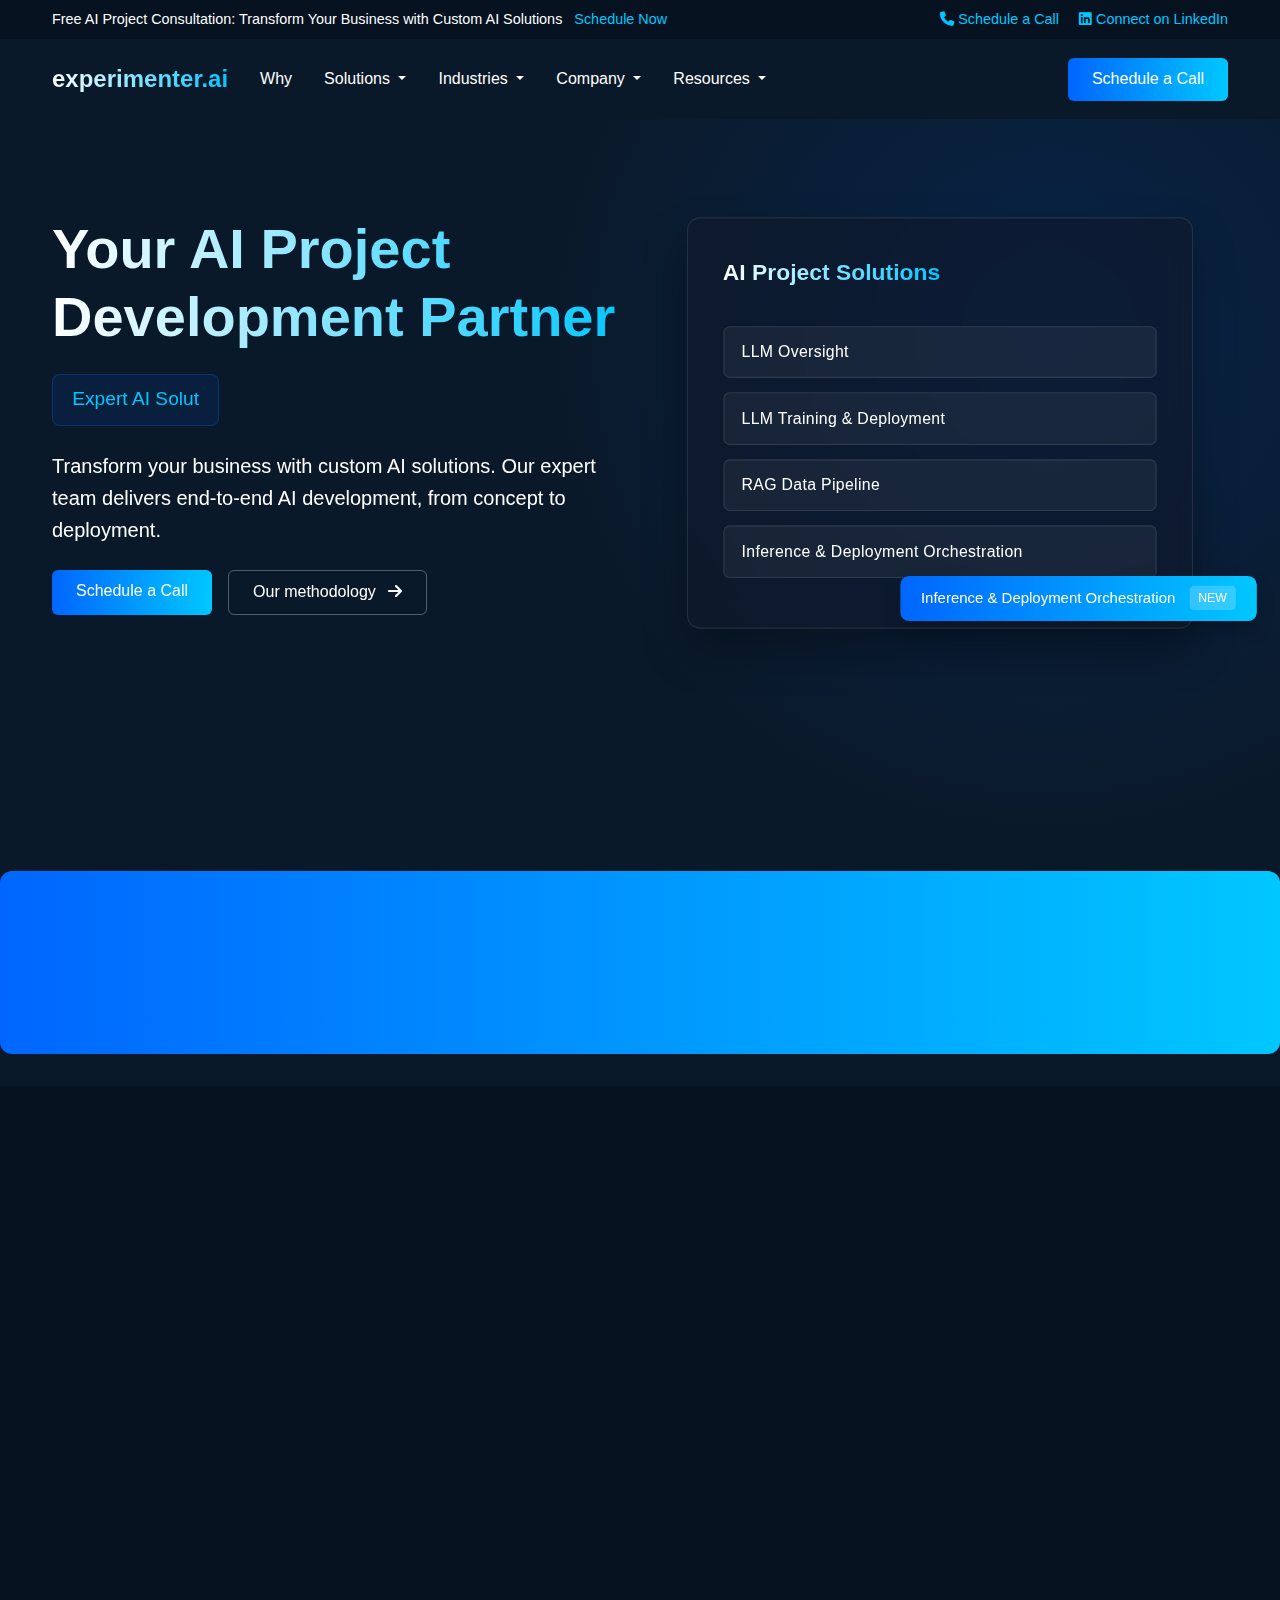
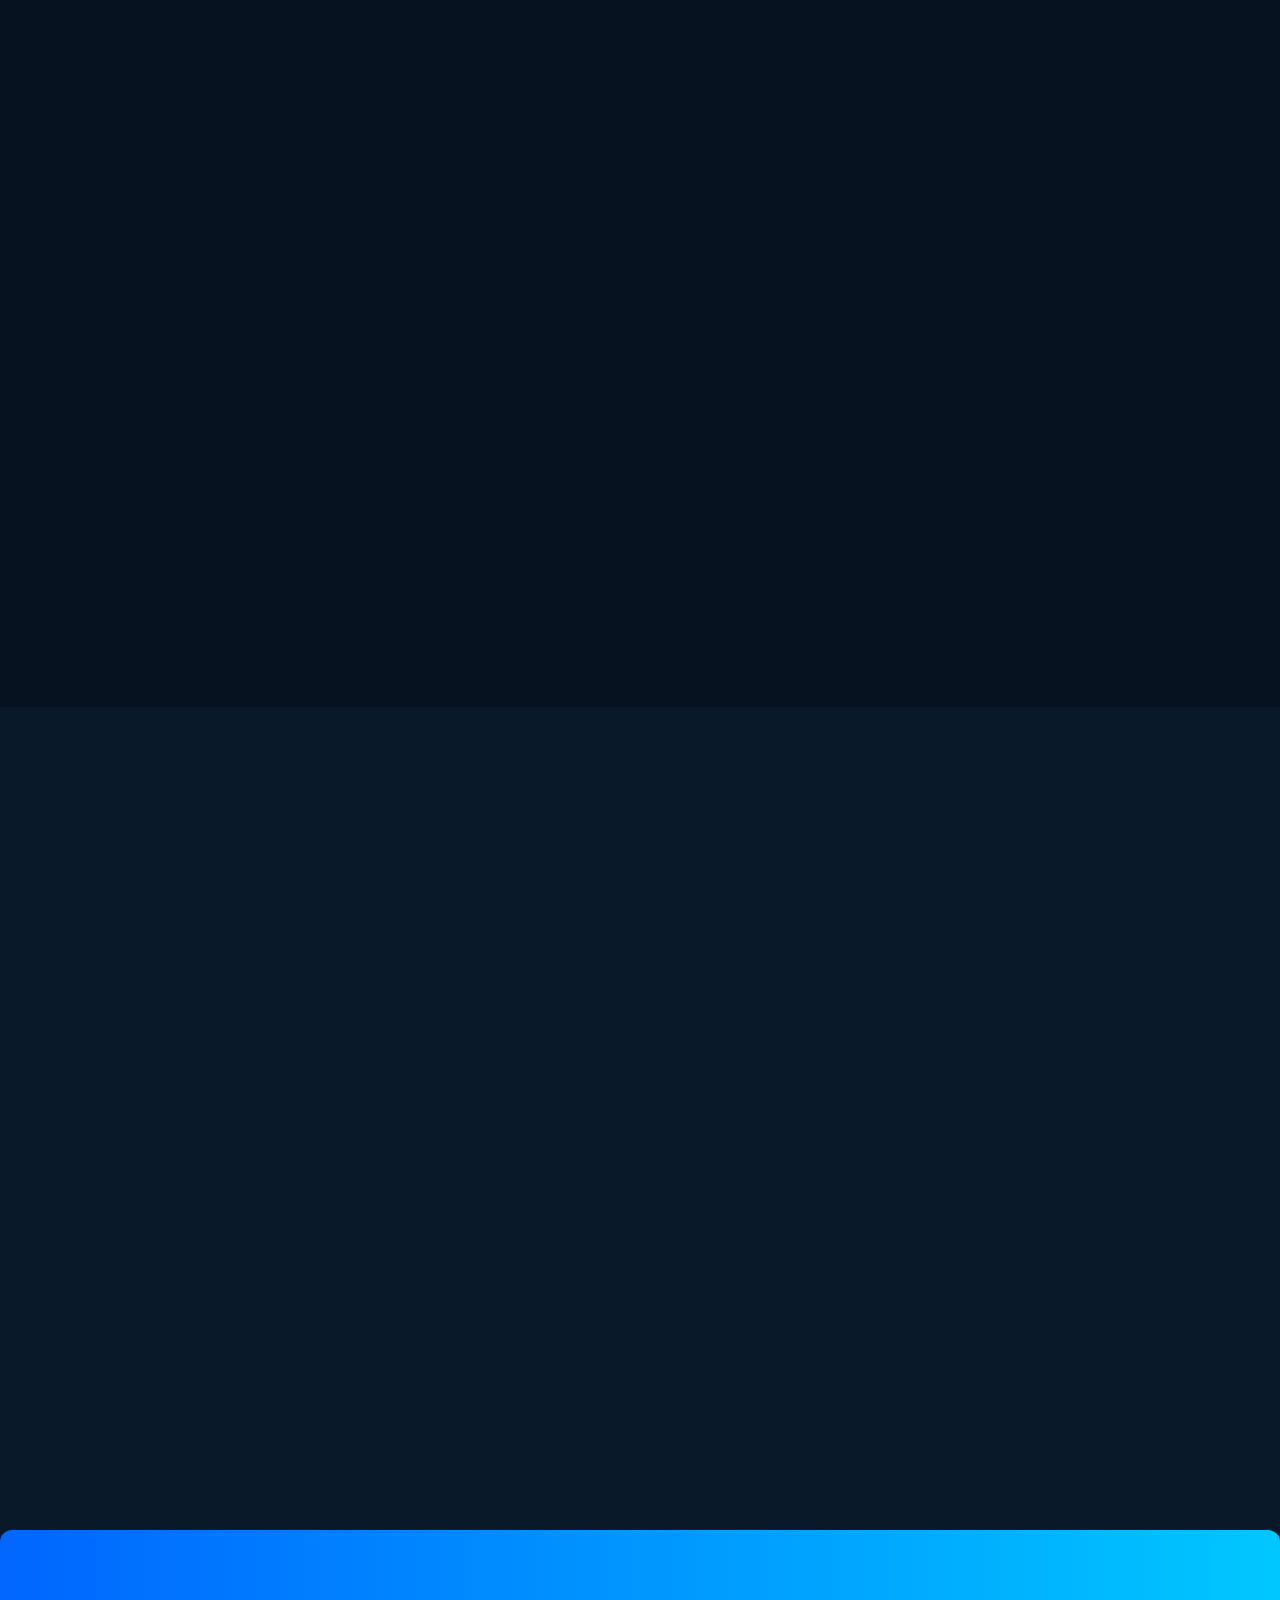
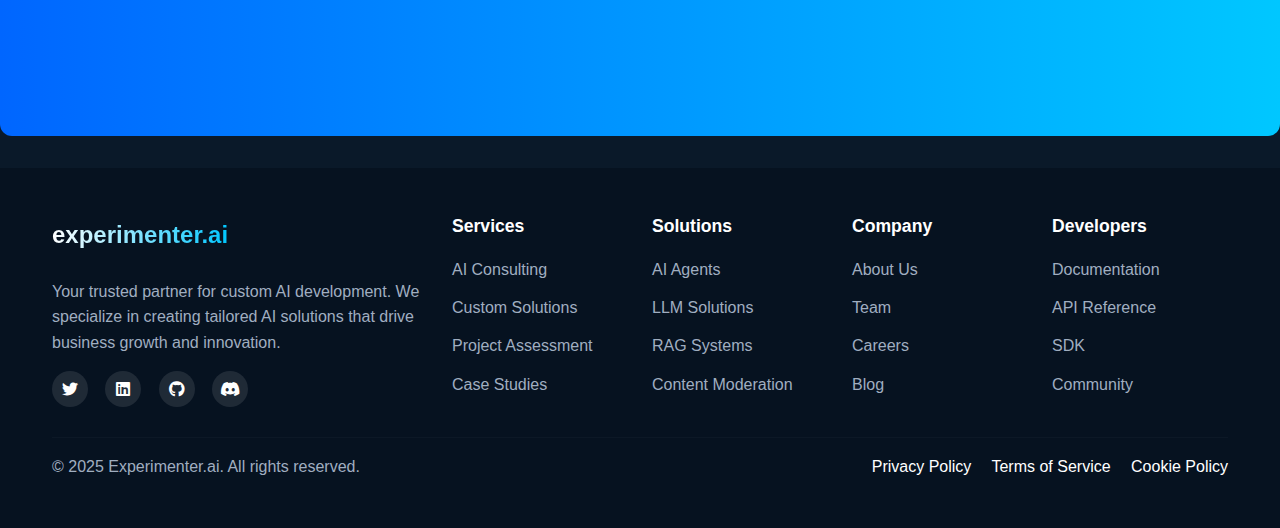
<file: index.html>
<!DOCTYPE html>
<html lang="en">
<head>
    <meta charset="UTF-8">
    <meta name="viewport" content="width=device-width, initial-scale=1.0">
    <base href="/">
    <title>Experimenter.ai - Your AI Project Development Partner</title>
    <link href="https://cdn.jsdelivr.net/npm/bootstrap@5.3.0/dist/css/bootstrap.min.css" rel="stylesheet">
    <link rel="stylesheet" href="https://cdnjs.cloudflare.com/ajax/libs/font-awesome/6.4.0/css/all.min.css">
    <link href="https://unpkg.com/aos@2.3.1/dist/aos.css" rel="stylesheet">
    <link rel="stylesheet" href="assets/css/style.css">
</head>
<body>
    <!-- Top Banner -->
    <div class="top-banner">
        <div class="container">
            <div class="d-flex justify-content-between align-items-center">
                <div>
                    <span>Free AI Project Consultation: </span>
                    <span>Transform Your Business with Custom AI Solutions</span>
                    <a href="./company.html#contact" class="ms-2 watch-now">Schedule Now</a>
                </div>
                <div>
                    <a href="./company.html#contact" class="me-3"><i class="fas fa-phone"></i> Schedule a Call</a>
                    <a href="https://linkedin.com/company/experimenter-ai" target="_blank"><i class="fab fa-linkedin"></i> Connect on LinkedIn</a>
                </div>
            </div>
        </div>
    </div>

    <!-- Navigation -->
    <nav class="navbar navbar-expand-lg navbar-dark">
        <div class="container">
            <a class="navbar-brand" href="index.html">
                <span class="logo-text">experimenter.ai</span>
            </a>
            <button class="navbar-toggler" type="button" data-bs-toggle="collapse" data-bs-target="#navbarNav" aria-controls="navbarNav" aria-expanded="false" aria-label="Toggle navigation">
                <span class="navbar-toggler-icon"></span>
            </button>
            <div class="collapse navbar-collapse" id="navbarNav">
                <ul class="navbar-nav me-auto">
                    <li class="nav-item">
                        <a class="nav-link" href="why.html">Why</a>
                    </li>
                    <li class="nav-item dropdown">
                        <a class="nav-link dropdown-toggle" href="#" id="solutionsDropdown" role="button" data-bs-toggle="dropdown" aria-expanded="false">
                            Solutions
                        </a>
                        <ul class="dropdown-menu" aria-labelledby="solutionsDropdown">
                            <li><a class="dropdown-item" href="./solutions.html#llm-solutions">LLM Solutions</a></li>
                            <li><a class="dropdown-item" href="./solutions.html#rag-systems">RAG Systems</a></li>
                            <li><a class="dropdown-item" href="./solutions.html#content-moderation">Content Moderation</a></li>
                            <li><hr class="dropdown-divider"></li>
                            <li><a class="dropdown-item" href="./solutions.html#custom-solutions">Custom Solutions</a></li>
                        </ul>
                    </li>
                    <li class="nav-item dropdown">
                        <a class="nav-link dropdown-toggle" href="#" id="industriesDropdown" role="button" data-bs-toggle="dropdown" aria-expanded="false">
                            Industries
                        </a>
                        <ul class="dropdown-menu" aria-labelledby="industriesDropdown">
                            <li><a class="dropdown-item" href="./industries.html#healthcare">Healthcare</a></li>
                            <li><a class="dropdown-item" href="./industries.html#finance">Finance</a></li>
                            <li><a class="dropdown-item" href="./industries.html#retail">Retail</a></li>
                            <li><a class="dropdown-item" href="./industries.html#manufacturing">Manufacturing</a></li>
                            <li><a class="dropdown-item" href="./industries.html#education">Education</a></li>
                            <li><a class="dropdown-item" href="./industries.html#legal">Legal</a></li>
                        </ul>
                    </li>
                    <li class="nav-item dropdown">
                        <a class="nav-link dropdown-toggle" href="#" id="companyDropdown" role="button" data-bs-toggle="dropdown" aria-expanded="false">
                            Company
                        </a>
                        <ul class="dropdown-menu" aria-labelledby="companyDropdown">
                            <li><a class="dropdown-item" href="./company.html#about">About Us</a></li>
                            <li><a class="dropdown-item" href="./company.html#team">Team</a></li>
                            <li><a class="dropdown-item" href="./careers.html">Careers</a></li>
                            <li><a class="dropdown-item" href="./blog.html">Blog</a></li>
                        </ul>
                    </li>
                    <li class="nav-item dropdown">
                        <a class="nav-link dropdown-toggle" href="#" id="resourcesDropdown" role="button" data-bs-toggle="dropdown" aria-expanded="false">
                            Resources
                        </a>
                        <ul class="dropdown-menu" aria-labelledby="resourcesDropdown">
                            <li><a class="dropdown-item" href="./resources.html#case-studies">Case Studies</a></li>
                            <li><a class="dropdown-item" href="./resources.html#white-papers">White Papers</a></li>
                            <li><a class="dropdown-item" href="./blog.html">Blog</a></li>
                        </ul>
                    </li>
                </ul>
                <div class="d-flex align-items-center">
                    <a href="./company.html#contact" class="btn btn-primary">Schedule a Call</a>
                </div>
            </div>
        </div>
    </nav>

    <!-- Hero Section -->
    <section class="hero-section">
        <div class="container">
            <div class="row align-items-center">
                <div class="col-lg-6" data-aos="fade-right" data-aos-duration="1000">
                    <h1 class="display-4 fw-bold mb-4">Your AI Project Development Partner</h1>
                    <div class="feature-highlight mb-4">
                        <span>Expert AI Solutions & Consulting</span>
                    </div>
                    <p class="lead mb-4">Transform your business with custom AI solutions. Our expert team delivers end-to-end AI development, from concept to deployment.</p>
                    <div class="d-flex flex-wrap">
                        <a href="./company.html#contact" class="btn btn-primary me-3 mb-3">Schedule a Call</a>
                        <a href="./why.html#methodology" class="btn btn-outline-light mb-3">Our methodology <i class="fas fa-arrow-right ms-2"></i></a>
                    </div>
                </div>
                <div class="col-lg-6" data-aos="fade-left" data-aos-duration="1000">
                    <div class="platform-visual">
                        <div class="platform-card">
                            <div class="platform-logo">
                                <span class="logo-text">AI Project Solutions</span>                    </div>
                            <div class="platform-features">
                                <div class="feature">LLM Oversight</div>
                                <div class="feature">LLM Training & Deployment</div>
                                <div class="feature">RAG Data Pipeline</div>
                                <div class="feature">Inference & Deployment Orchestration</div>
                            </div>
                        </div>
                        <div class="platform-badge">
                            <div class="badge-content">
                                <span>Inference & Deployment Orchestration</span>
                                <span class="badge-tag">NEW</span>
                            </div>
                        </div>
                    </div>
                </div>
            </div>
        </div>
    </section>

    <!-- CTA Section -->
    <section class="cta-section py-5">
        <div class="container">
            <div class="row align-items-center" data-aos="fade-up">
                <div class="col-lg-8">
                    <h2 class="mb-3">Ready to Start Your AI Project?</h2>
                    <p class="lead mb-0">Let's discuss your AI needs and create a custom solution for your business.</p>
                </div>
                <div class="col-lg-4 text-lg-end">
                    <a href="./company.html#contact" class="btn btn-primary">Schedule a Call</a>
                </div>
            </div>
        </div>
    </section>

    <!-- General Solutions Section -->
    <section class="general-solutions-section py-5">
        <div class="container">
            <div class="text-center mb-5" data-aos="fade-up">
                <h2 class="section-title">AI Solutions Portfolio</h2>
                <p class="section-subtitle">Proven AI solutions that drive business transformation</p>
            </div>
            <div class="row row-cols-1 row-cols-md-2 row-cols-lg-3 g-4">
                <div class="col" data-aos="fade-up" data-aos-delay="100">
                    <div class="solution-showcase-card h-100">
                        <div class="solution-icon">
                            <i class="fas fa-brain"></i>
                        </div>
                        <h3>LLM Solutions</h3>
                        <ul class="solution-features">
                            <li>Custom LLM development</li>
                            <li>Model fine-tuning</li>
                            <li>Prompt engineering</li>
                            <li>Enterprise LLM deployment</li>
                        </ul>
                    </div>
                </div>
                <div class="col" data-aos="fade-up" data-aos-delay="200">
                    <div class="solution-showcase-card h-100">
                        <div class="solution-icon">
                            <i class="fas fa-database"></i>
                        </div>
                        <h3>RAG Systems</h3>
                        <ul class="solution-features">
                            <li>Knowledge base integration</li>
                            <li>Vector search optimization</li>
                            <li>Context-aware responses</li>
                            <li>Real-time data retrieval</li>
                        </ul>
                    </div>
                </div>
                <div class="col" data-aos="fade-up" data-aos-delay="300">
                    <div class="solution-showcase-card h-100">
                        <div class="solution-icon">
                            <i class="fas fa-shield-alt"></i>
                        </div>
                        <h3>Content Moderation</h3>
                        <ul class="solution-features">
                            <li>AI-powered content filtering</li>
                            <li>Real-time moderation</li>
                            <li>Multi-modal analysis</li>
                            <li>Custom policy enforcement</li>
                        </ul>
                    </div>
                </div>
            </div>
        </div>
    </section>

    <!-- Industries Section -->
    <section class="industries-section py-5">
        <div class="container">
            <div class="text-center mb-5" data-aos="fade-up">
                <h2 class="section-title">Industry Expertise</h2>
                <p class="section-subtitle">Delivering custom AI solutions across sectors</p>
            </div>
            <div class="row g-4">
                <div class="col-md-4" data-aos="fade-up" data-aos-delay="100">
                    <div class="industry-card">
                        <div class="industry-icon">
                            <i class="fas fa-hospital"></i>
                        </div>
                        <h3>Healthcare</h3>
                        <p>Transforming patient care and medical research with AI.</p>
                    </div>
                </div>
                <div class="col-md-4" data-aos="fade-up" data-aos-delay="200">
                    <div class="industry-card">
                        <div class="industry-icon">
                            <i class="fas fa-landmark"></i>
                        </div>
                        <h3>Finance</h3>
                        <p>Revolutionizing financial services with intelligent automation.</p>
                    </div>
                </div>
                <div class="col-md-4" data-aos="fade-up" data-aos-delay="300">
                    <div class="industry-card">
                        <div class="industry-icon">
                            <i class="fas fa-shopping-cart"></i>
                        </div>
                        <h3>Retail</h3>
                        <p>Enhancing customer experiences and optimizing operations.</p>
                    </div>
                </div>
                <div class="col-md-4" data-aos="fade-up" data-aos-delay="400">
                    <div class="industry-card">
                        <div class="industry-icon">
                            <i class="fas fa-industry"></i>
                        </div>
                        <h3>Manufacturing</h3>
                        <p>Improving efficiency and quality with AI-driven insights.</p>
                    </div>
                </div>
                <div class="col-md-4" data-aos="fade-up" data-aos-delay="500">
                    <div class="industry-card">
                        <div class="industry-icon">
                            <i class="fas fa-graduation-cap"></i>
                        </div>
                        <h3>Education</h3>
                        <p>Personalizing learning experiences and automating administrative tasks.</p>
                    </div>
                </div>
                <div class="col-md-4" data-aos="fade-up" data-aos-delay="600">
                    <div class="industry-card">
                        <div class="industry-icon">
                            <i class="fas fa-gavel"></i>
                        </div>
                        <h3>Legal</h3>
                        <p>Streamlining legal processes and enhancing document analysis.</p>
                    </div>
                </div>
            </div>
        </div>
    </section>

    <!-- CTA Section -->
    <section class="cta-section py-5">
        <div class="container">
            <div class="row align-items-center">
                <div class="col-lg-8" data-aos="fade-right">
                    <h2 class="mb-3">Ready to Discuss Your AI Project?</h2>
                    <p class="lead mb-4">Let's explore how our custom AI solutions can drive your business forward.</p>
                </div>
                <div class="col-lg-4 text-lg-end" data-aos="fade-left">
                    <a href="./company.html#contact" class="btn btn-primary btn-lg">Schedule a Call</a>
                </div>
            </div>
        </div>
    </section>

    <!-- Footer -->
    <footer class="footer py-5">
        <div class="container">
            <div class="row">
                <div class="col-lg-4 mb-4 mb-lg-0">
                    <a href="index.html" class="footer-brand">
                        <span class="logo-text">experimenter.ai</span>
                    </a>
                    <p class="mt-3">Your trusted partner for custom AI development. We specialize in creating tailored AI solutions that drive business growth and innovation.</p>
                    <div class="social-links mt-3">
                        <a href="https://twitter.com/experimenter_ai" target="_blank"><i class="fab fa-twitter"></i></a>
                        <a href="https://linkedin.com/company/experimenter-ai" target="_blank"><i class="fab fa-linkedin"></i></a>
                        <a href="https://github.com/experimenter-ai" target="_blank"><i class="fab fa-github"></i></a>
                        <a href="https://discord.gg/experimenter-ai" target="_blank"><i class="fab fa-discord"></i></a>
                    </div>
                </div>
                <div class="col-6 col-md-3 col-lg-2 mb-4 mb-md-0">
                    <h5>Services</h5>
                    <ul class="list-unstyled">
                        <li><a href="why.html#consulting">AI Consulting</a></li>
                        <li><a href="solutions.html#custom-solutions">Custom Solutions</a></li>
                        <li><a href="why.html#assessment">Project Assessment</a></li>
                        <li><a href="resources.html#case-studies">Case Studies</a></li>
                    </ul>
                </div>
                <div class="col-6 col-md-3 col-lg-2 mb-4 mb-md-0">
                    <h5>Solutions</h5>
                    <ul class="list-unstyled">
                        <li><a href="solutions.html#ai-agents">AI Agents</a></li>
                        <li><a href="solutions.html#llm-solutions">LLM Solutions</a></li>
                        <li><a href="solutions.html#rag-systems">RAG Systems</a></li>
                        <li><a href="solutions.html#content-moderation">Content Moderation</a></li>
                    </ul>
                </div>
                <div class="col-6 col-md-3 col-lg-2 mb-4 mb-md-0">
                    <h5>Company</h5>
                    <ul class="list-unstyled">
                        <li><a href="company.html#about">About Us</a></li>
                        <li><a href="company.html#team">Team</a></li>
                        <li><a href="careers.html">Careers</a></li>
                        <li><a href="blog.html">Blog</a></li>
                    </ul>
                </div>
                <div class="col-6 col-md-3 col-lg-2 mb-4 mb-md-0">
                    <h5>Developers</h5>
                    <ul class="list-unstyled">
                        <li><a href="resources.html#documentation">Documentation</a></li>
                        <li><a href="resources.html#api-reference">API Reference</a></li>
                        <li><a href="resources.html#sdk">SDK</a></li>
                        <li><a href="resources.html#community">Community</a></li>
                    </ul>
                </div>
            </div>
            <hr class="mt-4 mb-3">
            <div class="row align-items-center">
                <div class="col-md-6 mb-3 mb-md-0">
                    <p class="mb-0">&copy; 2025 Experimenter.ai. All rights reserved.</p>
                </div>
                <div class="col-md-6 text-md-end">
                    <a href="./company.html#privacy" class="me-3">Privacy Policy</a>
                    <a href="./company.html#terms" class="me-3">Terms of Service</a>
                    <a href="./company.html#cookies">Cookie Policy</a>
                </div>
            </div>
        </div>
    </footer>

    <!-- Scripts -->
    <script src="https://cdn.jsdelivr.net/npm/bootstrap@5.3.0/dist/js/bootstrap.bundle.min.js"></script>
    <script src="https://unpkg.com/aos@2.3.1/dist/aos.js"></script>
    <script src="assets/js/main.js"></script>
</body>
</html>
</file>
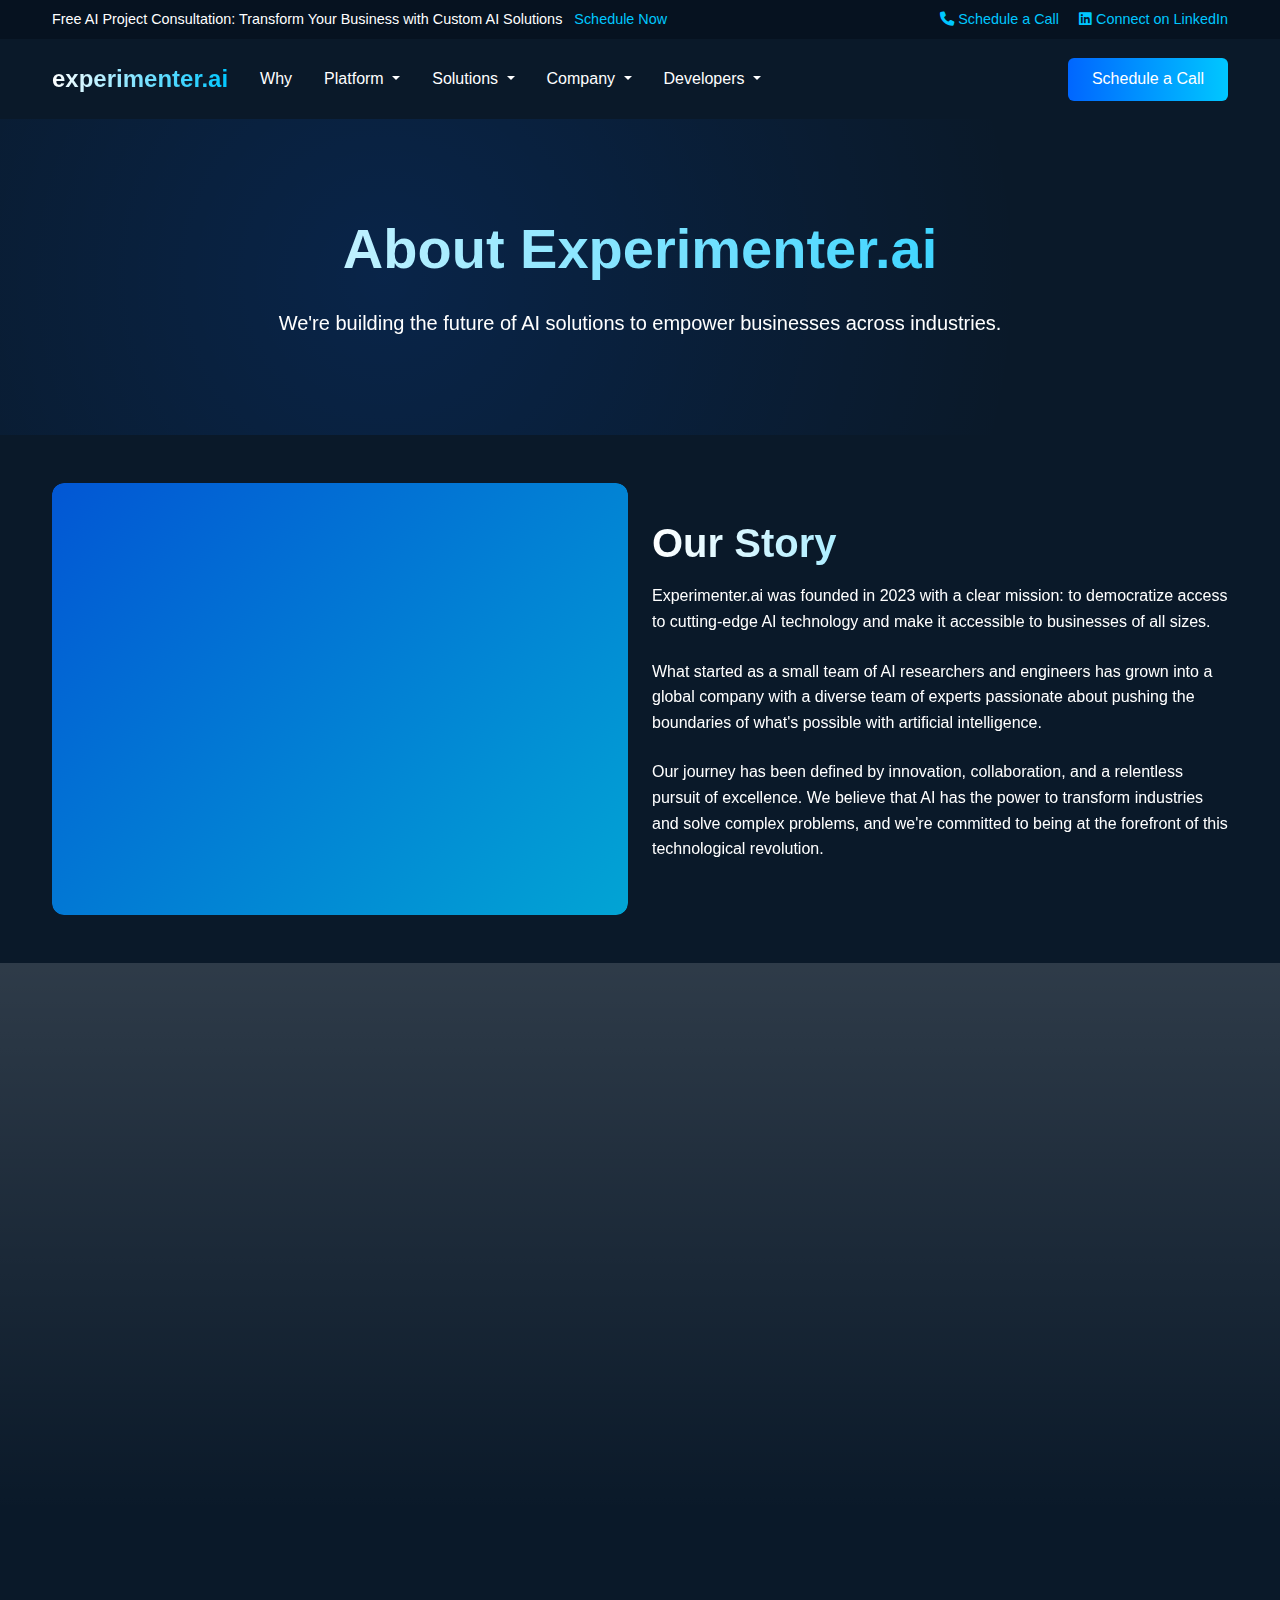
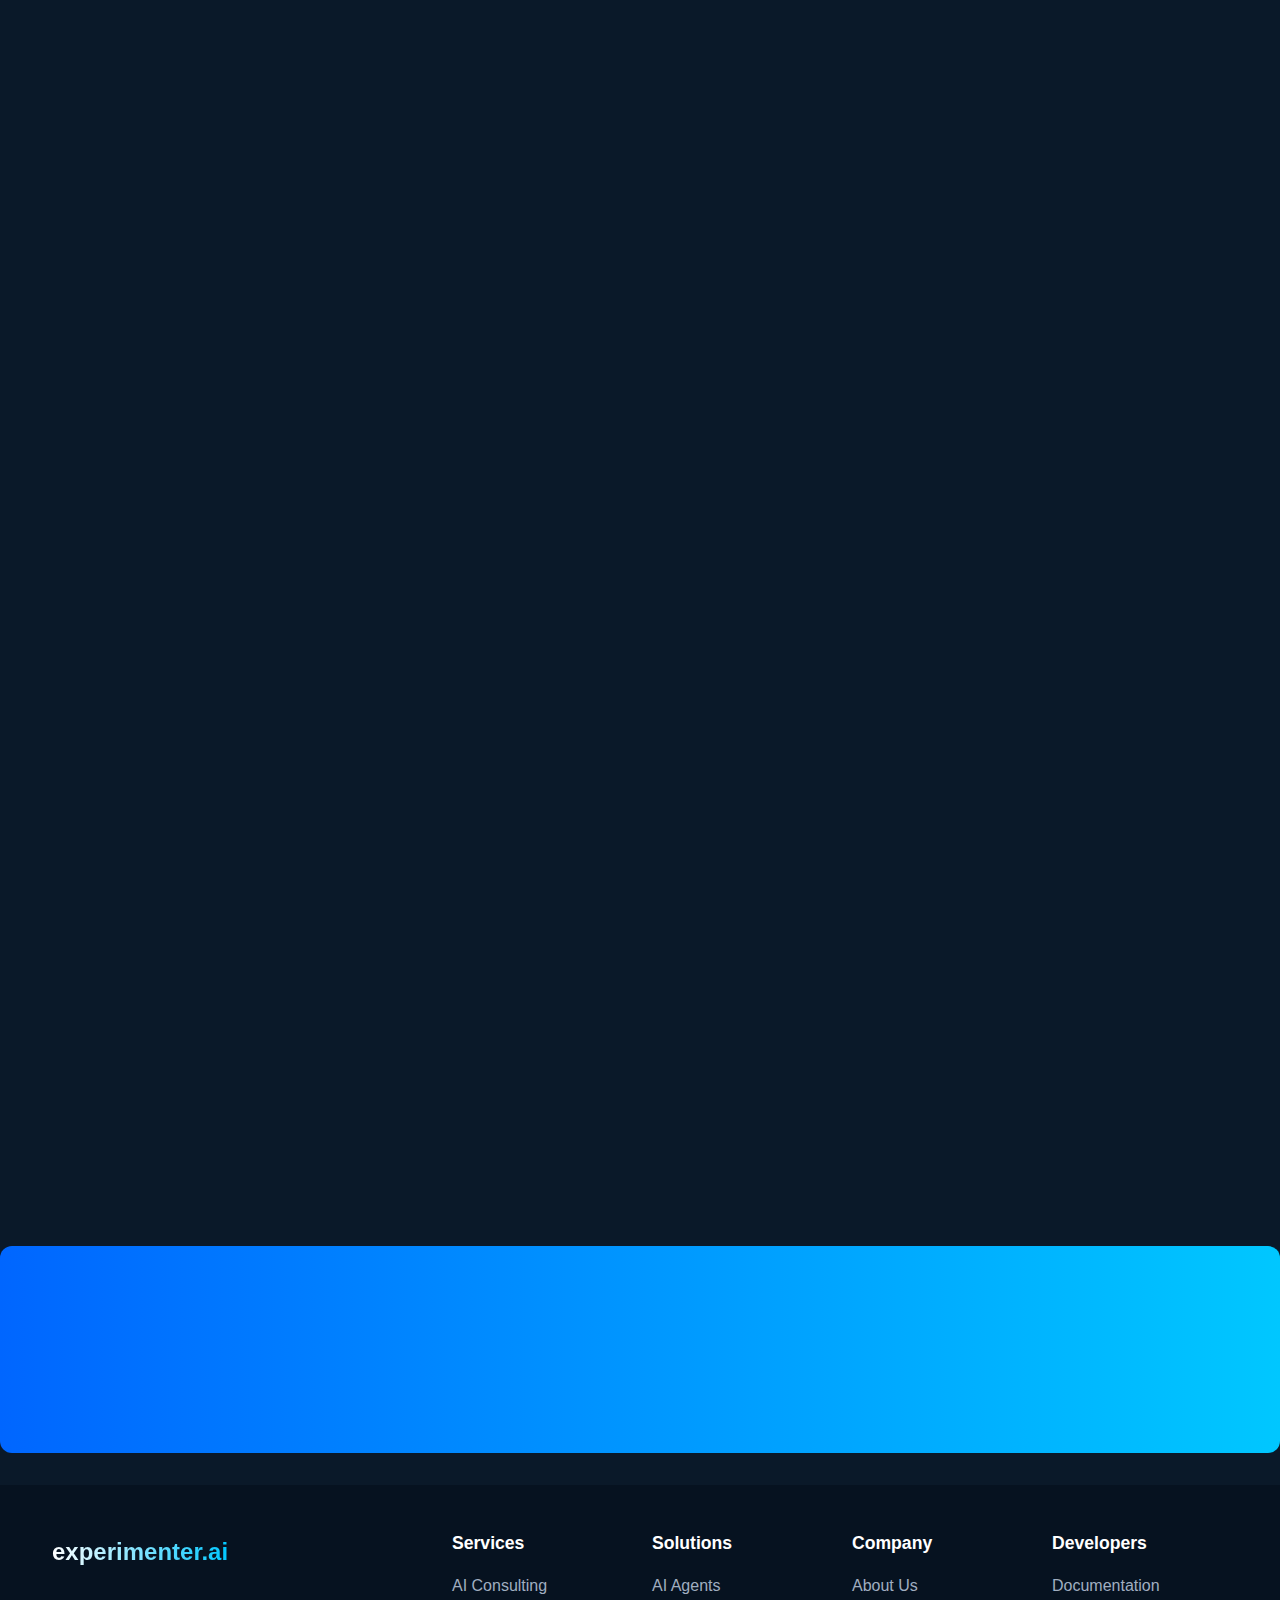
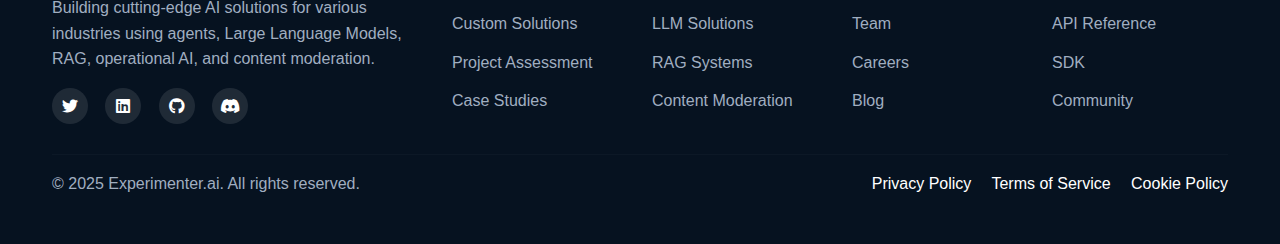
<file: about.html>
<!DOCTYPE html>
<html lang="en">
<head>
    <meta charset="UTF-8">
    <meta name="viewport" content="width=device-width, initial-scale=1.0">
    <title>About Us - Experimenter.ai</title>
    <link href="https://cdn.jsdelivr.net/npm/bootstrap@5.3.0/dist/css/bootstrap.min.css" rel="stylesheet">
    <link rel="stylesheet" href="https://cdnjs.cloudflare.com/ajax/libs/font-awesome/6.4.0/css/all.min.css">
    <link href="https://unpkg.com/aos@2.3.1/dist/aos.css" rel="stylesheet">
    <link rel="stylesheet" href="assets/css/style.css">
</head>
<body>
    <!-- Top Banner -->
    <div class="top-banner">
        <div class="container">
            <div class="d-flex justify-content-between align-items-center">
                <div>
                    <span>Free AI Project Consultation: </span>
                    <span>Transform Your Business with Custom AI Solutions</span>
                    <a href="#" class="ms-2 watch-now">Schedule Now</a>
                </div>
                <div>
                    <a href="#" class="me-3"><i class="fas fa-phone"></i> Schedule a Call</a>
                    <a href="#"><i class="fab fa-linkedin"></i> Connect on LinkedIn</a>
                </div>
            </div>
        </div>
    </div>

    <!-- Navigation -->
    <nav class="navbar navbar-expand-lg navbar-dark">
        <div class="container">
            <a class="navbar-brand" href="index.html">
                <span class="logo-text">experimenter.ai</span>
            </a>
            <button class="navbar-toggler" type="button" data-bs-toggle="collapse" data-bs-target="#navbarNav" aria-controls="navbarNav" aria-expanded="false" aria-label="Toggle navigation">
                <span class="navbar-toggler-icon"></span>
            </button>
            <div class="collapse navbar-collapse" id="navbarNav">
                <ul class="navbar-nav me-auto">
                    <li class="nav-item">
                        <a class="nav-link" href="#">Why</a>
                    </li>
                    <li class="nav-item dropdown">
                        <a class="nav-link dropdown-toggle" href="#" id="platformDropdown" role="button" data-bs-toggle="dropdown" aria-expanded="false">
                            Platform
                        </a>
                        <ul class="dropdown-menu" aria-labelledby="platformDropdown">
                            <li><a class="dropdown-item" href="#">Overview</a></li>
                            <li><a class="dropdown-item" href="#">Features</a></li>
                            <li><a class="dropdown-item" href="#">Pricing</a></li>
                        </ul>
                    </li>
                    <li class="nav-item dropdown">
                        <a class="nav-link dropdown-toggle" href="#" id="solutionsDropdown" role="button" data-bs-toggle="dropdown" aria-expanded="false">
                            Solutions
                        </a>
                        <ul class="dropdown-menu" aria-labelledby="solutionsDropdown">
                            <li><a class="dropdown-item" href="#">AI Agents</a></li>
                            <li><a class="dropdown-item" href="#">LLM Solutions</a></li>
                            <li><a class="dropdown-item" href="#">RAG Systems</a></li>
                            <li><a class="dropdown-item" href="#">Content Moderation</a></li>
                        </ul>
                    </li>
                    <li class="nav-item dropdown">
                        <a class="nav-link dropdown-toggle active" href="#" id="companyDropdown" role="button" data-bs-toggle="dropdown" aria-expanded="false">
                            Company
                        </a>
                        <ul class="dropdown-menu" aria-labelledby="companyDropdown">
                            <li><a class="dropdown-item active" href="about.html">About Us</a></li>
                            <li><a class="dropdown-item" href="#">Team</a></li>
                            <li><a class="dropdown-item" href="#">Careers</a></li>
                            <li><a class="dropdown-item" href="#">Blog</a></li>
                        </ul>
                    </li>
                    <li class="nav-item dropdown">
                        <a class="nav-link dropdown-toggle" href="#" id="developersDropdown" role="button" data-bs-toggle="dropdown" aria-expanded="false">
                            Developers
                        </a>
                        <ul class="dropdown-menu" aria-labelledby="developersDropdown">
                            <li><a class="dropdown-item" href="#">Documentation</a></li>
                            <li><a class="dropdown-item" href="#">API Reference</a></li>
                            <li><a class="dropdown-item" href="#">SDK</a></li>
                            <li><a class="dropdown-item" href="#">Community</a></li>
                        </ul>
                    </li>
                </ul>
                <div class="d-flex">
                    <a href="#" class="btn btn-primary">Schedule a Call</a>
                </div>
            </div>
        </div>
    </nav>

    <!-- Page Header -->
    <section class="page-header">
        <div class="container">
            <div class="row">
                <div class="col-lg-12 text-center" data-aos="fade-up">
                    <h1 class="display-4 fw-bold mb-4">About Experimenter.ai</h1>
                    <p class="lead mb-5">We're building the future of AI solutions to empower businesses across industries.</p>
                </div>
            </div>
        </div>
    </section>

    <!-- Our Story Section -->
    <section class="about-story py-5">
        <div class="container">
            <div class="row align-items-center">
                <div class="col-lg-6 mb-4 mb-lg-0" data-aos="fade-right">
                    <div class="about-image">
                        <div class="image-container">
                            <div class="image-bg"></div>
                        </div>
                    </div>
                </div>
                <div class="col-lg-6" data-aos="fade-left">
                    <h2 class="section-title">Our Story</h2>
                    <p class="mb-4">Experimenter.ai was founded in 2023 with a clear mission: to democratize access to cutting-edge AI technology and make it accessible to businesses of all sizes.</p>
                    <p class="mb-4">What started as a small team of AI researchers and engineers has grown into a global company with a diverse team of experts passionate about pushing the boundaries of what's possible with artificial intelligence.</p>
                    <p>Our journey has been defined by innovation, collaboration, and a relentless pursuit of excellence. We believe that AI has the power to transform industries and solve complex problems, and we're committed to being at the forefront of this technological revolution.</p>
                </div>
            </div>
        </div>
    </section>

    <!-- Our Mission Section -->
    <section class="about-mission py-5 bg-gradient">
        <div class="container">
            <div class="row">
                <div class="col-lg-12 text-center" data-aos="fade-up">
                    <h2 class="section-title">Our Mission</h2>
                    <p class="lead mb-5">To empower organizations with intelligent AI solutions that drive innovation, efficiency, and growth.</p>
                </div>
            </div>
            <div class="row g-4">
                <div class="col-md-4" data-aos="fade-up" data-aos-delay="100">
                    <div class="mission-card">
                        <div class="mission-icon">
                            <i class="fas fa-lightbulb"></i>
                        </div>
                        <h3>Innovation</h3>
                        <p>We're constantly pushing the boundaries of what's possible with AI, developing new approaches and solutions that address complex challenges.</p>
                    </div>
                </div>
                <div class="col-md-4" data-aos="fade-up" data-aos-delay="200">
                    <div class="mission-card">
                        <div class="mission-icon">
                            <i class="fas fa-users"></i>
                        </div>
                        <h3>Collaboration</h3>
                        <p>We believe in the power of collaboration, working closely with our clients and partners to create solutions that meet their specific needs.</p>
                    </div>
                </div>
                <div class="col-md-4" data-aos="fade-up" data-aos-delay="300">
                    <div class="mission-card">
                        <div class="mission-icon">
                            <i class="fas fa-shield-alt"></i>
                        </div>
                        <h3>Responsibility</h3>
                        <p>We're committed to developing AI responsibly, with a focus on ethics, transparency, and the well-being of society.</p>
                    </div>
                </div>
            </div>
        </div>
    </section>

    <!-- Our Values Section -->
    <section class="about-values py-5">
        <div class="container">
            <div class="row">
                <div class="col-lg-12 text-center mb-5" data-aos="fade-up">
                    <h2 class="section-title">Our Values</h2>
                    <p class="section-subtitle">The principles that guide everything we do</p>
                </div>
            </div>
            <div class="row g-4">
                <div class="col-md-6 col-lg-3" data-aos="fade-up" data-aos-delay="100">
                    <div class="value-card">
                        <div class="value-number">01</div>
                        <h3>Customer Focus</h3>
                        <p>We put our customers at the center of everything we do, focusing on their needs and success.</p>
                    </div>
                </div>
                <div class="col-md-6 col-lg-3" data-aos="fade-up" data-aos-delay="200">
                    <div class="value-card">
                        <div class="value-number">02</div>
                        <h3>Excellence</h3>
                        <p>We strive for excellence in all aspects of our work, from research and development to customer service.</p>
                    </div>
                </div>
                <div class="col-md-6 col-lg-3" data-aos="fade-up" data-aos-delay="300">
                    <div class="value-card">
                        <div class="value-number">03</div>
                        <h3>Integrity</h3>
                        <p>We act with integrity and transparency, building trust with our customers, partners, and employees.</p>
                    </div>
                </div>
                <div class="col-md-6 col-lg-3" data-aos="fade-up" data-aos-delay="400">
                    <div class="value-card">
                        <div class="value-number">04</div>
                        <h3>Innovation</h3>
                        <p>We embrace innovation and creative thinking, constantly seeking new ways to solve problems and create value.</p>
                    </div>
                </div>
            </div>
        </div>
    </section>

    <!-- Team Section -->
    <section class="about-team py-5 bg-light-dark">
        <div class="container">
            <div class="row">
                <div class="col-lg-12 text-center mb-5" data-aos="fade-up">
                    <h2 class="section-title">Our Leadership Team</h2>
                    <p class="section-subtitle">Meet the experts behind Experimenter.ai</p>
                </div>
            </div>
            <div class="row g-4">
                <div class="col-md-6 col-lg-3" data-aos="fade-up" data-aos-delay="100">
                    <div class="team-card">
                        <div class="team-image">
                            <div class="image-placeholder"></div>
                        </div>
                        <div class="team-info">
                            <h3>Alex Johnson</h3>
                            <p class="position">CEO & Co-Founder</p>
                            <p class="bio">With over 15 years of experience in AI and machine learning, Alex leads our company's vision and strategy.</p>
                            <div class="social-links">
                                <a href="#"><i class="fab fa-linkedin"></i></a>
                                <a href="#"><i class="fab fa-twitter"></i></a>
                            </div>
                        </div>
                    </div>
                </div>
                <div class="col-md-6 col-lg-3" data-aos="fade-up" data-aos-delay="200">
                    <div class="team-card">
                        <div class="team-image">
                            <div class="image-placeholder"></div>
                        </div>
                        <div class="team-info">
                            <h3>Sophia Chen</h3>
                            <p class="position">CTO & Co-Founder</p>
                            <p class="bio">Sophia is a renowned AI researcher with a PhD from MIT, leading our technical innovation and research initiatives.</p>
                            <div class="social-links">
                                <a href="#"><i class="fab fa-linkedin"></i></a>
                                <a href="#"><i class="fab fa-github"></i></a>
                            </div>
                        </div>
                    </div>
                </div>
                <div class="col-md-6 col-lg-3" data-aos="fade-up" data-aos-delay="300">
                    <div class="team-card">
                        <div class="team-image">
                            <div class="image-placeholder"></div>
                        </div>
                        <div class="team-info">
                            <h3>Michael Rodriguez</h3>
                            <p class="position">Chief AI Officer</p>
                            <p class="bio">Michael oversees our AI strategy and ensures our solutions leverage the latest advancements in the field.</p>
                            <div class="social-links">
                                <a href="#"><i class="fab fa-linkedin"></i></a>
                                <a href="#"><i class="fab fa-twitter"></i></a>
                            </div>
                        </div>
                    </div>
                </div>
                <div class="col-md-6 col-lg-3" data-aos="fade-up" data-aos-delay="400">
                    <div class="team-card">
                        <div class="team-image">
                            <div class="image-placeholder"></div>
                        </div>
                        <div class="team-info">
                            <h3>Emily Wilson</h3>
                            <p class="position">Chief Product Officer</p>
                            <p class="bio">Emily leads our product strategy, ensuring our solutions meet the evolving needs of our customers.</p>
                            <div class="social-links">
                                <a href="#"><i class="fab fa-linkedin"></i></a>
                                <a href="#"><i class="fab fa-medium"></i></a>
                            </div>
                        </div>
                    </div>
                </div>
            </div>
        </div>
    </section>

    <!-- CTA Section -->
    <section class="cta-section py-5">
        <div class="container">
            <div class="row align-items-center">
                <div class="col-lg-8" data-aos="fade-right">
                    <h2 class="mb-3">Ready to Discuss Your AI Project?</h2>
                    <p class="lead mb-4">Let's explore how our custom AI solutions can drive your business forward.</p>
                </div>
                <div class="col-lg-4 text-lg-end" data-aos="fade-left">
                    <a href="#" class="btn btn-primary btn-lg">Schedule a Call</a>
                </div>
            </div>
        </div>
    </section>

    <!-- Footer -->
    <footer class="footer py-5">
        <div class="container">
            <div class="row">
                <div class="col-lg-4 mb-4 mb-lg-0">
                    <a href="index.html" class="footer-brand">
                        <span class="logo-text">experimenter.ai</span>
                    </a>
                    <p class="mt-3">Building cutting-edge AI solutions for various industries using agents, Large Language Models, RAG, operational AI, and content moderation.</p>
                    <div class="social-links mt-3">
                        <a href="#"><i class="fab fa-twitter"></i></a>
                        <a href="#"><i class="fab fa-linkedin"></i></a>
                        <a href="#"><i class="fab fa-github"></i></a>
                        <a href="#"><i class="fab fa-discord"></i></a>
                    </div>
                </div>
                <div class="col-6 col-md-3 col-lg-2 mb-4 mb-md-0">
                    <h5>Services</h5>
                    <ul class="list-unstyled">
                        <li><a href="#">AI Consulting</a></li>
                        <li><a href="#">Custom Solutions</a></li>
                        <li><a href="#">Project Assessment</a></li>
                        <li><a href="#">Case Studies</a></li>
                    </ul>
                </div>
                <div class="col-6 col-md-3 col-lg-2 mb-4 mb-md-0">
                    <h5>Solutions</h5>
                    <ul class="list-unstyled">
                        <li><a href="#">AI Agents</a></li>
                        <li><a href="#">LLM Solutions</a></li>
                        <li><a href="#">RAG Systems</a></li>
                        <li><a href="#">Content Moderation</a></li>
                    </ul>
                </div>
                <div class="col-6 col-md-3 col-lg-2 mb-4 mb-md-0">
                    <h5>Company</h5>
                    <ul class="list-unstyled">
                        <li><a href="about.html">About Us</a></li>
                        <li><a href="#">Team</a></li>
                        <li><a href="#">Careers</a></li>
                        <li><a href="#">Blog</a></li>
                    </ul>
                </div>
                <div class="col-6 col-md-3 col-lg-2 mb-4 mb-md-0">
                    <h5>Developers</h5>
                    <ul class="list-unstyled">
                        <li><a href="#">Documentation</a></li>
                        <li><a href="#">API Reference</a></li>
                        <li><a href="#">SDK</a></li>
                        <li><a href="#">Community</a></li>
                    </ul>
                </div>
            </div>
            <hr class="mt-4 mb-3">
            <div class="row align-items-center">
                <div class="col-md-6 mb-3 mb-md-0">
                    <p class="mb-0">&copy; 2025 Experimenter.ai. All rights reserved.</p>
                </div>
                <div class="col-md-6 text-md-end">
                    <a href="#" class="me-3">Privacy Policy</a>
                    <a href="#" class="me-3">Terms of Service</a>
                    <a href="#">Cookie Policy</a>
                </div>
            </div>
        </div>
    </footer>

    <!-- Scripts -->
    <script src="https://cdn.jsdelivr.net/npm/bootstrap@5.3.0/dist/js/bootstrap.bundle.min.js"></script>
    <script src="https://unpkg.com/aos@2.3.1/dist/aos.js"></script>
    <script src="assets/js/main.js"></script>
</body>
</html>
</file>
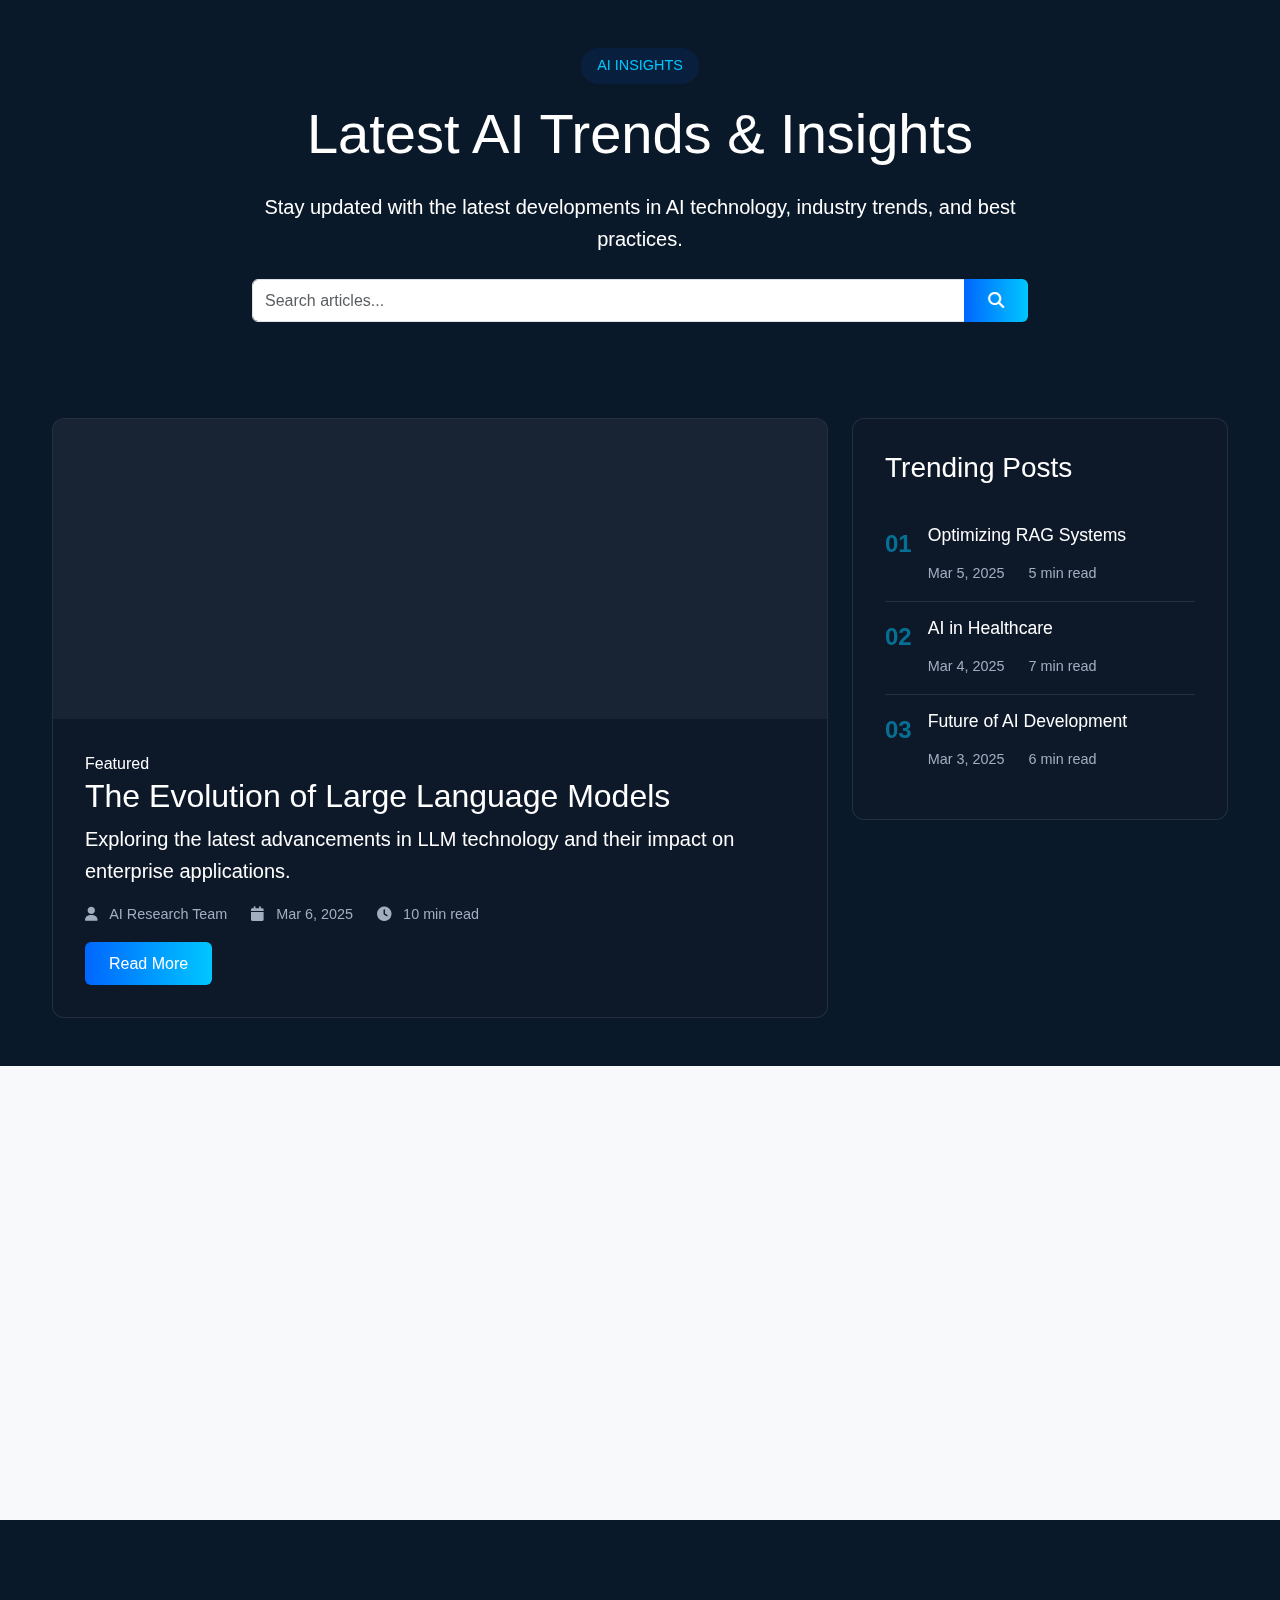
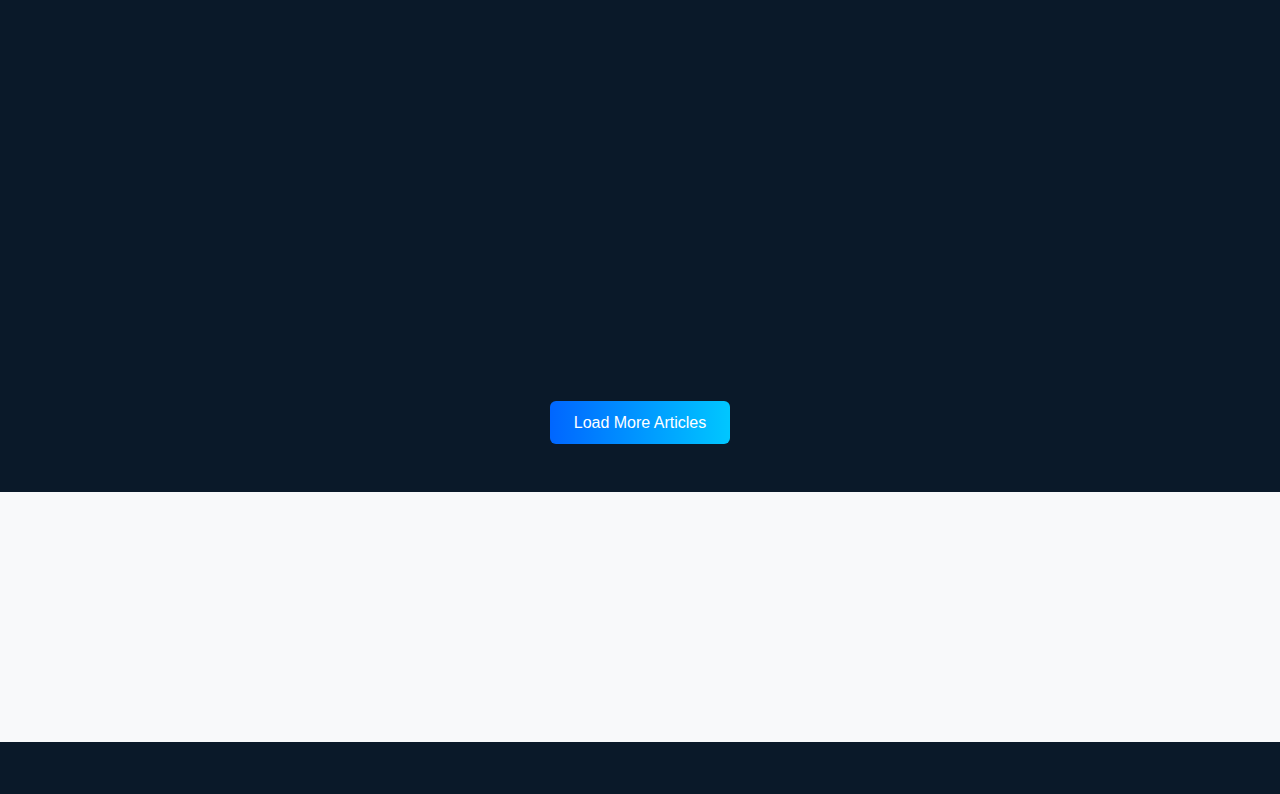
<file: blog.html>
<!DOCTYPE html>
<html lang="en">
<head>
    <meta charset="UTF-8">
    <meta name="viewport" content="width=device-width, initial-scale=1.0">
    <base href="/">
    <title>AI Insights Blog - Experimenter.ai</title>
    <link href="https://cdn.jsdelivr.net/npm/bootstrap@5.3.0/dist/css/bootstrap.min.css" rel="stylesheet">
    <link rel="stylesheet" href="https://cdnjs.cloudflare.com/ajax/libs/font-awesome/6.4.0/css/all.min.css">
    <link href="https://unpkg.com/aos@2.3.1/dist/aos.css" rel="stylesheet">
    <link rel="stylesheet" href="./assets/css/style.css">
</head>
<body>
    <!-- Include the same top banner and navigation as index.html -->

    <!-- Blog Hero Section -->
    <section class="blog-hero-section py-5">
        <div class="container">
            <div class="row align-items-center">
                <div class="col-lg-8 mx-auto text-center" data-aos="fade-up">
                    <div class="blog-tag mb-3">AI INSIGHTS</div>
                    <h1 class="display-4 mb-4">Latest AI Trends & Insights</h1>
                    <p class="lead mb-4">Stay updated with the latest developments in AI technology, industry trends, and best practices.</p>
                    <div class="search-box">
                        <div class="input-group">
                            <input type="text" class="form-control" placeholder="Search articles...">
                            <button class="btn btn-primary"><i class="fas fa-search"></i></button>
                        </div>
                    </div>
                </div>
            </div>
        </div>
    </section>

    <!-- Featured Posts -->
    <section class="featured-posts py-5">
        <div class="container">
            <div class="row">
                <div class="col-lg-8" data-aos="fade-up">
                    <div class="featured-post-card">
                        <div class="post-image">
                            <!-- Featured post image placeholder -->
                        </div>
                        <div class="post-content">
                            <div class="post-tag">Featured</div>
                            <h2>The Evolution of Large Language Models</h2>
                            <p class="lead">Exploring the latest advancements in LLM technology and their impact on enterprise applications.</p>
                            <div class="post-meta">
                                <span><i class="fas fa-user"></i> AI Research Team</span>
                                <span><i class="fas fa-calendar"></i> Mar 6, 2025</span>
                                <span><i class="fas fa-clock"></i> 10 min read</span>
                            </div>
                            <a href="./blog.html" class="btn btn-primary mt-3">Read More</a>
                        </div>
                    </div>
                </div>
                <div class="col-lg-4" data-aos="fade-up" data-aos-delay="100">
                    <div class="trending-posts">
                        <h3 class="mb-4">Trending Posts</h3>
                        <div class="trending-post">
                            <span class="number">01</span>
                            <div class="post-info">
                                <h4>Optimizing RAG Systems</h4>
                                <div class="post-meta">
                                    <span>Mar 5, 2025</span>
                                    <span>5 min read</span>
                                </div>
                            </div>
                        </div>
                        <div class="trending-post">
                            <span class="number">02</span>
                            <div class="post-info">
                                <h4>AI in Healthcare</h4>
                                <div class="post-meta">
                                    <span>Mar 4, 2025</span>
                                    <span>7 min read</span>
                                </div>
                            </div>
                        </div>
                        <div class="trending-post">
                            <span class="number">03</span>
                            <div class="post-info">
                                <h4>Future of AI Development</h4>
                                <div class="post-meta">
                                    <span>Mar 3, 2025</span>
                                    <span>6 min read</span>
                                </div>
                            </div>
                        </div>
                    </div>
                </div>
            </div>
        </div>
    </section>

    <!-- Categories Section -->
    <section class="categories-section py-5 bg-light">
        <div class="container">
            <h2 class="text-center mb-5" data-aos="fade-up">Browse by Category</h2>
            <div class="row g-4">
                <div class="col-md-4" data-aos="fade-up">
                    <div class="category-card">
                        <i class="fas fa-brain"></i>
                        <h3>AI Technology</h3>
                        <p>Latest developments in AI and machine learning</p>
                        <span class="post-count">15 articles</span>
                    </div>
                </div>
                <div class="col-md-4" data-aos="fade-up" data-aos-delay="100">
                    <div class="category-card">
                        <i class="fas fa-industry"></i>
                        <h3>Industry Solutions</h3>
                        <p>AI applications across different sectors</p>
                        <span class="post-count">12 articles</span>
                    </div>
                </div>
                <div class="col-md-4" data-aos="fade-up" data-aos-delay="200">
                    <div class="category-card">
                        <i class="fas fa-code"></i>
                        <h3>Technical Guides</h3>
                        <p>Implementation tips and best practices</p>
                        <span class="post-count">18 articles</span>
                    </div>
                </div>
            </div>
        </div>
    </section>

    <!-- Latest Posts Grid -->
    <section class="latest-posts py-5">
        <div class="container">
            <h2 class="text-center mb-5" data-aos="fade-up">Latest Articles</h2>
            <div class="row g-4">
                <div class="col-md-6 col-lg-4" data-aos="fade-up">
                    <div class="blog-card">
                        <div class="post-image">
                            <!-- Post image placeholder -->
                        </div>
                        <div class="post-content">
                            <div class="post-tag">Technical</div>
                            <h3>Implementing RAG Systems</h3>
                            <p>A step-by-step guide to building efficient RAG systems for enterprise use.</p>
                            <div class="post-meta">
                                <span><i class="fas fa-calendar"></i> Mar 6, 2025</span>
                                <span><i class="fas fa-clock"></i> 8 min read</span>
                            </div>
                            <a href="./blog.html" class="read-more">Read More <i class="fas fa-arrow-right"></i></a>
                        </div>
                    </div>
                </div>
                <div class="col-md-6 col-lg-4" data-aos="fade-up" data-aos-delay="100">
                    <div class="blog-card">
                        <div class="post-image">
                            <!-- Post image placeholder -->
                        </div>
                        <div class="post-content">
                            <div class="post-tag">Industry</div>
                            <h3>AI in Financial Services</h3>
                            <p>How AI is transforming the financial services industry.</p>
                            <div class="post-meta">
                                <span><i class="fas fa-calendar"></i> Mar 5, 2025</span>
                                <span><i class="fas fa-clock"></i> 6 min read</span>
                            </div>
                            <a href="./blog.html" class="read-more">Read More <i class="fas fa-arrow-right"></i></a>
                        </div>
                    </div>
                </div>
                <div class="col-md-6 col-lg-4" data-aos="fade-up" data-aos-delay="200">
                    <div class="blog-card">
                        <div class="post-image">
                            <!-- Post image placeholder -->
                        </div>
                        <div class="post-content">
                            <div class="post-tag">Research</div>
                            <h3>Future of AI Development</h3>
                            <p>Emerging trends and predictions in AI technology.</p>
                            <div class="post-meta">
                                <span><i class="fas fa-calendar"></i> Mar 4, 2025</span>
                                <span><i class="fas fa-clock"></i> 7 min read</span>
                            </div>
                            <a href="./blog.html" class="read-more">Read More <i class="fas fa-arrow-right"></i></a>
                        </div>
                    </div>
                </div>
            </div>
            <div class="text-center mt-5">
                <a href="./blog.html" class="btn btn-primary">Load More Articles</a>
            </div>
        </div>
    </section>

    <!-- Newsletter Section -->
    <section class="newsletter-section py-5 bg-light">
        <div class="container">
            <div class="row justify-content-center">
                <div class="col-lg-8 text-center" data-aos="fade-up">
                    <h2>Subscribe to Our Newsletter</h2>
                    <p class="lead mb-4">Get the latest AI insights and updates delivered to your inbox.</p>
                    <form class="newsletter-form">
                        <div class="input-group">
                            <input type="email" class="form-control" placeholder="Enter your email">
                            <button class="btn btn-primary">Subscribe</button>
                        </div>
                    </form>
                </div>
            </div>
        </div>
    </section>

    <!-- Include the same footer as index.html -->

    <script src="https://cdn.jsdelivr.net/npm/bootstrap@5.3.0/dist/js/bootstrap.bundle.min.js"></script>
    <script src="https://unpkg.com/aos@2.3.1/dist/aos.js"></script>
    <script>
        AOS.init();
    </script>
</body>
</html>
</file>
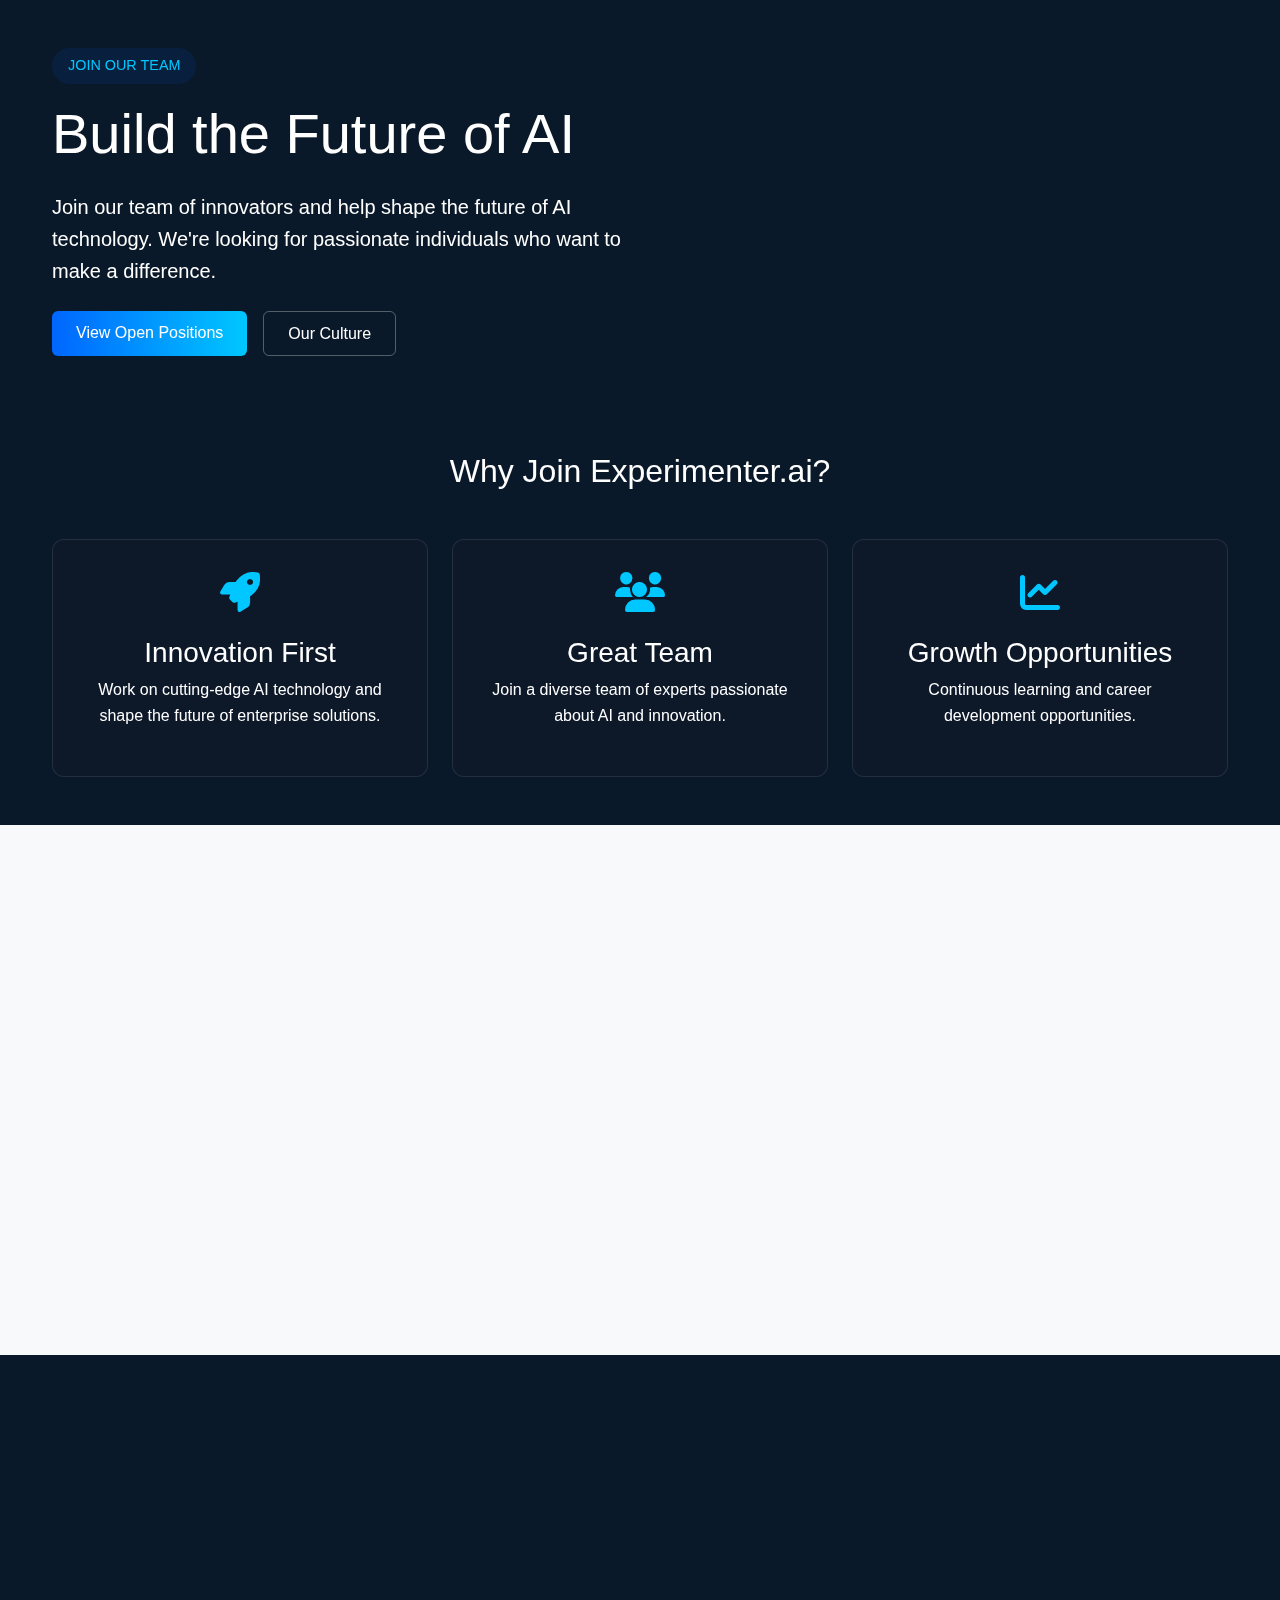
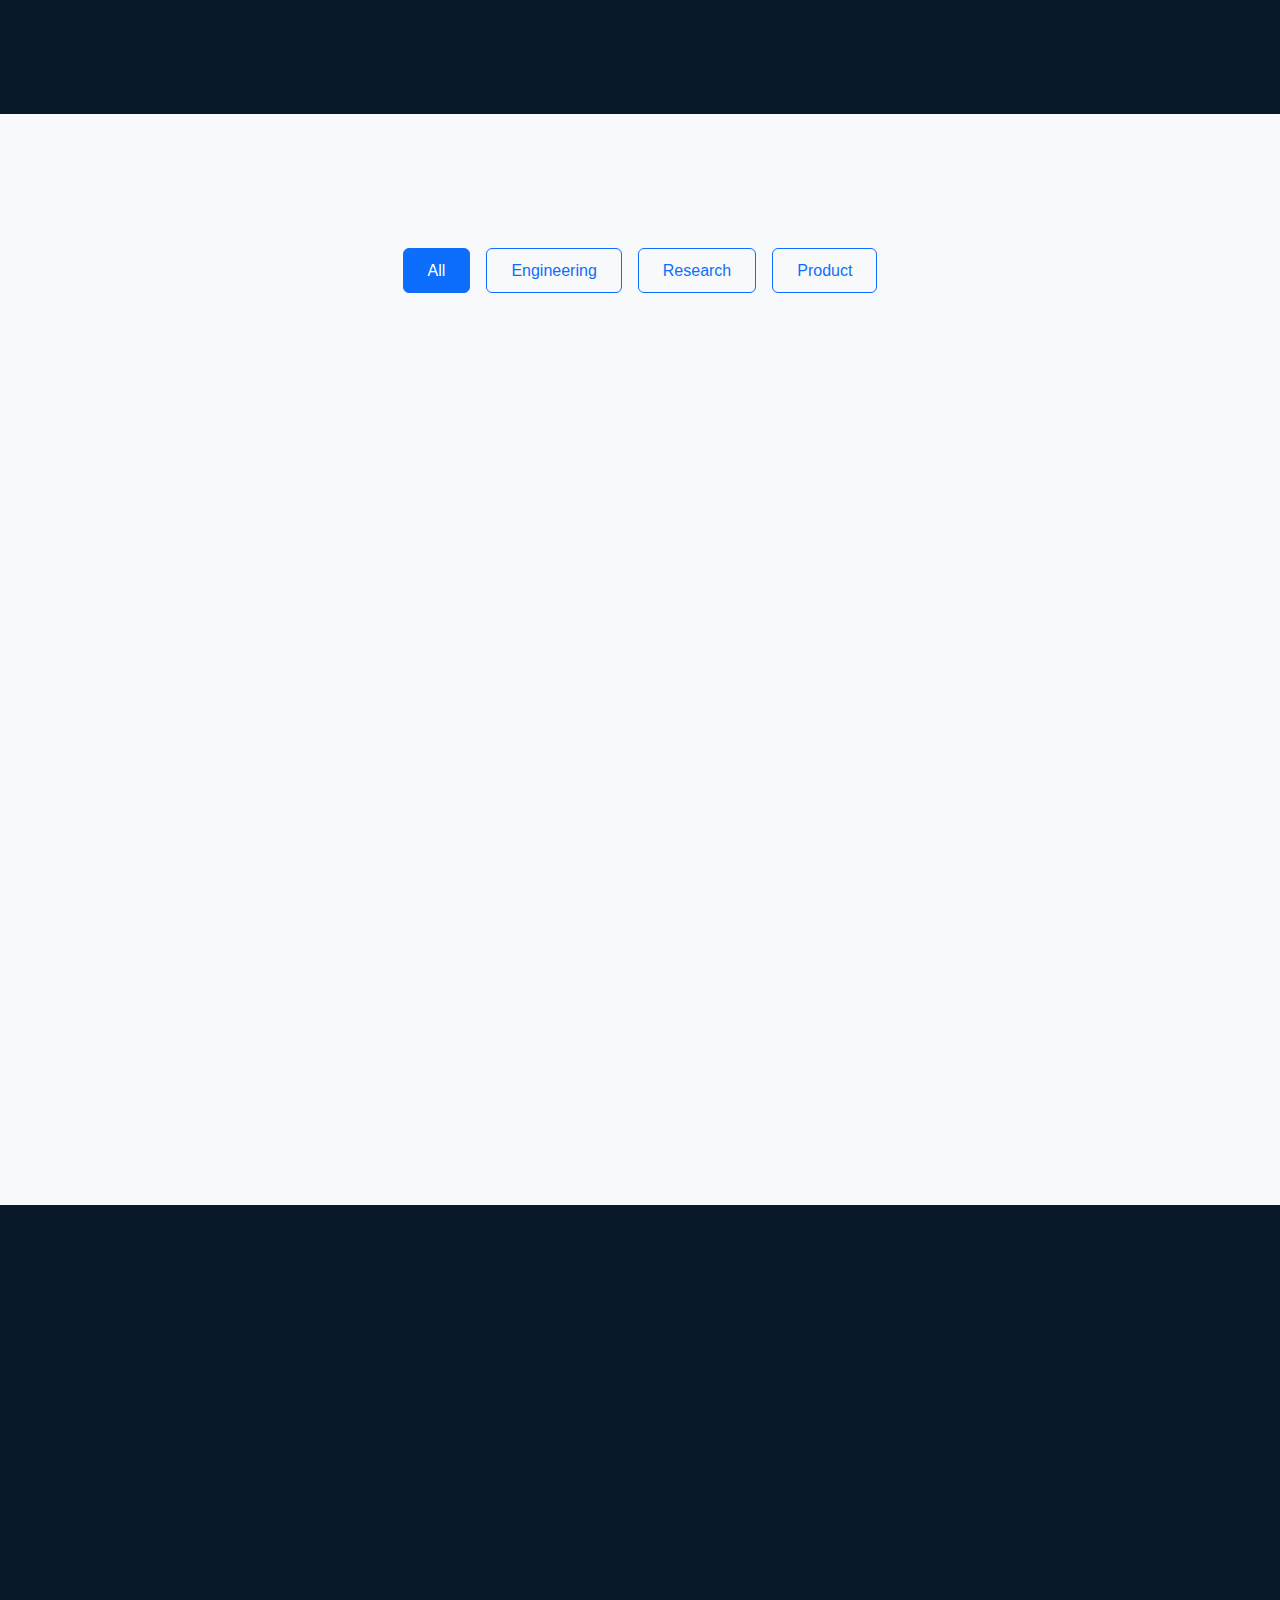
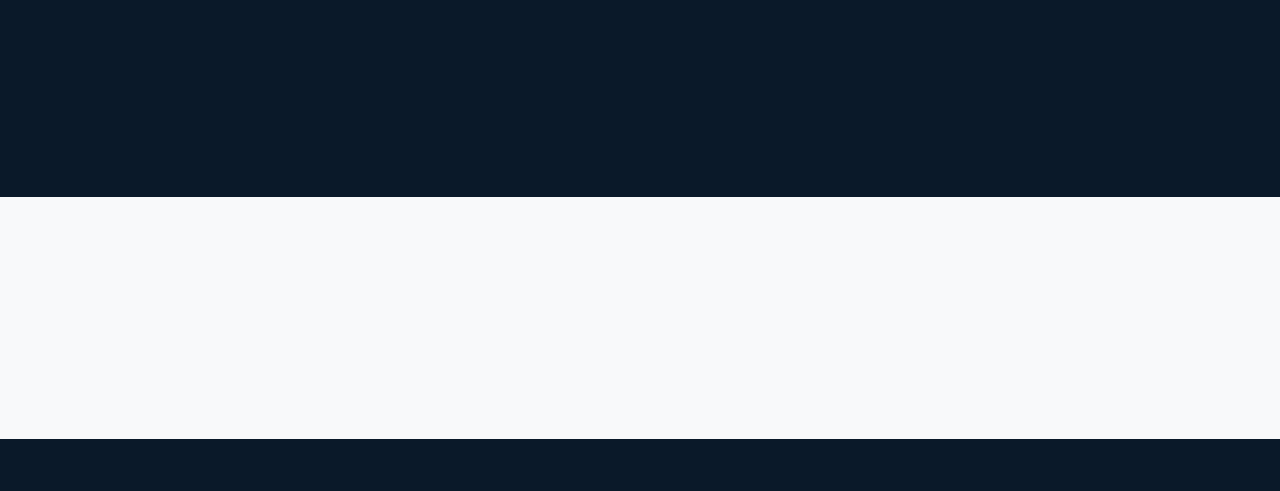
<file: careers.html>
<!DOCTYPE html>
<html lang="en">
<head>
    <meta charset="UTF-8">
    <meta name="viewport" content="width=device-width, initial-scale=1.0">
    <base href="/">
    <title>Careers - Experimenter.ai</title>
    <link href="https://cdn.jsdelivr.net/npm/bootstrap@5.3.0/dist/css/bootstrap.min.css" rel="stylesheet">
    <link rel="stylesheet" href="https://cdnjs.cloudflare.com/ajax/libs/font-awesome/6.4.0/css/all.min.css">
    <link href="https://unpkg.com/aos@2.3.1/dist/aos.css" rel="stylesheet">
    <link rel="stylesheet" href="./assets/css/style.css">
</head>
<body>
    <!-- Include the same top banner and navigation as index.html -->

    <!-- Careers Hero Section -->
    <section class="careers-hero-section py-5">
        <div class="container">
            <div class="row align-items-center">
                <div class="col-lg-6" data-aos="fade-right">
                    <div class="career-tag mb-3">JOIN OUR TEAM</div>
                    <h1 class="display-4 mb-4">Build the Future of AI</h1>
                    <p class="lead mb-4">Join our team of innovators and help shape the future of AI technology. We're looking for passionate individuals who want to make a difference.</p>
                    <div class="d-flex flex-wrap gap-3">
                        <a href="#open-positions" class="btn btn-primary">View Open Positions</a>
                        <a href="#culture" class="btn btn-outline-light">Our Culture</a>
                    </div>
                </div>
                <div class="col-lg-6" data-aos="fade-left">
                    <div class="careers-visual">
                        <!-- Career visualization -->
                    </div>
                </div>
            </div>
        </div>
    </section>

    <!-- Why Join Us -->
    <section class="why-join-section py-5">
        <div class="container">
            <h2 class="text-center mb-5" data-aos="fade-up">Why Join Experimenter.ai?</h2>
            <div class="row g-4">
                <div class="col-md-4" data-aos="fade-up">
                    <div class="benefit-card">
                        <i class="fas fa-rocket"></i>
                        <h3>Innovation First</h3>
                        <p>Work on cutting-edge AI technology and shape the future of enterprise solutions.</p>
                    </div>
                </div>
                <div class="col-md-4" data-aos="fade-up" data-aos-delay="100">
                    <div class="benefit-card">
                        <i class="fas fa-users"></i>
                        <h3>Great Team</h3>
                        <p>Join a diverse team of experts passionate about AI and innovation.</p>
                    </div>
                </div>
                <div class="col-md-4" data-aos="fade-up" data-aos-delay="200">
                    <div class="benefit-card">
                        <i class="fas fa-chart-line"></i>
                        <h3>Growth Opportunities</h3>
                        <p>Continuous learning and career development opportunities.</p>
                    </div>
                </div>
            </div>
        </div>
    </section>

    <!-- Culture Section -->
    <section id="culture" class="culture-section py-5 bg-light">
        <div class="container">
            <div class="row align-items-center">
                <div class="col-lg-6" data-aos="fade-right">
                    <h2>Our Culture</h2>
                    <p class="lead mb-4">We foster an environment of innovation, collaboration, and continuous learning.</p>
                    <div class="culture-values">
                        <div class="value-item">
                            <i class="fas fa-lightbulb"></i>
                            <div>
                                <h4>Innovation</h4>
                                <p>We encourage creative thinking and new ideas.</p>
                            </div>
                        </div>
                        <div class="value-item">
                            <i class="fas fa-hands-helping"></i>
                            <div>
                                <h4>Collaboration</h4>
                                <p>Work together to achieve extraordinary results.</p>
                            </div>
                        </div>
                        <div class="value-item">
                            <i class="fas fa-graduation-cap"></i>
                            <div>
                                <h4>Learning</h4>
                                <p>Continuous growth and development opportunities.</p>
                            </div>
                        </div>
                    </div>
                </div>
                <div class="col-lg-6" data-aos="fade-left">
                    <div class="culture-gallery">
                        <!-- Culture images grid -->
                    </div>
                </div>
            </div>
        </div>
    </section>

    <!-- Benefits Section -->
    <section class="benefits-section py-5">
        <div class="container">
            <h2 class="text-center mb-5" data-aos="fade-up">Employee Benefits</h2>
            <div class="row g-4">
                <div class="col-md-3" data-aos="fade-up">
                    <div class="benefit-item">
                        <i class="fas fa-laptop-house"></i>
                        <h4>Remote Work</h4>
                        <p>Flexible work arrangements</p>
                    </div>
                </div>
                <div class="col-md-3" data-aos="fade-up" data-aos-delay="100">
                    <div class="benefit-item">
                        <i class="fas fa-heart"></i>
                        <h4>Health Benefits</h4>
                        <p>Comprehensive healthcare</p>
                    </div>
                </div>
                <div class="col-md-3" data-aos="fade-up" data-aos-delay="200">
                    <div class="benefit-item">
                        <i class="fas fa-book"></i>
                        <h4>Learning Budget</h4>
                        <p>Professional development</p>
                    </div>
                </div>
                <div class="col-md-3" data-aos="fade-up" data-aos-delay="300">
                    <div class="benefit-item">
                        <i class="fas fa-umbrella-beach"></i>
                        <h4>Time Off</h4>
                        <p>Generous vacation policy</p>
                    </div>
                </div>
            </div>
        </div>
    </section>

    <!-- Open Positions -->
    <section id="open-positions" class="positions-section py-5 bg-light">
        <div class="container">
            <h2 class="text-center mb-5" data-aos="fade-up">Open Positions</h2>
            <div class="position-filters text-center mb-4">
                <button class="btn btn-outline-primary active">All</button>
                <button class="btn btn-outline-primary">Engineering</button>
                <button class="btn btn-outline-primary">Research</button>
                <button class="btn btn-outline-primary">Product</button>
            </div>
            <div class="row g-4">
                <div class="col-md-6" data-aos="fade-up">
                    <div class="position-card">
                        <div class="position-content">
                            <div class="position-tag">Engineering</div>
                            <h3>Senior AI Engineer</h3>
                            <p>Lead the development of our core AI infrastructure and solutions.</p>
                            <ul class="position-requirements">
                                <li>5+ years of experience in AI/ML</li>
                                <li>Strong Python and Deep Learning expertise</li>
                                <li>Experience with LLMs and RAG systems</li>
                            </ul>
                            <div class="position-meta">
                                <span><i class="fas fa-map-marker-alt"></i> Remote</span>
                                <span><i class="fas fa-clock"></i> Full-time</span>
                            </div>
                            <a href="./company.html#contact" class="btn btn-primary mt-3">Apply Now</a>
                        </div>
                    </div>
                </div>
                <div class="col-md-6" data-aos="fade-up" data-aos-delay="100">
                    <div class="position-card">
                        <div class="position-content">
                            <div class="position-tag">Research</div>
                            <h3>AI Research Scientist</h3>
                            <p>Drive innovation in AI technology and applications.</p>
                            <ul class="position-requirements">
                                <li>PhD in Computer Science or related field</li>
                                <li>Published research in AI/ML</li>
                                <li>Experience with state-of-the-art AI models</li>
                            </ul>
                            <div class="position-meta">
                                <span><i class="fas fa-map-marker-alt"></i> Hybrid</span>
                                <span><i class="fas fa-clock"></i> Full-time</span>
                            </div>
                            <a href="./company.html#contact" class="btn btn-primary mt-3">Apply Now</a>
                        </div>
                    </div>
                </div>
                <div class="col-md-6" data-aos="fade-up" data-aos-delay="200">
                    <div class="position-card">
                        <div class="position-content">
                            <div class="position-tag">Product</div>
                            <h3>Product Manager</h3>
                            <p>Shape the future of our AI products and solutions.</p>
                            <ul class="position-requirements">
                                <li>3+ years PM experience in tech</li>
                                <li>Strong technical background</li>
                                <li>Experience with AI products</li>
                            </ul>
                            <div class="position-meta">
                                <span><i class="fas fa-map-marker-alt"></i> On-site</span>
                                <span><i class="fas fa-clock"></i> Full-time</span>
                            </div>
                            <a href="./company.html#contact" class="btn btn-primary mt-3">Apply Now</a>
                        </div>
                    </div>
                </div>
            </div>
        </div>
    </section>

    <!-- Application Process -->
    <section class="process-section py-5">
        <div class="container">
            <h2 class="text-center mb-5" data-aos="fade-up">Our Application Process</h2>
            <div class="process-timeline">
                <div class="process-step" data-aos="fade-up">
                    <div class="step-number">1</div>
                    <div class="step-content">
                        <h4>Application Review</h4>
                        <p>We review your application and match your skills with our requirements.</p>
                    </div>
                </div>
                <div class="process-step" data-aos="fade-up" data-aos-delay="100">
                    <div class="step-number">2</div>
                    <div class="step-content">
                        <h4>Initial Interview</h4>
                        <p>Get to know you and discuss your experience and aspirations.</p>
                    </div>
                </div>
                <div class="process-step" data-aos="fade-up" data-aos-delay="200">
                    <div class="step-number">3</div>
                    <div class="step-content">
                        <h4>Technical Assessment</h4>
                        <p>Demonstrate your skills through relevant exercises.</p>
                    </div>
                </div>
                <div class="process-step" data-aos="fade-up" data-aos-delay="300">
                    <div class="step-number">4</div>
                    <div class="step-content">
                        <h4>Final Interview</h4>
                        <p>Meet the team and discuss next steps.</p>
                    </div>
                </div>
            </div>
        </div>
    </section>

    <!-- Apply CTA -->
    <section class="apply-cta-section py-5 bg-light">
        <div class="container">
            <div class="row justify-content-center">
                <div class="col-lg-8 text-center" data-aos="fade-up">
                    <h2>Ready to Join Us?</h2>
                    <p class="lead mb-4">Take the first step towards an exciting career in AI.</p>
                    <a href="#open-positions" class="btn btn-primary">View Open Positions</a>
                </div>
            </div>
        </div>
    </section>

    <!-- Include the same footer as index.html -->

    <script src="https://cdn.jsdelivr.net/npm/bootstrap@5.3.0/dist/js/bootstrap.bundle.min.js"></script>
    <script src="https://unpkg.com/aos@2.3.1/dist/aos.js"></script>
    <script>
        AOS.init();
    </script>
</body>
</html>
</file>
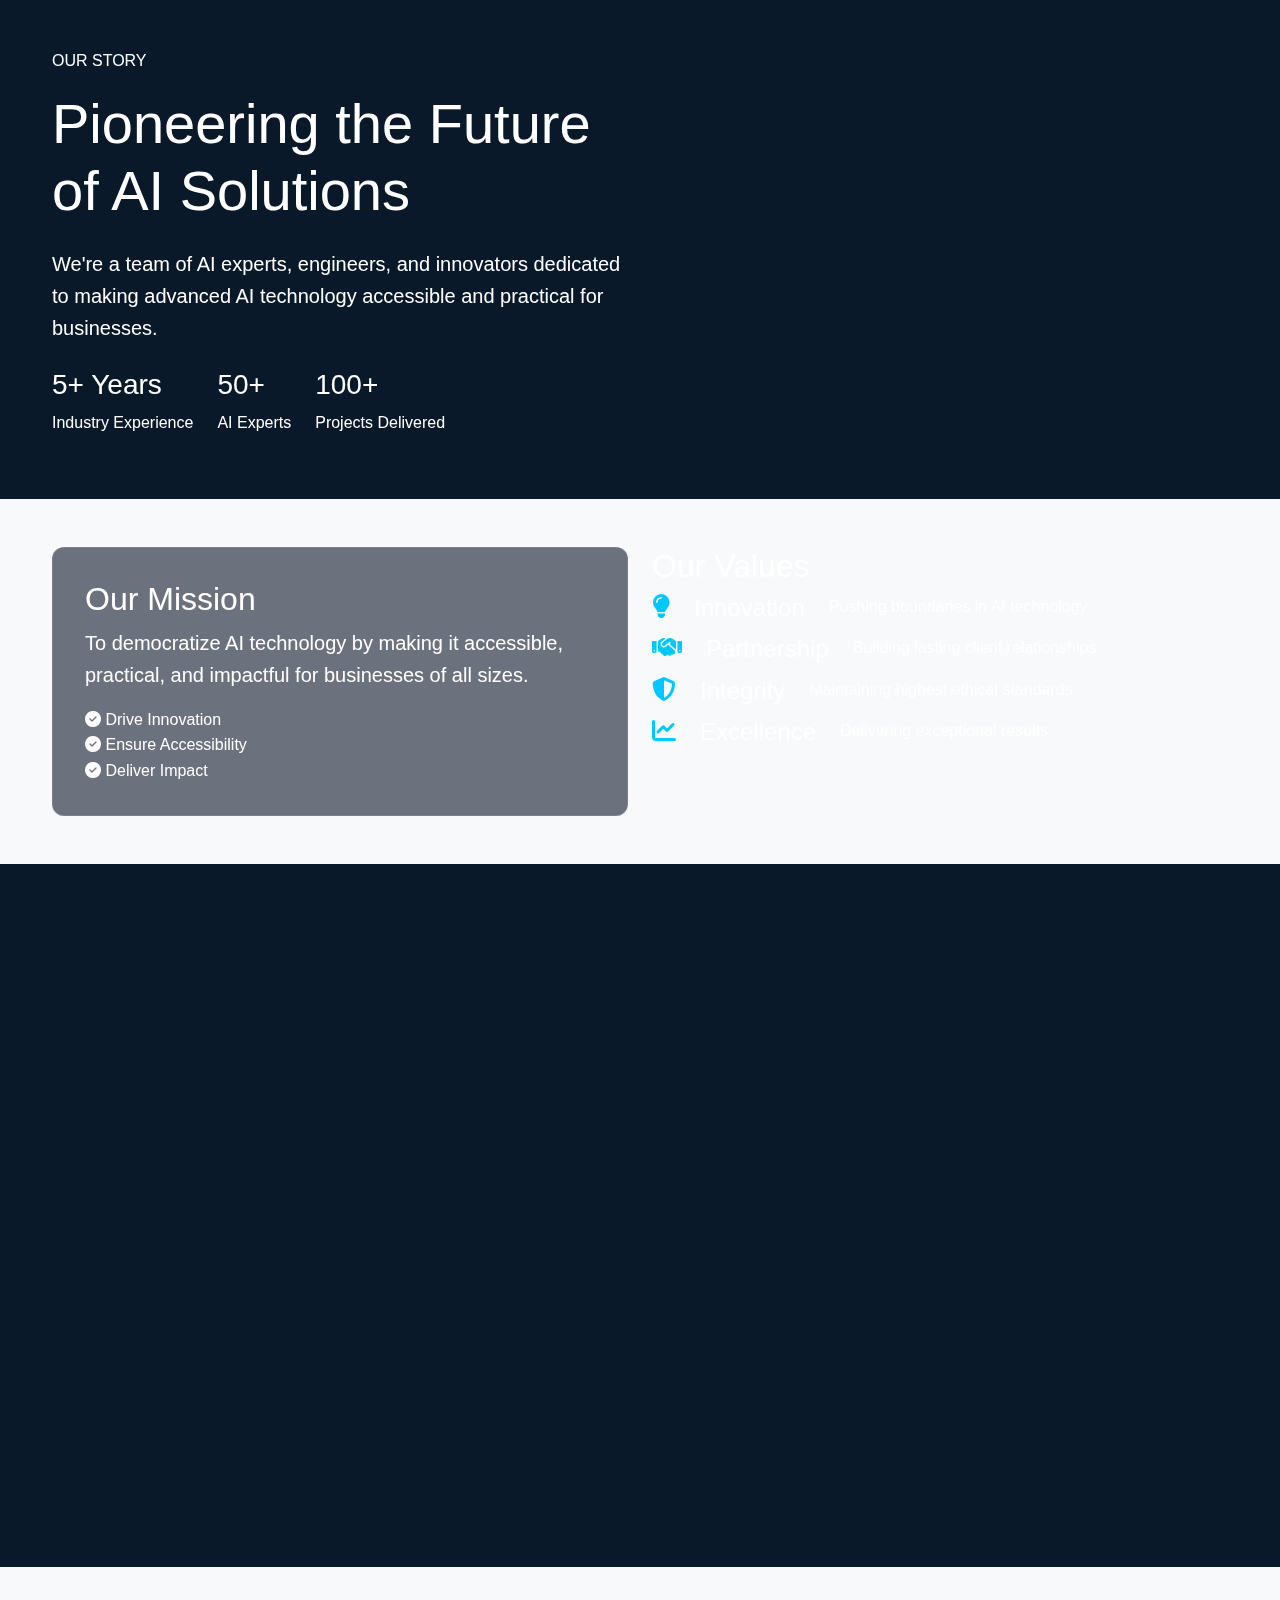
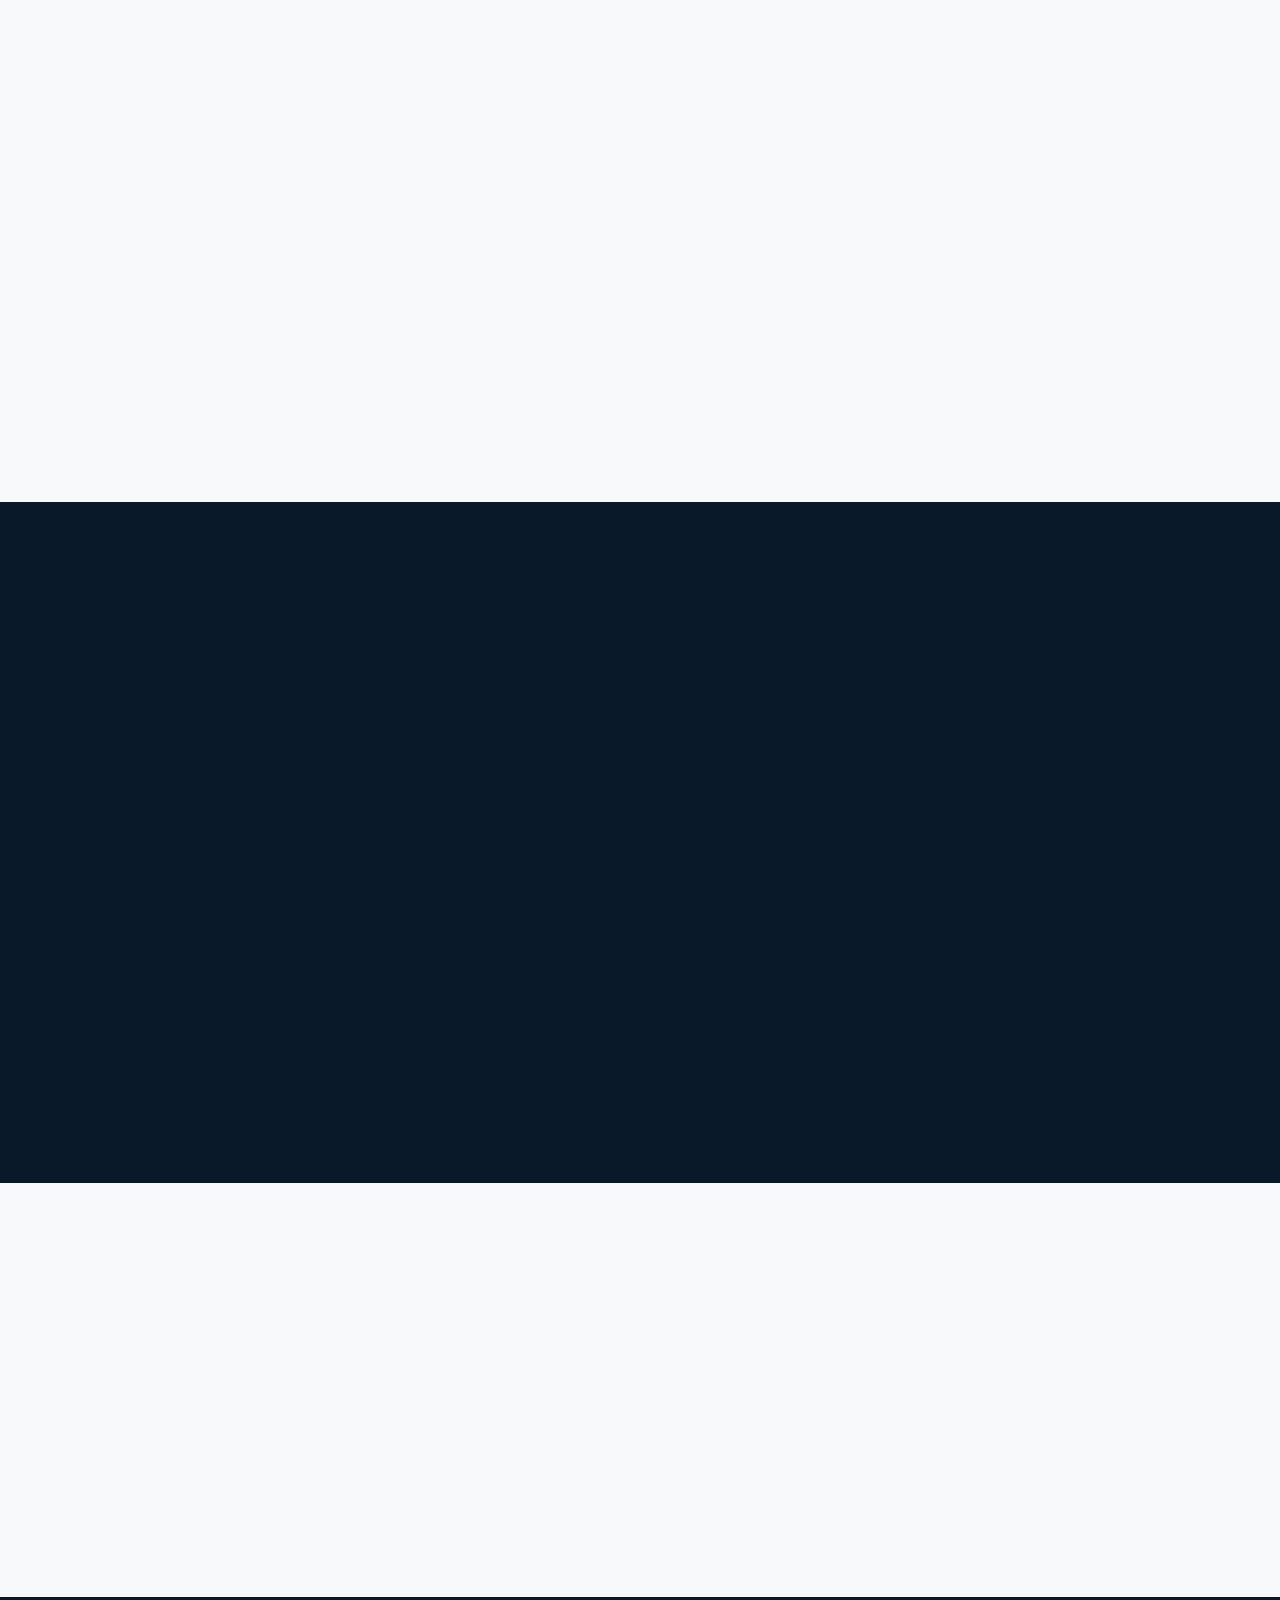
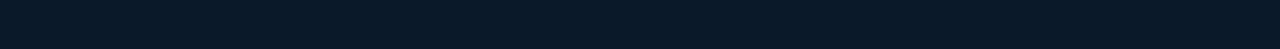
<file: company.html>
<!DOCTYPE html>
<html lang="en">
<head>
    <meta charset="UTF-8">
    <meta name="viewport" content="width=device-width, initial-scale=1.0">
    <title>About Experimenter.ai - Leading AI Solutions Company</title>
    <link href="https://cdn.jsdelivr.net/npm/bootstrap@5.3.0/dist/css/bootstrap.min.css" rel="stylesheet">
    <link rel="stylesheet" href="https://cdnjs.cloudflare.com/ajax/libs/font-awesome/6.4.0/css/all.min.css">
    <link href="https://unpkg.com/aos@2.3.1/dist/aos.css" rel="stylesheet">
    <link rel="stylesheet" href="assets/css/style.css">
</head>
<body>
    <!-- Include the same top banner and navigation as index.html -->

    <!-- Company Hero Section -->
    <section class="company-hero-section py-5">
        <div class="container">
            <div class="row align-items-center">
                <div class="col-lg-6" data-aos="fade-right">
                    <div class="company-tag mb-3">OUR STORY</div>
                    <h1 class="display-4 mb-4">Pioneering the Future of AI Solutions</h1>
                    <p class="lead mb-4">We're a team of AI experts, engineers, and innovators dedicated to making advanced AI technology accessible and practical for businesses.</p>
                    <div class="company-stats d-flex flex-wrap gap-4">
                        <div class="stat-item">
                            <h3>5+ Years</h3>
                            <p>Industry Experience</p>
                        </div>
                        <div class="stat-item">
                            <h3>50+</h3>
                            <p>AI Experts</p>
                        </div>
                        <div class="stat-item">
                            <h3>100+</h3>
                            <p>Projects Delivered</p>
                        </div>
                    </div>
                </div>
                <div class="col-lg-6" data-aos="fade-left">
                    <div class="company-visual">
                        <!-- Company visualization -->
                    </div>
                </div>
            </div>
        </div>
    </section>

    <!-- Mission & Values -->
    <section class="mission-values-section py-5 bg-light">
        <div class="container">
            <div class="row g-4">
                <div class="col-md-6" data-aos="fade-up">
                    <div class="mission-card">
                        <h2>Our Mission</h2>
                        <p class="lead">To democratize AI technology by making it accessible, practical, and impactful for businesses of all sizes.</p>
                        <div class="mission-points">
                            <div class="point">
                                <i class="fas fa-check-circle"></i>
                                <span>Drive Innovation</span>
                            </div>
                            <div class="point">
                                <i class="fas fa-check-circle"></i>
                                <span>Ensure Accessibility</span>
                            </div>
                            <div class="point">
                                <i class="fas fa-check-circle"></i>
                                <span>Deliver Impact</span>
                            </div>
                        </div>
                    </div>
                </div>
                <div class="col-md-6" data-aos="fade-up" data-aos-delay="100">
                    <div class="values-card">
                        <h2>Our Values</h2>
                        <div class="values-grid">
                            <div class="value-item">
                                <i class="fas fa-lightbulb"></i>
                                <h4>Innovation</h4>
                                <p>Pushing boundaries in AI technology</p>
                            </div>
                            <div class="value-item">
                                <i class="fas fa-handshake"></i>
                                <h4>Partnership</h4>
                                <p>Building lasting client relationships</p>
                            </div>
                            <div class="value-item">
                                <i class="fas fa-shield-alt"></i>
                                <h4>Integrity</h4>
                                <p>Maintaining highest ethical standards</p>
                            </div>
                            <div class="value-item">
                                <i class="fas fa-chart-line"></i>
                                <h4>Excellence</h4>
                                <p>Delivering exceptional results</p>
                            </div>
                        </div>
                    </div>
                </div>
            </div>
        </div>
    </section>

    <!-- Leadership Team -->
    <section class="leadership-section py-5">
        <div class="container">
            <h2 class="text-center mb-5" data-aos="fade-up">Our Leadership Team</h2>
            <div class="row g-4">
                <div class="col-md-4" data-aos="fade-up">
                    <div class="team-card">
                        <div class="team-image">
                            <!-- Placeholder for team member image -->
                            <div class="team-placeholder">
                                <i class="fas fa-user"></i>
                            </div>
                        </div>
                        <div class="team-info">
                            <h4>Leadership Role</h4>
                            <p class="position">Chief Executive Officer</p>
                            <p class="bio">Expert in AI strategy and business transformation.</p>
                        </div>
                    </div>
                </div>
                <div class="col-md-4" data-aos="fade-up" data-aos-delay="100">
                    <div class="team-card">
                        <div class="team-image">
                            <!-- Placeholder for team member image -->
                            <div class="team-placeholder">
                                <i class="fas fa-user"></i>
                            </div>
                        </div>
                        <div class="team-info">
                            <h4>Leadership Role</h4>
                            <p class="position">Chief Technology Officer</p>
                            <p class="bio">AI architecture and implementation specialist.</p>
                        </div>
                    </div>
                </div>
                <div class="col-md-4" data-aos="fade-up" data-aos-delay="200">
                    <div class="team-card">
                        <div class="team-image">
                            <!-- Placeholder for team member image -->
                            <div class="team-placeholder">
                                <i class="fas fa-user"></i>
                            </div>
                        </div>
                        <div class="team-info">
                            <h4>Leadership Role</h4>
                            <p class="position">Head of AI Research</p>
                            <p class="bio">Leading innovation in AI technologies.</p>
                        </div>
                    </div>
                </div>
            </div>
        </div>
    </section>

    <!-- Company Culture -->
    <section class="culture-section py-5 bg-light">
        <div class="container">
            <div class="row align-items-center">
                <div class="col-lg-6" data-aos="fade-right">
                    <h2>Our Culture</h2>
                    <p class="lead">We foster an environment of innovation, collaboration, and continuous learning.</p>
                    <div class="culture-features">
                        <div class="feature-item">
                            <i class="fas fa-brain"></i>
                            <div>
                                <h4>Innovation First</h4>
                                <p>Encouraging creative solutions and new ideas.</p>
                            </div>
                        </div>
                        <div class="feature-item">
                            <i class="fas fa-users"></i>
                            <div>
                                <h4>Collaborative Spirit</h4>
                                <p>Working together to achieve excellence.</p>
                            </div>
                        </div>
                        <div class="feature-item">
                            <i class="fas fa-graduation-cap"></i>
                            <div>
                                <h4>Continuous Learning</h4>
                                <p>Investing in professional growth.</p>
                            </div>
                        </div>
                    </div>
                </div>
                <div class="col-lg-6" data-aos="fade-left">
                    <div class="culture-visual">
                        <!-- Culture visualization -->
                    </div>
                </div>
            </div>
        </div>
    </section>

    <!-- Career Section -->
    <section class="career-section py-5">
        <div class="container">
            <div class="row align-items-center">
                <div class="col-lg-6 order-lg-2" data-aos="fade-left">
                    <h2>Join Our Team</h2>
                    <p class="lead">Be part of the AI revolution. We're always looking for talented individuals to join our team.</p>
                    <div class="career-benefits">
                        <div class="benefit-item">
                            <i class="fas fa-laptop-code"></i>
                            <span>Cutting-edge Projects</span>
                        </div>
                        <div class="benefit-item">
                            <i class="fas fa-chart-line"></i>
                            <span>Growth Opportunities</span>
                        </div>
                        <div class="benefit-item">
                            <i class="fas fa-hands-helping"></i>
                            <span>Mentorship Program</span>
                        </div>
                        <div class="benefit-item">
                            <i class="fas fa-globe"></i>
                            <span>Remote-friendly</span>
                        </div>
                    </div>
                    <a href="#" class="btn btn-primary mt-4">View Open Positions</a>
                </div>
                <div class="col-lg-6 order-lg-1" data-aos="fade-right">
                    <div class="career-visual">
                        <!-- Career visualization -->
                    </div>
                </div>
            </div>
        </div>
    </section>

    <!-- Contact Section -->
    <section class="contact-section py-5 bg-light">
        <div class="container">
            <div class="row">
                <div class="col-lg-6" data-aos="fade-up">
                    <h2>Get in Touch</h2>
                    <p class="lead mb-4">Have questions? We'd love to hear from you.</p>
                    <div class="contact-info">
                        <div class="info-item">
                            <i class="fas fa-envelope"></i>
                            <span>contact@experimenter.ai</span>
                        </div>
                        <div class="info-item">
                            <i class="fas fa-phone"></i>
                            <span>+1 (555) 123-4567</span>
                        </div>
                        <div class="info-item">
                            <i class="fas fa-map-marker-alt"></i>
                            <span>Silicon Valley, CA</span>
                        </div>
                    </div>
                </div>
                <div class="col-lg-6" data-aos="fade-up" data-aos-delay="100">
                    <div class="contact-form">
                        <form>
                            <div class="mb-3">
                                <input type="text" class="form-control" placeholder="Your Name">
                            </div>
                            <div class="mb-3">
                                <input type="email" class="form-control" placeholder="Your Email">
                            </div>
                            <div class="mb-3">
                                <textarea class="form-control" rows="4" placeholder="Your Message"></textarea>
                            </div>
                            <button type="submit" class="btn btn-primary">Send Message</button>
                        </form>
                    </div>
                </div>
            </div>
        </div>
    </section>

    <!-- Include the same footer as index.html -->

    <script src="https://cdn.jsdelivr.net/npm/bootstrap@5.3.0/dist/js/bootstrap.bundle.min.js"></script>
    <script src="https://unpkg.com/aos@2.3.1/dist/aos.js"></script>
    <script>
        AOS.init();
    </script>
</body>
</html>
</file>
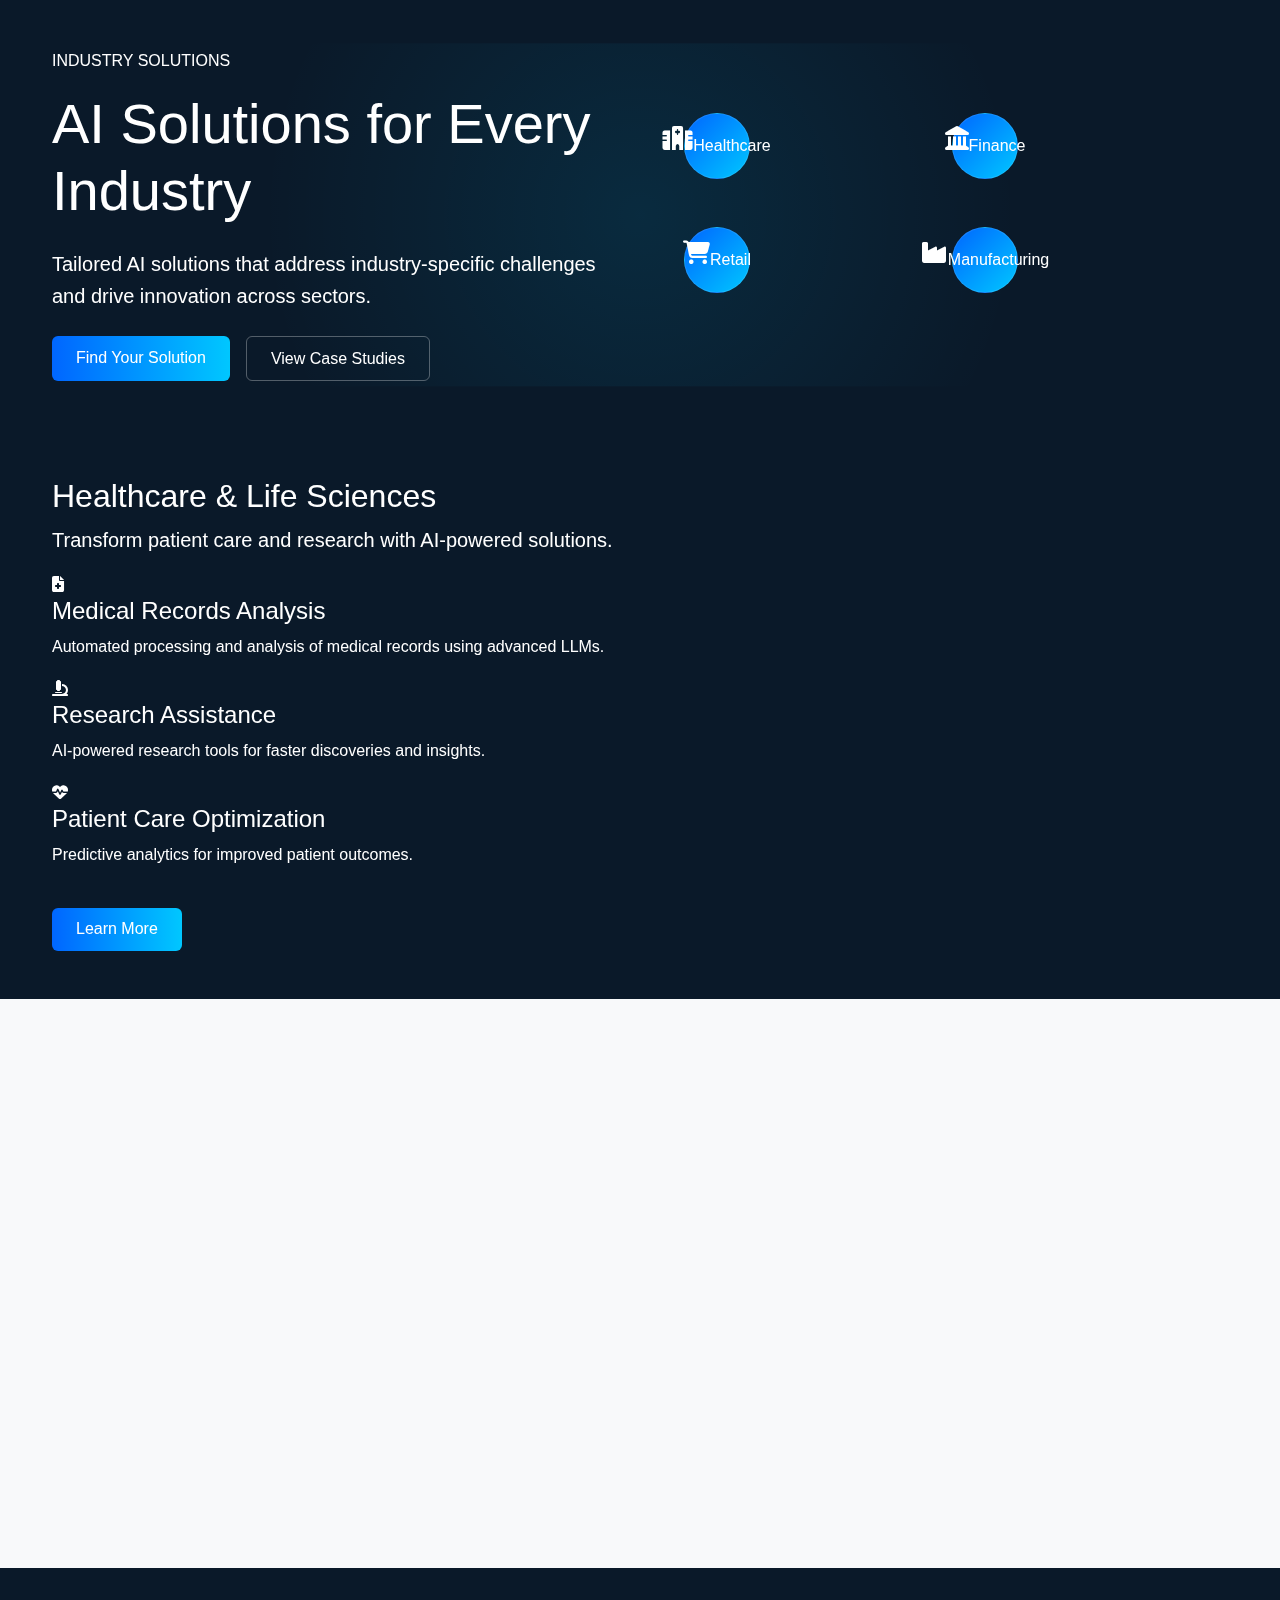
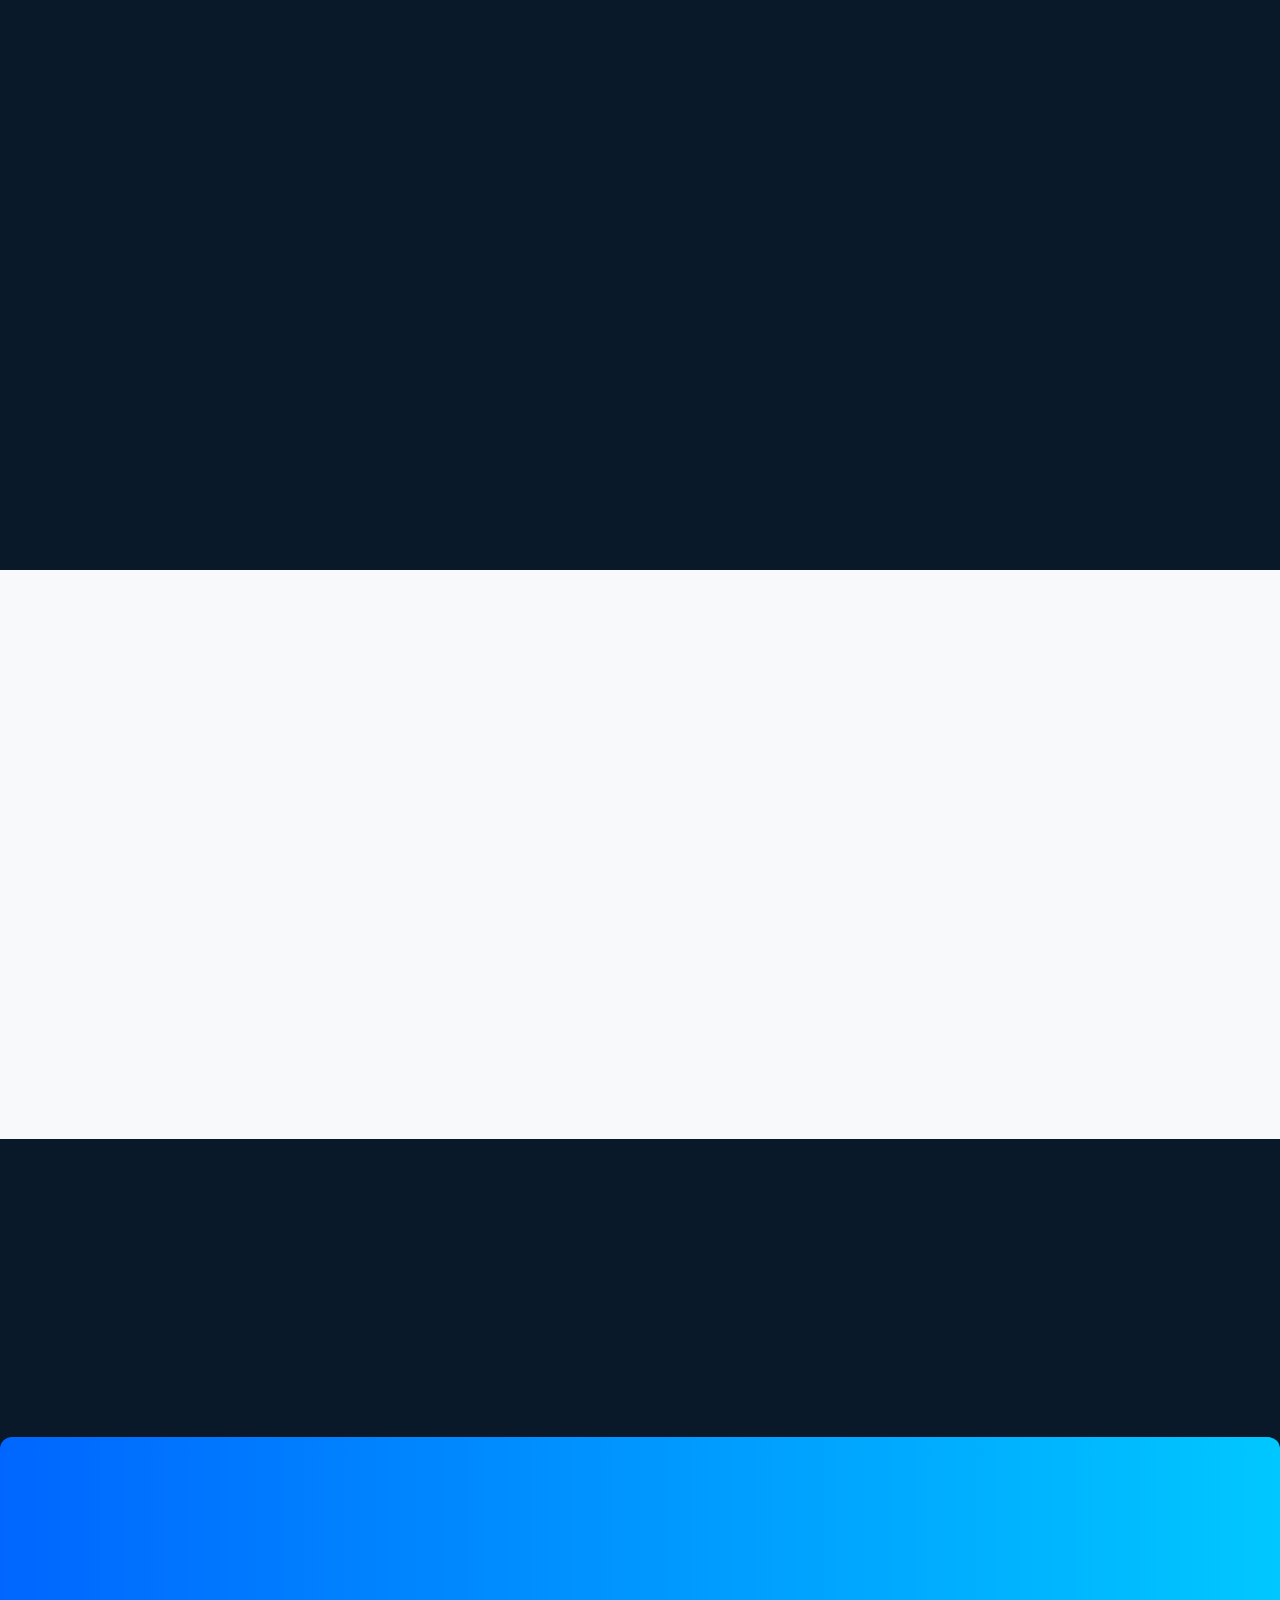
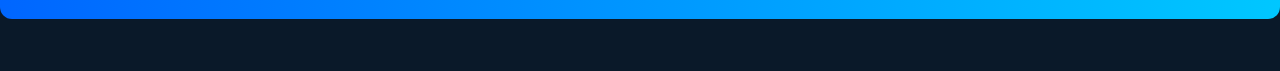
<file: industries.html>
<!DOCTYPE html>
<html lang="en">
<head>
    <meta charset="UTF-8">
    <meta name="viewport" content="width=device-width, initial-scale=1.0">
    <title>Industry Solutions - Experimenter.ai</title>
    <link href="https://cdn.jsdelivr.net/npm/bootstrap@5.3.0/dist/css/bootstrap.min.css" rel="stylesheet">
    <link rel="stylesheet" href="https://cdnjs.cloudflare.com/ajax/libs/font-awesome/6.4.0/css/all.min.css">
    <link href="https://unpkg.com/aos@2.3.1/dist/aos.css" rel="stylesheet">
    <link rel="stylesheet" href="assets/css/style.css">
</head>
<body>
    <!-- Include the same top banner and navigation as index.html -->

    <!-- Industries Hero Section -->
    <section class="industries-hero-section py-5">
        <div class="container">
            <div class="row align-items-center">
                <div class="col-lg-6" data-aos="fade-right">
                    <div class="industry-tag mb-3">INDUSTRY SOLUTIONS</div>
                    <h1 class="display-4 mb-4">AI Solutions for Every Industry</h1>
                    <p class="lead mb-4">Tailored AI solutions that address industry-specific challenges and drive innovation across sectors.</p>
                    <div class="d-flex flex-wrap gap-3">
                        <a href="#" class="btn btn-primary">Find Your Solution</a>
                        <a href="#" class="btn btn-outline-light">View Case Studies</a>
                    </div>
                </div>
                <div class="col-lg-6" data-aos="fade-left">
                    <div class="industries-grid">
                        <div class="industry-icon">
                            <i class="fas fa-hospital"></i>
                            <span>Healthcare</span>
                        </div>
                        <div class="industry-icon">
                            <i class="fas fa-landmark"></i>
                            <span>Finance</span>
                        </div>
                        <div class="industry-icon">
                            <i class="fas fa-shopping-cart"></i>
                            <span>Retail</span>
                        </div>
                        <div class="industry-icon">
                            <i class="fas fa-industry"></i>
                            <span>Manufacturing</span>
                        </div>
                    </div>
                </div>
            </div>
        </div>
    </section>

    <!-- Healthcare Section -->
    <section class="industry-section py-5" id="healthcare">
        <div class="container">
            <div class="row align-items-center">
                <div class="col-lg-6" data-aos="fade-right">
                    <h2>Healthcare & Life Sciences</h2>
                    <p class="lead">Transform patient care and research with AI-powered solutions.</p>
                    <div class="industry-features">
                        <div class="feature-item">
                            <i class="fas fa-file-medical"></i>
                            <div>
                                <h4>Medical Records Analysis</h4>
                                <p>Automated processing and analysis of medical records using advanced LLMs.</p>
                            </div>
                        </div>
                        <div class="feature-item">
                            <i class="fas fa-microscope"></i>
                            <div>
                                <h4>Research Assistance</h4>
                                <p>AI-powered research tools for faster discoveries and insights.</p>
                            </div>
                        </div>
                        <div class="feature-item">
                            <i class="fas fa-heartbeat"></i>
                            <div>
                                <h4>Patient Care Optimization</h4>
                                <p>Predictive analytics for improved patient outcomes.</p>
                            </div>
                        </div>
                    </div>
                    <a href="#" class="btn btn-primary mt-4">Learn More</a>
                </div>
                <div class="col-lg-6" data-aos="fade-left">
                    <div class="industry-visual healthcare-visual">
                        <!-- Healthcare visualization -->
                    </div>
                </div>
            </div>
        </div>
    </section>

    <!-- Finance Section -->
    <section class="industry-section py-5 bg-light" id="finance">
        <div class="container">
            <div class="row align-items-center">
                <div class="col-lg-6 order-lg-2" data-aos="fade-left">
                    <h2>Financial Services</h2>
                    <p class="lead">Enhance financial operations with intelligent AI solutions.</p>
                    <div class="industry-features">
                        <div class="feature-item">
                            <i class="fas fa-chart-line"></i>
                            <div>
                                <h4>Risk Assessment</h4>
                                <p>AI-driven risk analysis and fraud detection systems.</p>
                            </div>
                        </div>
                        <div class="feature-item">
                            <i class="fas fa-robot"></i>
                            <div>
                                <h4>Automated Trading</h4>
                                <p>Intelligent trading systems with real-time market analysis.</p>
                            </div>
                        </div>
                        <div class="feature-item">
                            <i class="fas fa-user-shield"></i>
                            <div>
                                <h4>Compliance Automation</h4>
                                <p>Automated compliance monitoring and reporting.</p>
                            </div>
                        </div>
                    </div>
                    <a href="#" class="btn btn-primary mt-4">Learn More</a>
                </div>
                <div class="col-lg-6 order-lg-1" data-aos="fade-right">
                    <div class="industry-visual finance-visual">
                        <!-- Finance visualization -->
                    </div>
                </div>
            </div>
        </div>
    </section>

    <!-- Retail Section -->
    <section class="industry-section py-5" id="retail">
        <div class="container">
            <div class="row align-items-center">
                <div class="col-lg-6" data-aos="fade-right">
                    <h2>Retail & E-commerce</h2>
                    <p class="lead">Transform shopping experiences with AI-powered personalization.</p>
                    <div class="industry-features">
                        <div class="feature-item">
                            <i class="fas fa-tags"></i>
                            <div>
                                <h4>Personalized Recommendations</h4>
                                <p>AI-driven product recommendations and customer insights.</p>
                            </div>
                        </div>
                        <div class="feature-item">
                            <i class="fas fa-box"></i>
                            <div>
                                <h4>Inventory Management</h4>
                                <p>Smart inventory prediction and optimization.</p>
                            </div>
                        </div>
                        <div class="feature-item">
                            <i class="fas fa-comments"></i>
                            <div>
                                <h4>Customer Service AI</h4>
                                <p>Intelligent chatbots and customer support automation.</p>
                            </div>
                        </div>
                    </div>
                    <a href="#" class="btn btn-primary mt-4">Learn More</a>
                </div>
                <div class="col-lg-6" data-aos="fade-left">
                    <div class="industry-visual retail-visual">
                        <!-- Retail visualization -->
                    </div>
                </div>
            </div>
        </div>
    </section>

    <!-- Manufacturing Section -->
    <section class="industry-section py-5 bg-light" id="manufacturing">
        <div class="container">
            <div class="row align-items-center">
                <div class="col-lg-6 order-lg-2" data-aos="fade-left">
                    <h2>Manufacturing</h2>
                    <p class="lead">Optimize production with intelligent automation solutions.</p>
                    <div class="industry-features">
                        <div class="feature-item">
                            <i class="fas fa-cogs"></i>
                            <div>
                                <h4>Predictive Maintenance</h4>
                                <p>AI-powered equipment maintenance prediction.</p>
                            </div>
                        </div>
                        <div class="feature-item">
                            <i class="fas fa-industry"></i>
                            <div>
                                <h4>Quality Control</h4>
                                <p>Automated quality inspection and defect detection.</p>
                            </div>
                        </div>
                        <div class="feature-item">
                            <i class="fas fa-chart-bar"></i>
                            <div>
                                <h4>Production Optimization</h4>
                                <p>Smart production scheduling and resource allocation.</p>
                            </div>
                        </div>
                    </div>
                    <a href="#" class="btn btn-primary mt-4">Learn More</a>
                </div>
                <div class="col-lg-6 order-lg-1" data-aos="fade-right">
                    <div class="industry-visual manufacturing-visual">
                        <!-- Manufacturing visualization -->
                    </div>
                </div>
            </div>
        </div>
    </section>

    <!-- Success Metrics -->
    <section class="success-metrics py-5">
        <div class="container">
            <h2 class="text-center mb-5" data-aos="fade-up">Industry Impact</h2>
            <div class="row g-4">
                <div class="col-md-3" data-aos="fade-up">
                    <div class="metric-card">
                        <h3>40%</h3>
                        <p>Average Cost Reduction</p>
                    </div>
                </div>
                <div class="col-md-3" data-aos="fade-up" data-aos-delay="100">
                    <div class="metric-card">
                        <h3>60%</h3>
                        <p>Efficiency Increase</p>
                    </div>
                </div>
                <div class="col-md-3" data-aos="fade-up" data-aos-delay="200">
                    <div class="metric-card">
                        <h3>85%</h3>
                        <p>Accuracy Improvement</p>
                    </div>
                </div>
                <div class="col-md-3" data-aos="fade-up" data-aos-delay="300">
                    <div class="metric-card">
                        <h3>100+</h3>
                        <p>Enterprise Clients</p>
                    </div>
                </div>
            </div>
        </div>
    </section>

    <!-- CTA Section -->
    <section class="cta-section py-5">
        <div class="container">
            <div class="row align-items-center" data-aos="fade-up">
                <div class="col-lg-8">
                    <h2 class="mb-3">Transform Your Industry with AI</h2>
                    <p class="lead mb-0">Let's discuss how our AI solutions can address your industry-specific challenges.</p>
                </div>
                <div class="col-lg-4 text-lg-end">
                    <a href="#" class="btn btn-primary">Get Started</a>
                </div>
            </div>
        </div>
    </section>

    <!-- Include the same footer as index.html -->

    <script src="https://cdn.jsdelivr.net/npm/bootstrap@5.3.0/dist/js/bootstrap.bundle.min.js"></script>
    <script src="https://unpkg.com/aos@2.3.1/dist/aos.js"></script>
    <script>
        AOS.init();
    </script>
</body>
</html>
</file>
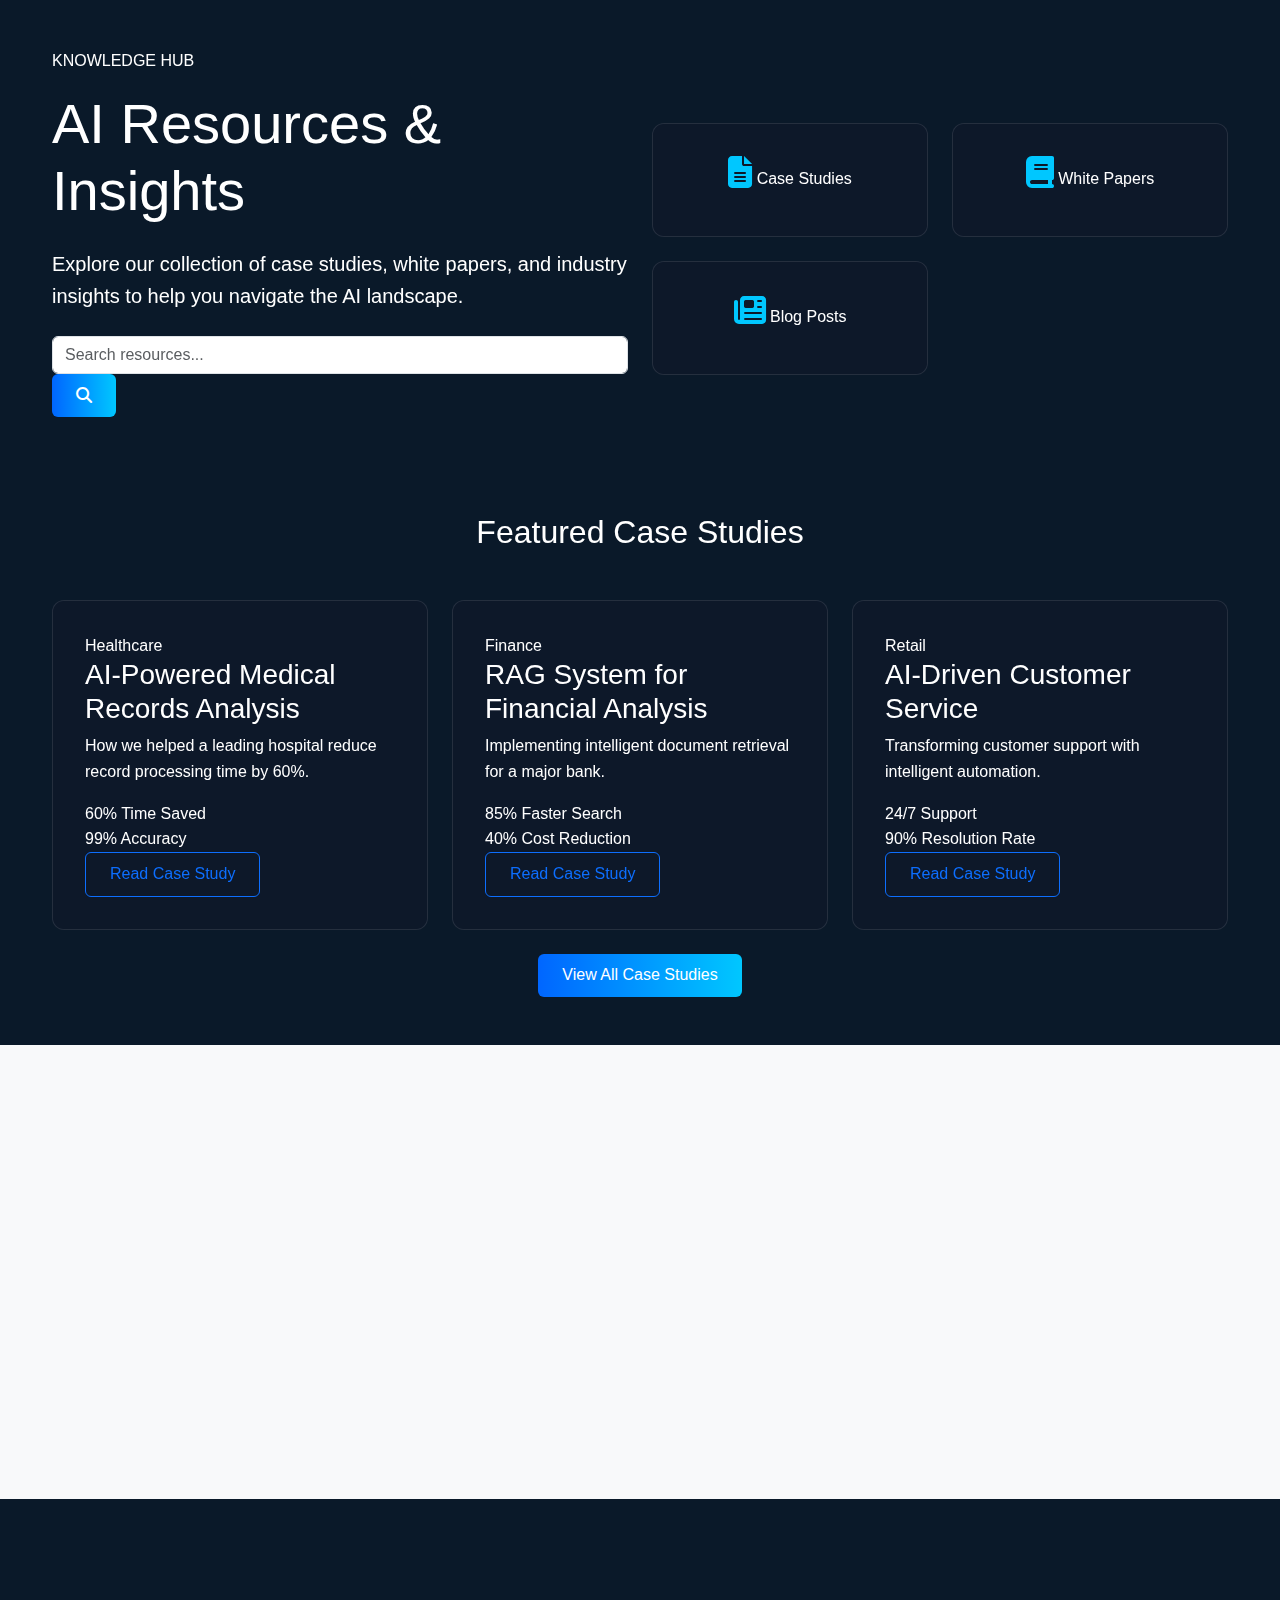
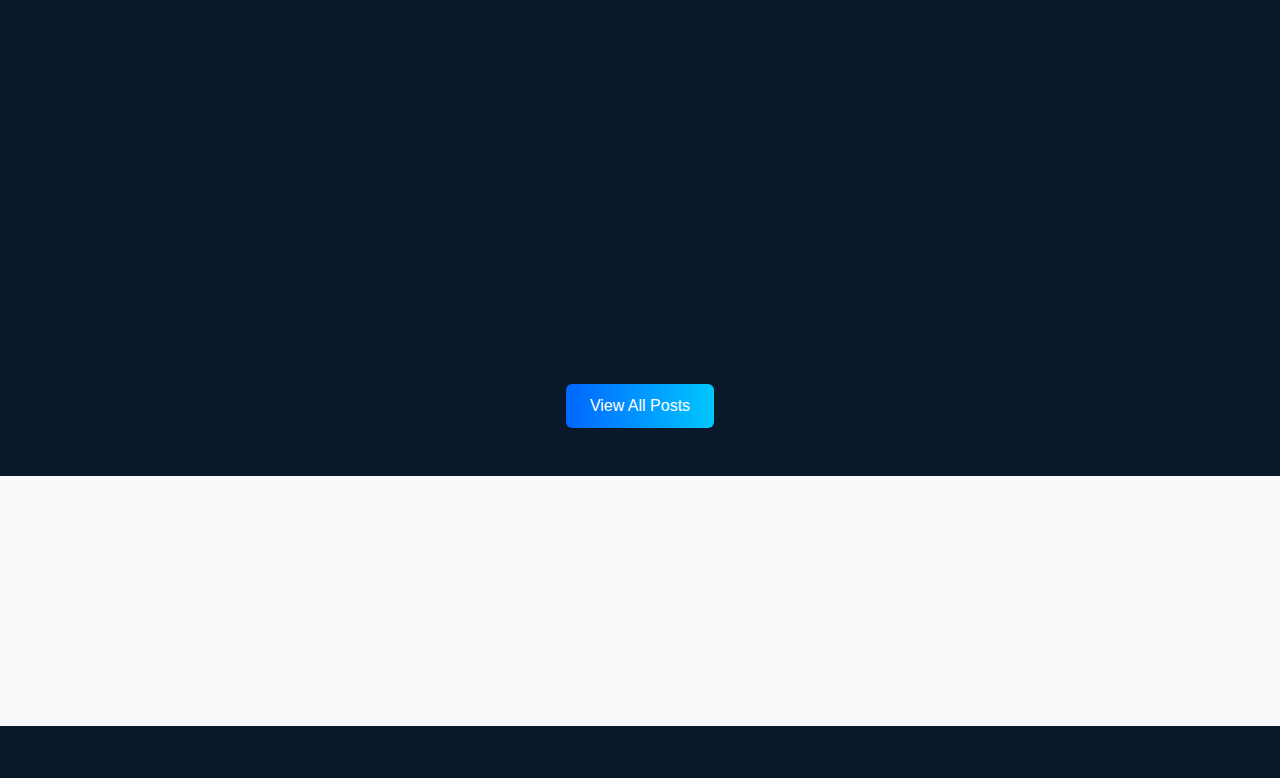
<file: resources.html>
<!DOCTYPE html>
<html lang="en">
<head>
    <meta charset="UTF-8">
    <meta name="viewport" content="width=device-width, initial-scale=1.0">
    <title>Resources - Experimenter.ai</title>
    <link href="https://cdn.jsdelivr.net/npm/bootstrap@5.3.0/dist/css/bootstrap.min.css" rel="stylesheet">
    <link rel="stylesheet" href="https://cdnjs.cloudflare.com/ajax/libs/font-awesome/6.4.0/css/all.min.css">
    <link href="https://unpkg.com/aos@2.3.1/dist/aos.css" rel="stylesheet">
    <link rel="stylesheet" href="assets/css/style.css">
</head>
<body>
    <!-- Include the same top banner and navigation as index.html -->

    <!-- Resources Hero Section -->
    <section class="resources-hero-section py-5">
        <div class="container">
            <div class="row align-items-center">
                <div class="col-lg-6" data-aos="fade-right">
                    <div class="resource-tag mb-3">KNOWLEDGE HUB</div>
                    <h1 class="display-4 mb-4">AI Resources & Insights</h1>
                    <p class="lead mb-4">Explore our collection of case studies, white papers, and industry insights to help you navigate the AI landscape.</p>
                    <div class="search-box">
                        <input type="text" class="form-control" placeholder="Search resources...">
                        <button class="btn btn-primary"><i class="fas fa-search"></i></button>
                    </div>
                </div>
                <div class="col-lg-6" data-aos="fade-left">
                    <div class="resources-visual">
                        <div class="resource-cards">
                            <div class="resource-card">
                                <i class="fas fa-file-alt"></i>
                                <span>Case Studies</span>
                            </div>
                            <div class="resource-card">
                                <i class="fas fa-book"></i>
                                <span>White Papers</span>
                            </div>
                            <div class="resource-card">
                                <i class="fas fa-newspaper"></i>
                                <span>Blog Posts</span>
                            </div>
                        </div>
                    </div>
                </div>
            </div>
        </div>
    </section>

    <!-- Featured Case Studies -->
    <section class="case-studies-section py-5">
        <div class="container">
            <h2 class="text-center mb-5" data-aos="fade-up">Featured Case Studies</h2>
            <div class="row g-4">
                <div class="col-md-6 col-lg-4" data-aos="fade-up">
                    <div class="case-study-card">
                        <div class="case-study-image">
                            <div class="industry-tag">Healthcare</div>
                        </div>
                        <div class="case-study-content">
                            <h3>AI-Powered Medical Records Analysis</h3>
                            <p>How we helped a leading hospital reduce record processing time by 60%.</p>
                            <div class="metrics">
                                <div class="metric">
                                    <span class="number">60%</span>
                                    <span class="label">Time Saved</span>
                                </div>
                                <div class="metric">
                                    <span class="number">99%</span>
                                    <span class="label">Accuracy</span>
                                </div>
                            </div>
                            <a href="#" class="btn btn-outline-primary">Read Case Study</a>
                        </div>
                    </div>
                </div>
                <div class="col-md-6 col-lg-4" data-aos="fade-up" data-aos-delay="100">
                    <div class="case-study-card">
                        <div class="case-study-image">
                            <div class="industry-tag">Finance</div>
                        </div>
                        <div class="case-study-content">
                            <h3>RAG System for Financial Analysis</h3>
                            <p>Implementing intelligent document retrieval for a major bank.</p>
                            <div class="metrics">
                                <div class="metric">
                                    <span class="number">85%</span>
                                    <span class="label">Faster Search</span>
                                </div>
                                <div class="metric">
                                    <span class="number">40%</span>
                                    <span class="label">Cost Reduction</span>
                                </div>
                            </div>
                            <a href="#" class="btn btn-outline-primary">Read Case Study</a>
                        </div>
                    </div>
                </div>
                <div class="col-md-6 col-lg-4" data-aos="fade-up" data-aos-delay="200">
                    <div class="case-study-card">
                        <div class="case-study-image">
                            <div class="industry-tag">Retail</div>
                        </div>
                        <div class="case-study-content">
                            <h3>AI-Driven Customer Service</h3>
                            <p>Transforming customer support with intelligent automation.</p>
                            <div class="metrics">
                                <div class="metric">
                                    <span class="number">24/7</span>
                                    <span class="label">Support</span>
                                </div>
                                <div class="metric">
                                    <span class="number">90%</span>
                                    <span class="label">Resolution Rate</span>
                                </div>
                            </div>
                            <a href="#" class="btn btn-outline-primary">Read Case Study</a>
                        </div>
                    </div>
                </div>
            </div>
            <div class="text-center mt-4">
                <a href="#" class="btn btn-primary">View All Case Studies</a>
            </div>
        </div>
    </section>

    <!-- White Papers -->
    <section class="white-papers-section py-5 bg-light">
        <div class="container">
            <h2 class="text-center mb-5" data-aos="fade-up">Latest White Papers</h2>
            <div class="row g-4">
                <div class="col-md-6" data-aos="fade-up">
                    <div class="white-paper-card">
                        <div class="paper-icon">
                            <i class="fas fa-file-pdf"></i>
                        </div>
                        <div class="paper-content">
                            <h3>The Future of LLMs in Enterprise</h3>
                            <p>Explore how large language models are transforming business operations.</p>
                            <div class="paper-meta">
                                <span><i class="fas fa-clock"></i> 15 min read</span>
                                <span><i class="fas fa-download"></i> 1.2k downloads</span>
                            </div>
                            <a href="#" class="btn btn-outline-primary">Download Paper</a>
                        </div>
                    </div>
                </div>
                <div class="col-md-6" data-aos="fade-up" data-aos-delay="100">
                    <div class="white-paper-card">
                        <div class="paper-icon">
                            <i class="fas fa-file-pdf"></i>
                        </div>
                        <div class="paper-content">
                            <h3>RAG Systems: A Technical Deep Dive</h3>
                            <p>Technical analysis of implementing RAG systems at scale.</p>
                            <div class="paper-meta">
                                <span><i class="fas fa-clock"></i> 20 min read</span>
                                <span><i class="fas fa-download"></i> 950 downloads</span>
                            </div>
                            <a href="#" class="btn btn-outline-primary">Download Paper</a>
                        </div>
                    </div>
                </div>
            </div>
        </div>
    </section>

    <!-- Blog Section -->
    <section class="blog-section py-5">
        <div class="container">
            <h2 class="text-center mb-5" data-aos="fade-up">Latest from Our Blog</h2>
            <div class="row g-4">
                <div class="col-md-4" data-aos="fade-up">
                    <div class="blog-card">
                        <div class="blog-image">
                            <!-- Blog image placeholder -->
                        </div>
                        <div class="blog-content">
                            <div class="blog-tag">AI Trends</div>
                            <h3>The Rise of Generative AI</h3>
                            <p>Exploring the latest developments in generative AI technology.</p>
                            <div class="blog-meta">
                                <span><i class="fas fa-calendar"></i> Mar 6, 2025</span>
                                <span><i class="fas fa-clock"></i> 5 min read</span>
                            </div>
                            <a href="#" class="read-more">Read More <i class="fas fa-arrow-right"></i></a>
                        </div>
                    </div>
                </div>
                <div class="col-md-4" data-aos="fade-up" data-aos-delay="100">
                    <div class="blog-card">
                        <div class="blog-image">
                            <!-- Blog image placeholder -->
                        </div>
                        <div class="blog-content">
                            <div class="blog-tag">Technical</div>
                            <h3>Optimizing RAG Performance</h3>
                            <p>Best practices for implementing efficient RAG systems.</p>
                            <div class="blog-meta">
                                <span><i class="fas fa-calendar"></i> Mar 5, 2025</span>
                                <span><i class="fas fa-clock"></i> 7 min read</span>
                            </div>
                            <a href="#" class="read-more">Read More <i class="fas fa-arrow-right"></i></a>
                        </div>
                    </div>
                </div>
                <div class="col-md-4" data-aos="fade-up" data-aos-delay="200">
                    <div class="blog-card">
                        <div class="blog-image">
                            <!-- Blog image placeholder -->
                        </div>
                        <div class="blog-content">
                            <div class="blog-tag">Industry</div>
                            <h3>AI in Healthcare</h3>
                            <p>How AI is revolutionizing the healthcare industry.</p>
                            <div class="blog-meta">
                                <span><i class="fas fa-calendar"></i> Mar 4, 2025</span>
                                <span><i class="fas fa-clock"></i> 6 min read</span>
                            </div>
                            <a href="#" class="read-more">Read More <i class="fas fa-arrow-right"></i></a>
                        </div>
                    </div>
                </div>
            </div>
            <div class="text-center mt-4">
                <a href="#" class="btn btn-primary">View All Posts</a>
            </div>
        </div>
    </section>

    <!-- Newsletter Section -->
    <section class="newsletter-section py-5 bg-light">
        <div class="container">
            <div class="row justify-content-center">
                <div class="col-lg-8 text-center" data-aos="fade-up">
                    <h2>Stay Updated</h2>
                    <p class="lead mb-4">Subscribe to our newsletter for the latest AI insights and resources.</p>
                    <form class="newsletter-form">
                        <div class="input-group">
                            <input type="email" class="form-control" placeholder="Enter your email">
                            <button class="btn btn-primary">Subscribe</button>
                        </div>
                    </form>
                </div>
            </div>
        </div>
    </section>

    <!-- Include the same footer as index.html -->

    <script src="https://cdn.jsdelivr.net/npm/bootstrap@5.3.0/dist/js/bootstrap.bundle.min.js"></script>
    <script src="https://unpkg.com/aos@2.3.1/dist/aos.js"></script>
    <script>
        AOS.init();
    </script>
</body>
</html>
</file>
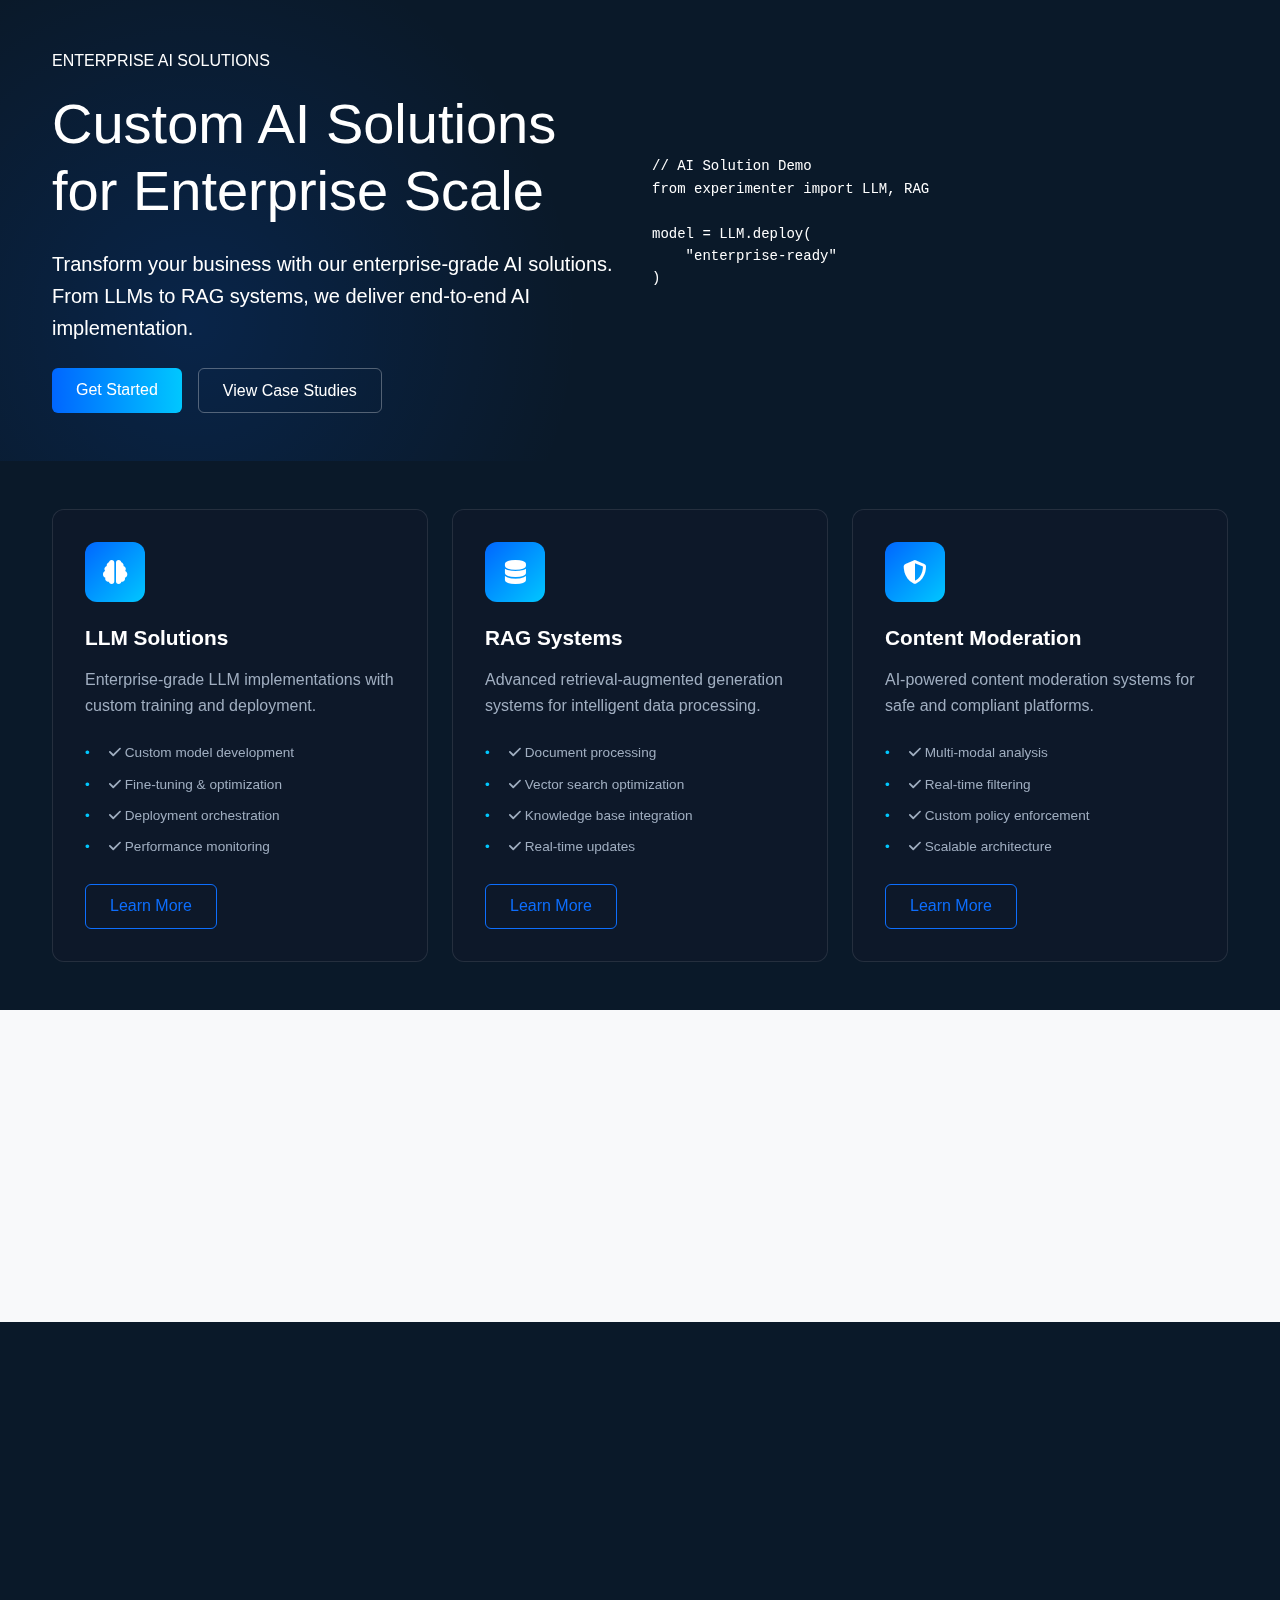
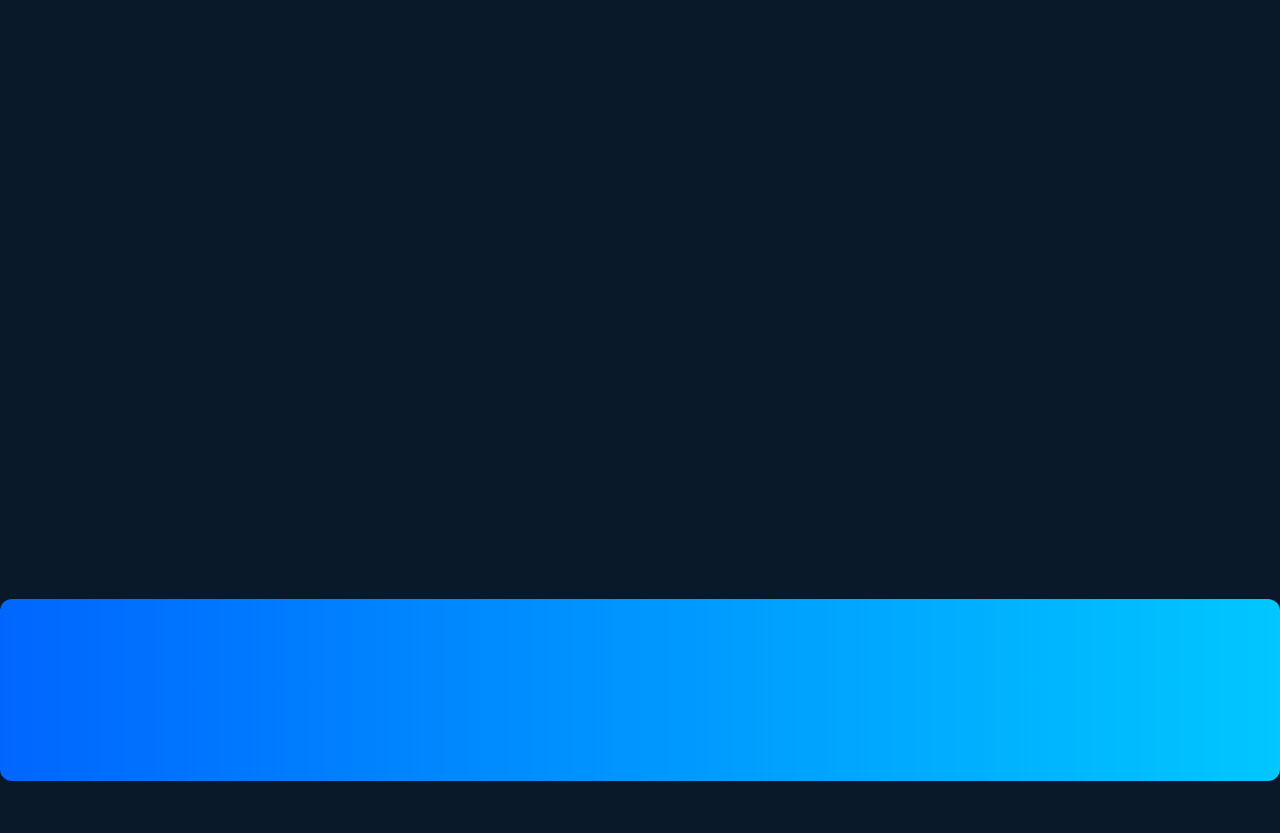
<file: solutions.html>
<!DOCTYPE html>
<html lang="en">
<head>
    <meta charset="UTF-8">
    <meta name="viewport" content="width=device-width, initial-scale=1.0">
    <title>AI Solutions - Experimenter.ai</title>
    <link href="https://cdn.jsdelivr.net/npm/bootstrap@5.3.0/dist/css/bootstrap.min.css" rel="stylesheet">
    <link rel="stylesheet" href="https://cdnjs.cloudflare.com/ajax/libs/font-awesome/6.4.0/css/all.min.css">
    <link href="https://unpkg.com/aos@2.3.1/dist/aos.css" rel="stylesheet">
    <link rel="stylesheet" href="assets/css/style.css">
</head>
<body>
    <!-- Include the same top banner and navigation as index.html -->

    <!-- Solutions Hero Section -->
    <section class="solutions-hero-section py-5">
        <div class="container">
            <div class="row align-items-center">
                <div class="col-lg-6" data-aos="fade-right">
                    <div class="solution-tag mb-3">ENTERPRISE AI SOLUTIONS</div>
                    <h1 class="display-4 mb-4">Custom AI Solutions for Enterprise Scale</h1>
                    <p class="lead mb-4">Transform your business with our enterprise-grade AI solutions. From LLMs to RAG systems, we deliver end-to-end AI implementation.</p>
                    <div class="d-flex flex-wrap gap-3">
                        <a href="#" class="btn btn-primary">Get Started</a>
                        <a href="#" class="btn btn-outline-light">View Case Studies</a>
                    </div>
                </div>
                <div class="col-lg-6" data-aos="fade-left">
                    <div class="solution-visual">
                        <div class="code-window">
                            <div class="window-header">
                                <span class="dot"></span>
                                <span class="dot"></span>
                                <span class="dot"></span>
                            </div>
                            <div class="window-content">
                                <pre><code>// AI Solution Demo
from experimenter import LLM, RAG

model = LLM.deploy(
    "enterprise-ready"
)</code></pre>
                            </div>
                        </div>
                    </div>
                </div>
            </div>
        </div>
    </section>

    <!-- Core Solutions Section -->
    <section class="core-solutions py-5">
        <div class="container">
            <div class="row g-4">
                <!-- LLM Solutions -->
                <div class="col-md-6 col-lg-4" data-aos="fade-up">
                    <div class="solution-card h-100">
                        <div class="solution-icon">
                            <i class="fas fa-brain"></i>
                        </div>
                        <h3>LLM Solutions</h3>
                        <p>Enterprise-grade LLM implementations with custom training and deployment.</p>
                        <ul class="solution-features">
                            <li><i class="fas fa-check"></i> Custom model development</li>
                            <li><i class="fas fa-check"></i> Fine-tuning & optimization</li>
                            <li><i class="fas fa-check"></i> Deployment orchestration</li>
                            <li><i class="fas fa-check"></i> Performance monitoring</li>
                        </ul>
                        <a href="#" class="btn btn-outline-primary mt-3">Learn More</a>
                    </div>
                </div>

                <!-- RAG Systems -->
                <div class="col-md-6 col-lg-4" data-aos="fade-up" data-aos-delay="100">
                    <div class="solution-card h-100">
                        <div class="solution-icon">
                            <i class="fas fa-database"></i>
                        </div>
                        <h3>RAG Systems</h3>
                        <p>Advanced retrieval-augmented generation systems for intelligent data processing.</p>
                        <ul class="solution-features">
                            <li><i class="fas fa-check"></i> Document processing</li>
                            <li><i class="fas fa-check"></i> Vector search optimization</li>
                            <li><i class="fas fa-check"></i> Knowledge base integration</li>
                            <li><i class="fas fa-check"></i> Real-time updates</li>
                        </ul>
                        <a href="#" class="btn btn-outline-primary mt-3">Learn More</a>
                    </div>
                </div>

                <!-- Content Moderation -->
                <div class="col-md-6 col-lg-4" data-aos="fade-up" data-aos-delay="200">
                    <div class="solution-card h-100">
                        <div class="solution-icon">
                            <i class="fas fa-shield-alt"></i>
                        </div>
                        <h3>Content Moderation</h3>
                        <p>AI-powered content moderation systems for safe and compliant platforms.</p>
                        <ul class="solution-features">
                            <li><i class="fas fa-check"></i> Multi-modal analysis</li>
                            <li><i class="fas fa-check"></i> Real-time filtering</li>
                            <li><i class="fas fa-check"></i> Custom policy enforcement</li>
                            <li><i class="fas fa-check"></i> Scalable architecture</li>
                        </ul>
                        <a href="#" class="btn btn-outline-primary mt-3">Learn More</a>
                    </div>
                </div>
            </div>
        </div>
    </section>

    <!-- Features Grid -->
    <section class="features-grid py-5 bg-light">
        <div class="container">
            <h2 class="text-center mb-5" data-aos="fade-up">Enterprise-Ready Features</h2>
            <div class="row g-4">
                <div class="col-md-4" data-aos="fade-up">
                    <div class="feature-item">
                        <i class="fas fa-lock"></i>
                        <h4>Enterprise Security</h4>
                        <p>Bank-grade security with data encryption and access controls.</p>
                    </div>
                </div>
                <div class="col-md-4" data-aos="fade-up" data-aos-delay="100">
                    <div class="feature-item">
                        <i class="fas fa-chart-bar"></i>
                        <h4>Analytics Dashboard</h4>
                        <p>Real-time monitoring and performance analytics.</p>
                    </div>
                </div>
                <div class="col-md-4" data-aos="fade-up" data-aos-delay="200">
                    <div class="feature-item">
                        <i class="fas fa-users"></i>
                        <h4>Team Collaboration</h4>
                        <p>Built-in tools for team management and collaboration.</p>
                    </div>
                </div>
            </div>
        </div>
    </section>

    <!-- Implementation Process -->
    <section class="implementation-process py-5">
        <div class="container">
            <h2 class="text-center mb-5" data-aos="fade-up">Implementation Process</h2>
            <div class="process-timeline">
                <div class="process-step" data-aos="fade-right">
                    <div class="step-number">1</div>
                    <h4>Requirements Analysis</h4>
                    <p>We analyze your needs and define success metrics.</p>
                </div>
                <div class="process-step" data-aos="fade-right" data-aos-delay="100">
                    <div class="step-number">2</div>
                    <h4>Solution Design</h4>
                    <p>Custom architecture design and technology selection.</p>
                </div>
                <div class="process-step" data-aos="fade-right" data-aos-delay="200">
                    <div class="step-number">3</div>
                    <h4>Development</h4>
                    <p>Agile development with regular updates.</p>
                </div>
                <div class="process-step" data-aos="fade-right" data-aos-delay="300">
                    <div class="step-number">4</div>
                    <h4>Deployment</h4>
                    <p>Seamless deployment and integration.</p>
                </div>
            </div>
        </div>
    </section>

    <!-- Custom Solutions -->
    <section class="custom-solutions py-5">
        <div class="container">
            <div class="row align-items-center">
                <div class="col-lg-6" data-aos="fade-right">
                    <h2>Need a Custom Solution?</h2>
                    <p class="lead">We specialize in building custom AI solutions tailored to your unique business needs.</p>
                    <ul class="custom-features">
                        <li><i class="fas fa-check-circle"></i> Tailored to your industry</li>
                        <li><i class="fas fa-check-circle"></i> Scalable architecture</li>
                        <li><i class="fas fa-check-circle"></i> Integration support</li>
                        <li><i class="fas fa-check-circle"></i> Ongoing maintenance</li>
                    </ul>
                    <a href="#" class="btn btn-primary mt-3">Contact Us</a>
                </div>
                <div class="col-lg-6" data-aos="fade-left">
                    <div class="custom-solution-visual">
                        <!-- Add your custom solution visualization here -->
                    </div>
                </div>
            </div>
        </div>
    </section>

    <!-- CTA Section -->
    <section class="cta-section py-5">
        <div class="container">
            <div class="row align-items-center" data-aos="fade-up">
                <div class="col-lg-8">
                    <h2 class="mb-3">Ready to Get Started?</h2>
                    <p class="lead mb-0">Let's discuss how our AI solutions can transform your business.</p>
                </div>
                <div class="col-lg-4 text-lg-end">
                    <a href="#" class="btn btn-primary">Schedule a Demo</a>
                </div>
            </div>
        </div>
    </section>

    <!-- Include the same footer as index.html -->

    <script src="https://cdn.jsdelivr.net/npm/bootstrap@5.3.0/dist/js/bootstrap.bundle.min.js"></script>
    <script src="https://unpkg.com/aos@2.3.1/dist/aos.js"></script>
    <script>
        AOS.init();
    </script>
</body>
</html>
</file>
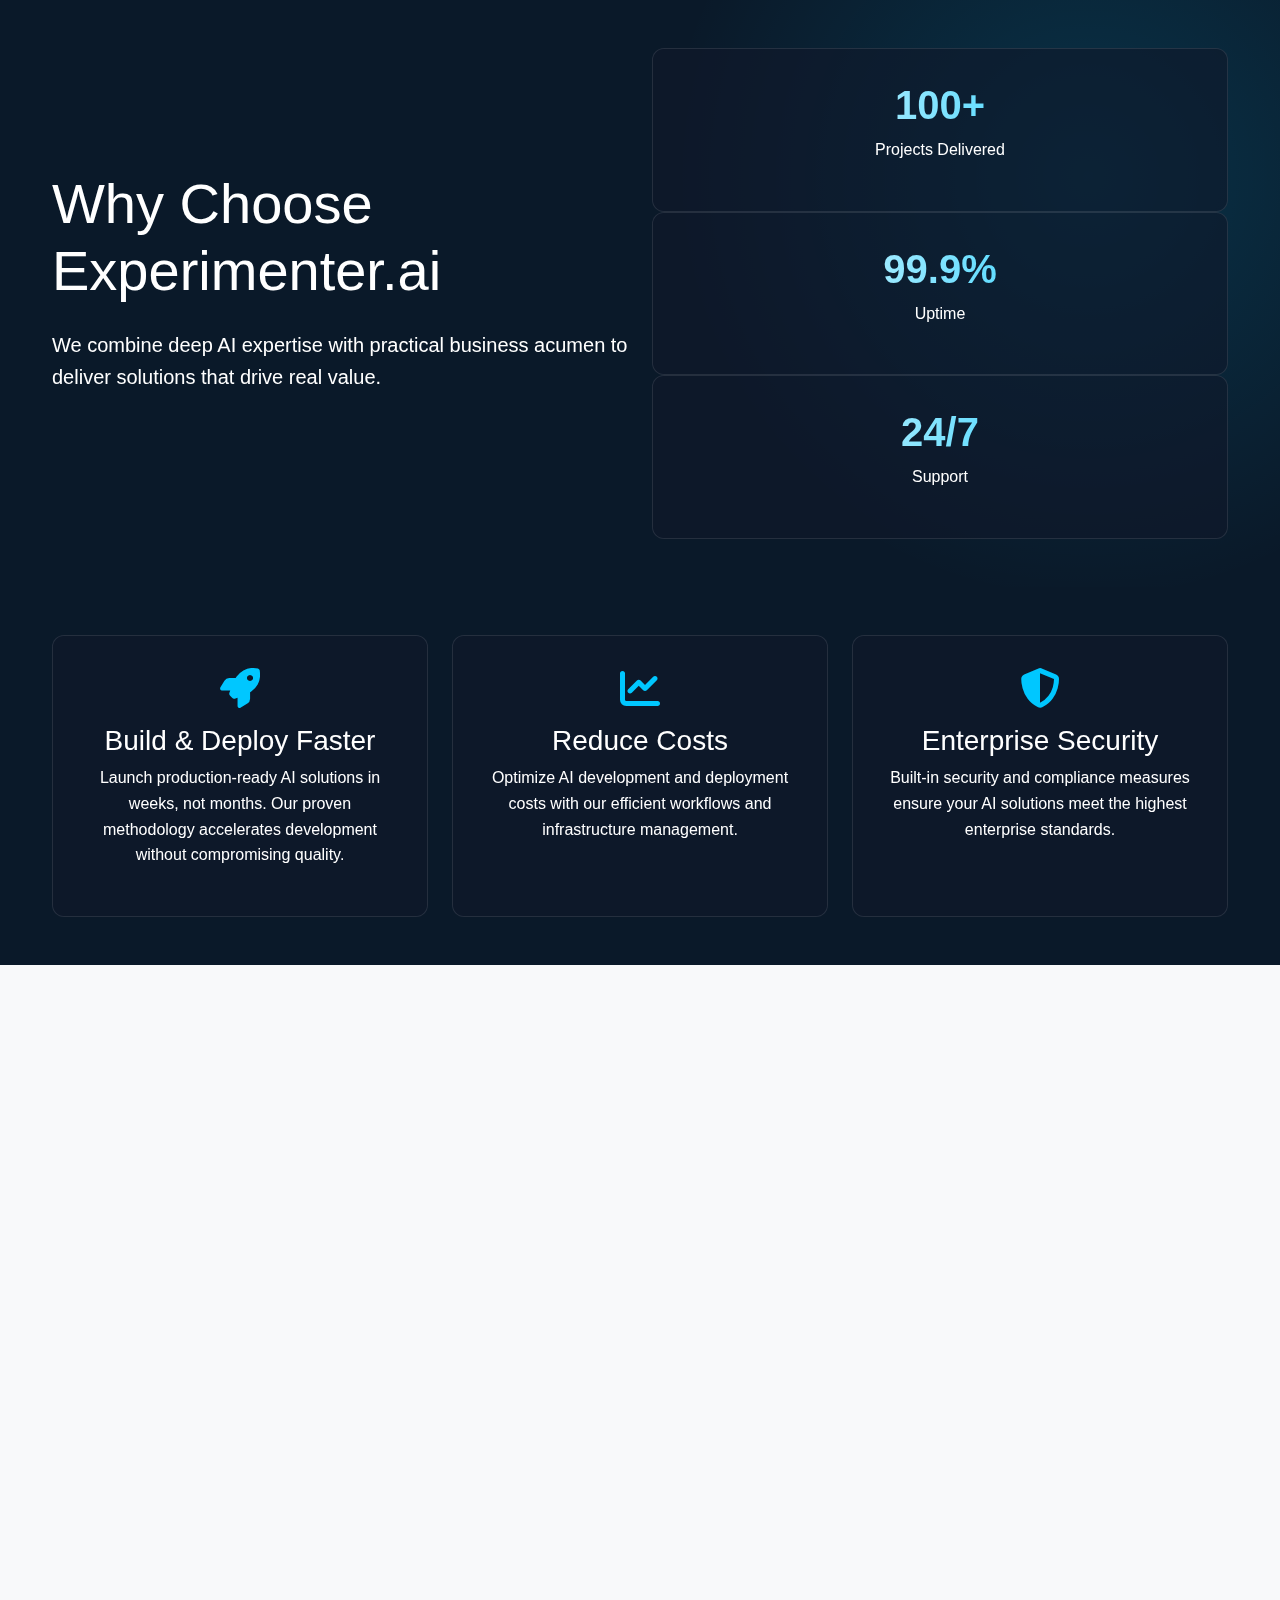
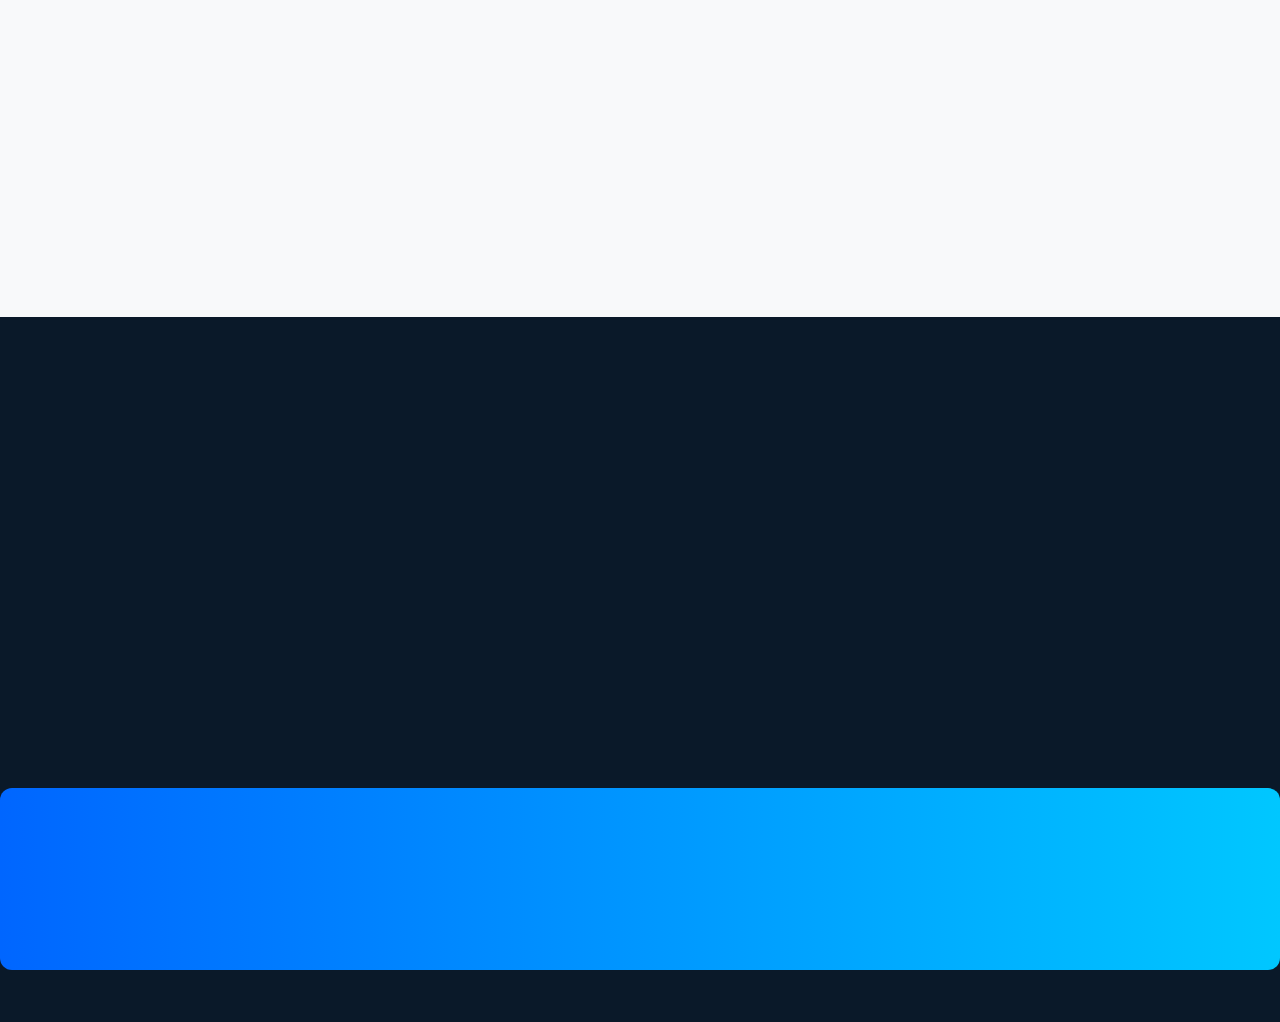
<file: why.html>
<!DOCTYPE html>
<html lang="en">
<head>
    <meta charset="UTF-8">
    <meta name="viewport" content="width=device-width, initial-scale=1.0">
    <title>Why Experimenter.ai - Your AI Development Partner</title>
    <link href="https://cdn.jsdelivr.net/npm/bootstrap@5.3.0/dist/css/bootstrap.min.css" rel="stylesheet">
    <link rel="stylesheet" href="https://cdnjs.cloudflare.com/ajax/libs/font-awesome/6.4.0/css/all.min.css">
    <link href="https://unpkg.com/aos@2.3.1/dist/aos.css" rel="stylesheet">
    <link rel="stylesheet" href="assets/css/style.css">
</head>
<body>
    <!-- Include the same top banner and navigation as index.html -->
    
    <!-- Why Hero Section -->
    <section class="why-hero-section py-5">
        <div class="container">
            <div class="row align-items-center">
                <div class="col-lg-6" data-aos="fade-right">
                    <h1 class="display-4 mb-4">Why Choose Experimenter.ai</h1>
                    <p class="lead mb-4">We combine deep AI expertise with practical business acumen to deliver solutions that drive real value.</p>
                </div>
                <div class="col-lg-6" data-aos="fade-left">
                    <div class="stats-container">
                        <div class="stat-card">
                            <h3>100+</h3>
                            <p>Projects Delivered</p>
                        </div>
                        <div class="stat-card">
                            <h3>99.9%</h3>
                            <p>Uptime</p>
                        </div>
                        <div class="stat-card">
                            <h3>24/7</h3>
                            <p>Support</p>
                        </div>
                    </div>
                </div>
            </div>
        </div>
    </section>

    <!-- Key Benefits Section -->
    <section class="benefits-section py-5">
        <div class="container">
            <div class="row g-4">
                <div class="col-md-4" data-aos="fade-up" data-aos-delay="100">
                    <div class="benefit-card">
                        <i class="fas fa-rocket mb-3"></i>
                        <h3>Build & Deploy Faster</h3>
                        <p>Launch production-ready AI solutions in weeks, not months. Our proven methodology accelerates development without compromising quality.</p>
                    </div>
                </div>
                <div class="col-md-4" data-aos="fade-up" data-aos-delay="200">
                    <div class="benefit-card">
                        <i class="fas fa-chart-line mb-3"></i>
                        <h3>Reduce Costs</h3>
                        <p>Optimize AI development and deployment costs with our efficient workflows and infrastructure management.</p>
                    </div>
                </div>
                <div class="col-md-4" data-aos="fade-up" data-aos-delay="300">
                    <div class="benefit-card">
                        <i class="fas fa-shield-alt mb-3"></i>
                        <h3>Enterprise Security</h3>
                        <p>Built-in security and compliance measures ensure your AI solutions meet the highest enterprise standards.</p>
                    </div>
                </div>
            </div>
        </div>
    </section>

    <!-- Methodology Section -->
    <section class="methodology-section py-5 bg-light">
        <div class="container">
            <h2 class="text-center mb-5" data-aos="fade-up">Our Development Methodology</h2>
            <div class="timeline">
                <div class="timeline-item" data-aos="fade-right">
                    <div class="timeline-content">
                        <h4>1. Discovery & Planning</h4>
                        <p>We analyze your needs and create a detailed project roadmap.</p>
                    </div>
                </div>
                <div class="timeline-item" data-aos="fade-left">
                    <div class="timeline-content">
                        <h4>2. Solution Design</h4>
                        <p>Our experts design a custom solution architecture.</p>
                    </div>
                </div>
                <div class="timeline-item" data-aos="fade-right">
                    <div class="timeline-content">
                        <h4>3. Development & Testing</h4>
                        <p>Iterative development with continuous testing and refinement.</p>
                    </div>
                </div>
                <div class="timeline-item" data-aos="fade-left">
                    <div class="timeline-content">
                        <h4>4. Deployment & Support</h4>
                        <p>Smooth deployment and ongoing maintenance support.</p>
                    </div>
                </div>
            </div>
        </div>
    </section>

    <!-- Case Studies Preview -->
    <section class="case-studies-section py-5">
        <div class="container">
            <h2 class="text-center mb-5" data-aos="fade-up">Success Stories</h2>
            <div class="row g-4">
                <div class="col-md-6" data-aos="fade-up">
                    <div class="case-study-card">
                        <div class="case-study-content">
                            <h4>Healthcare AI Assistant</h4>
                            <p>Developed a custom LLM solution for medical record analysis</p>
                            <ul>
                                <li>50% reduction in processing time</li>
                                <li>99% accuracy in data extraction</li>
                            </ul>
                            <a href="#" class="btn btn-outline-primary">Read More</a>
                        </div>
                    </div>
                </div>
                <div class="col-md-6" data-aos="fade-up" data-aos-delay="100">
                    <div class="case-study-card">
                        <div class="case-study-content">
                            <h4>Financial Services RAG System</h4>
                            <p>Implemented intelligent document retrieval system</p>
                            <ul>
                                <li>90% faster document retrieval</li>
                                <li>Improved compliance accuracy</li>
                            </ul>
                            <a href="#" class="btn btn-outline-primary">Read More</a>
                        </div>
                    </div>
                </div>
            </div>
        </div>
    </section>

    <!-- CTA Section -->
    <section class="cta-section py-5">
        <div class="container">
            <div class="row align-items-center" data-aos="fade-up">
                <div class="col-lg-8">
                    <h2 class="mb-3">Ready to Transform Your Business?</h2>
                    <p class="lead mb-0">Let's discuss how our AI solutions can help you achieve your goals.</p>
                </div>
                <div class="col-lg-4 text-lg-end">
                    <a href="#" class="btn btn-primary">Schedule a Consultation</a>
                </div>
            </div>
        </div>
    </section>

    <!-- Include the same footer as index.html -->

    <script src="https://cdn.jsdelivr.net/npm/bootstrap@5.3.0/dist/js/bootstrap.bundle.min.js"></script>
    <script src="https://unpkg.com/aos@2.3.1/dist/aos.js"></script>
    <script>
        AOS.init();
    </script>
</body>
</html>
</file>
<file: assets/css/style.css>
/* 
 * Experimenter.ai - Main Stylesheet
 * A modern, responsive design for an AI solutions company
 */

:root {
    /* Color Variables */
    --primary-color: #0066ff;
    --secondary-color: #00c7ff;
    --dark-bg: #0a1929;
    --darker-bg: #061220;
    --light-text: #ffffff;
    --gray-text: #a0aec0;
    --highlight: #00eeff;
    --card-bg: rgba(15, 23, 42, 0.6);
    --gradient-start: #0066ff;
    --gradient-end: #00c7ff;
}

/* Base Styles */
body {
    font-family: 'Inter', -apple-system, BlinkMacSystemFont, 'Segoe UI', Roboto, Oxygen, Ubuntu, Cantarell, 'Open Sans', 'Helvetica Neue', sans-serif;
    background-color: var(--dark-bg);
    color: var(--light-text);
    line-height: 1.6;
    overflow-x: hidden;
    -webkit-font-smoothing: antialiased;
    -moz-osx-font-smoothing: grayscale;
}

a {
    color: var(--light-text);
    text-decoration: none;
    transition: all 0.3s ease;
}

a:hover {
    color: var(--highlight);
}

.btn {
    border-radius: 6px;
    padding: 0.6rem 1.5rem;
    font-weight: 500;
    transition: all 0.3s ease;
}

.btn-primary {
    background: linear-gradient(to right, var(--gradient-start), var(--gradient-end));
    border: none;
    color: var(--light-text);
}

.btn-primary:hover {
    transform: translateY(-2px);
    box-shadow: 0 4px 12px rgba(0, 102, 255, 0.3);
}

.btn-outline-light {
    border: 1px solid rgba(255, 255, 255, 0.3);
    color: var(--light-text);
}

.btn-outline-light:hover {
    background-color: rgba(255, 255, 255, 0.1);
    color: var(--light-text);
}

.btn-link {
    color: var(--primary-color);
    padding: 0;
    font-weight: 500;
}

.btn-link:hover {
    color: var(--secondary-color);
    text-decoration: none;
}

.section-title {
    font-size: 2.5rem;
    font-weight: 700;
    margin-bottom: 1rem;
    background: linear-gradient(to right, var(--light-text), var(--secondary-color));
    -webkit-background-clip: text;
    background-clip: text;
    -webkit-text-fill-color: transparent;
}

.section-subtitle {
    font-size: 1.2rem;
    color: var(--gray-text);
    max-width: 700px;
    margin: 0 auto;
}

/* Top Banner */
.top-banner {
    background-color: var(--darker-bg);
    padding: 0.5rem 0;
    font-size: 0.9rem;
}

.top-banner a {
    color: var(--secondary-color);
}

.top-banner a:hover {
    text-decoration: underline;
}

.watch-now {
    font-weight: 500;
}

/* Navigation */
.navbar {
    background-color: var(--dark-bg);
    padding: 1rem 0;
}

.navbar-brand {
    font-weight: 700;
    font-size: 1.5rem;
}

.logo-text {
    background: linear-gradient(to right, var(--light-text), var(--secondary-color));
    -webkit-background-clip: text;
    background-clip: text;
    -webkit-text-fill-color: transparent;
}

.navbar-dark .navbar-nav .nav-link {
    color: var(--light-text);
    font-weight: 500;
    padding: 0.5rem 1rem;
}

.navbar-dark .navbar-nav .nav-link:hover {
    color: var(--secondary-color);
}

.dropdown-menu {
    background-color: var(--darker-bg);
    border: 1px solid rgba(255, 255, 255, 0.1);
    border-radius: 8px;
    box-shadow: 0 8px 16px rgba(0, 0, 0, 0.2);
}

.dropdown-item {
    color: var(--light-text);
    padding: 0.6rem 1.5rem;
}

.dropdown-item:hover {
    background-color: rgba(255, 255, 255, 0.05);
    color: var(--secondary-color);
}

/* Common Section Styles */
.hero-section,
.why-hero-section,
.solutions-hero-section,
.industries-hero-section,
.company-hero-section,
.resources-hero-section,
.blog-hero-section,
.careers-hero-section {
    padding: 6rem 0;
    background: var(--dark-bg);
    position: relative;
    overflow: hidden;
}

/* Section-specific backgrounds */
.why-hero-section::before {
    content: '';
    position: absolute;
    top: 0;
    right: 0;
    width: 50%;
    height: 100%;
    background: radial-gradient(circle at 70% 30%, rgba(0, 199, 255, 0.15), transparent 70%);
    z-index: 0;
}

.solutions-hero-section::before {
    content: '';
    position: absolute;
    top: 0;
    left: 0;
    width: 50%;
    height: 100%;
    background: radial-gradient(circle at 30% 70%, rgba(0, 102, 255, 0.15), transparent 70%);
    z-index: 0;
}

.industries-hero-section::before {
    content: '';
    position: absolute;
    top: 50%;
    left: 50%;
    transform: translate(-50%, -50%);
    width: 80%;
    height: 80%;
    background: radial-gradient(circle, rgba(0, 199, 255, 0.1), transparent 70%);
    z-index: 0;
}

/* Careers Styles */
.career-tag {
    display: inline-block;
    background: rgba(0, 102, 255, 0.1);
    color: var(--secondary-color);
    padding: 0.4rem 1rem;
    border-radius: 20px;
    font-size: 0.9rem;
    font-weight: 500;
    margin-bottom: 1rem;
}

.benefit-card {
    background: var(--card-bg);
    border: 1px solid rgba(255, 255, 255, 0.1);
    border-radius: 12px;
    padding: 2rem;
    text-align: center;
    height: 100%;
    transition: all 0.3s ease;
}

.benefit-card:hover {
    transform: translateY(-5px);
    border-color: var(--primary-color);
}

.benefit-card i {
    font-size: 2.5rem;
    color: var(--secondary-color);
    margin-bottom: 1.5rem;
}

.culture-values {
    display: flex;
    flex-direction: column;
    gap: 2rem;
}

.value-item {
    display: flex;
    align-items: flex-start;
    gap: 1.5rem;
}

.value-item i {
    font-size: 1.5rem;
    color: var(--secondary-color);
}

.benefit-item {
    text-align: center;
    padding: 1.5rem;
    background: var(--card-bg);
    border: 1px solid rgba(255, 255, 255, 0.1);
    border-radius: 12px;
    height: 100%;
    transition: all 0.3s ease;
}

.benefit-item:hover {
    transform: translateY(-5px);
    border-color: var(--primary-color);
}

.benefit-item i {
    font-size: 2rem;
    color: var(--secondary-color);
    margin-bottom: 1rem;
}

.position-card {
    background: var(--card-bg);
    border: 1px solid rgba(255, 255, 255, 0.1);
    border-radius: 12px;
    overflow: hidden;
    height: 100%;
    transition: all 0.3s ease;
}

.position-card:hover {
    transform: translateY(-5px);
    border-color: var(--primary-color);
}

.position-content {
    padding: 2rem;
}

.position-tag {
    display: inline-block;
    background: rgba(0, 102, 255, 0.1);
    color: var(--secondary-color);
    padding: 0.4rem 1rem;
    border-radius: 20px;
    font-size: 0.9rem;
    margin-bottom: 1rem;
}

.position-requirements {
    list-style: none;
    padding: 0;
    margin: 1.5rem 0;
}

.position-requirements li {
    position: relative;
    padding-left: 1.5rem;
    margin-bottom: 0.5rem;
}

.position-requirements li:before {
    content: '•';
    position: absolute;
    left: 0;
    color: var(--secondary-color);
}

.position-meta {
    display: flex;
    gap: 1.5rem;
    color: var(--gray-text);
    font-size: 0.9rem;
}

.position-meta i {
    margin-right: 0.5rem;
}

.position-filters {
    display: flex;
    justify-content: center;
    gap: 1rem;
    flex-wrap: wrap;
}

.process-timeline {
    display: flex;
    flex-direction: column;
    gap: 2rem;
    max-width: 800px;
    margin: 0 auto;
}

.process-step {
    display: flex;
    gap: 2rem;
    position: relative;
}

.step-number {
    width: 40px;
    height: 40px;
    background: var(--primary-color);
    border-radius: 50%;
    display: flex;
    align-items: center;
    justify-content: center;
    font-weight: bold;
    flex-shrink: 0;
}

.step-content {
    flex: 1;
}

/* Blog Styles */
.blog-tag {
    display: inline-block;
    background: rgba(0, 102, 255, 0.1);
    color: var(--secondary-color);
    padding: 0.4rem 1rem;
    border-radius: 20px;
    font-size: 0.9rem;
    font-weight: 500;
    margin-bottom: 1rem;
}

.featured-post-card {
    background: var(--card-bg);
    border: 1px solid rgba(255, 255, 255, 0.1);
    border-radius: 12px;
    overflow: hidden;
    transition: all 0.3s ease;
}

.featured-post-card:hover {
    transform: translateY(-5px);
    border-color: var(--primary-color);
}

.featured-post-card .post-image {
    height: 300px;
    background: rgba(255, 255, 255, 0.05);
}

.featured-post-card .post-content {
    padding: 2rem;
}

.post-meta {
    display: flex;
    gap: 1.5rem;
    color: var(--gray-text);
    font-size: 0.9rem;
    margin-top: 1rem;
}

.post-meta i {
    margin-right: 0.5rem;
}

.trending-posts {
    background: var(--card-bg);
    border: 1px solid rgba(255, 255, 255, 0.1);
    border-radius: 12px;
    padding: 2rem;
}

.trending-post {
    display: flex;
    align-items: flex-start;
    gap: 1rem;
    padding: 1rem 0;
    border-bottom: 1px solid rgba(255, 255, 255, 0.1);
}

.trending-post:last-child {
    border-bottom: none;
}

.trending-post .number {
    font-size: 1.5rem;
    font-weight: 700;
    color: var(--secondary-color);
    opacity: 0.5;
}

.trending-post h4 {
    font-size: 1.1rem;
    margin-bottom: 0.5rem;
}

.category-card {
    background: var(--card-bg);
    border: 1px solid rgba(255, 255, 255, 0.1);
    border-radius: 12px;
    padding: 2rem;
    text-align: center;
    transition: all 0.3s ease;
}

.category-card:hover {
    transform: translateY(-5px);
    border-color: var(--primary-color);
}

.category-card i {
    font-size: 2rem;
    color: var(--secondary-color);
    margin-bottom: 1rem;
}

.category-card .post-count {
    display: inline-block;
    background: rgba(255, 255, 255, 0.1);
    padding: 0.3rem 0.8rem;
    border-radius: 20px;
    font-size: 0.9rem;
    margin-top: 1rem;
}

.read-more {
    display: inline-flex;
    align-items: center;
    gap: 0.5rem;
    margin-top: 1rem;
    color: var(--secondary-color);
    font-weight: 500;
}

.read-more i {
    transition: transform 0.3s ease;
}

.read-more:hover i {
    transform: translateX(5px);
}

/* Card Styles */
.case-study-card,
.white-paper-card,
.blog-card,
.team-card,
.solution-card {
    background: var(--card-bg);
    border: 1px solid rgba(255, 255, 255, 0.1);
    border-radius: 12px;
    padding: 2rem;
    transition: all 0.3s ease;
    height: 100%;
}

.case-study-card:hover,
.white-paper-card:hover,
.blog-card:hover,
.team-card:hover,
.solution-card:hover {
    transform: translateY(-5px);
    border-color: var(--primary-color);
    box-shadow: 0 8px 24px rgba(0, 102, 255, 0.2);
}

/* Timeline Styles */
.timeline {
    position: relative;
    padding: 2rem 0;
}

.timeline-item {
    position: relative;
    padding: 2rem;
    margin-bottom: 2rem;
    background: var(--card-bg);
    border-radius: 12px;
    border: 1px solid rgba(255, 255, 255, 0.1);
}

.timeline-item::before {
    content: '';
    position: absolute;
    width: 2px;
    height: 100%;
    background: var(--primary-color);
    left: -1px;
    top: 0;
}

/* Stats and Metrics */
.stat-card {
    background: var(--card-bg);
    border-radius: 12px;
    padding: 2rem;
    text-align: center;
    border: 1px solid rgba(255, 255, 255, 0.1);
}

.stat-card h3 {
    font-size: 2.5rem;
    font-weight: 700;
    margin-bottom: 0.5rem;
    background: linear-gradient(to right, var(--light-text), var(--secondary-color));
    -webkit-background-clip: text;
    background-clip: text;
    -webkit-text-fill-color: transparent;
}

/* Form Styles */
.contact-form input,
.contact-form textarea,
.newsletter-form input {
    background: rgba(255, 255, 255, 0.05);
    border: 1px solid rgba(255, 255, 255, 0.1);
    color: var(--light-text);
    padding: 0.8rem 1rem;
}

.contact-form input:focus,
.contact-form textarea:focus,
.newsletter-form input:focus {
    background: rgba(255, 255, 255, 0.1);
    border-color: var(--primary-color);
    box-shadow: none;
    color: var(--light-text);
}

/* Resource Cards */
.resource-cards {
    display: grid;
    grid-template-columns: repeat(auto-fit, minmax(250px, 1fr));
    gap: 1.5rem;
    margin-top: 2rem;
}

.resource-card {
    background: var(--card-bg);
    border-radius: 12px;
    padding: 2rem;
    text-align: center;
    border: 1px solid rgba(255, 255, 255, 0.1);
    transition: all 0.3s ease;
}

.resource-card:hover {
    transform: translateY(-5px);
    border-color: var(--primary-color);
}

.resource-card i {
    font-size: 2rem;
    margin-bottom: 1rem;
    color: var(--secondary-color);
}

/* Industry Grid */
.industries-grid {
    display: grid;
    grid-template-columns: repeat(2, 1fr);
    gap: 1.5rem;
    padding: 2rem;
}

.industry-icon {
    background: var(--card-bg);
    border-radius: 12px;
    padding: 2rem;
    text-align: center;
    border: 1px solid rgba(255, 255, 255, 0.1);
    transition: all 0.3s ease;
}

.industry-icon:hover {
    transform: translateY(-5px);
    border-color: var(--primary-color);
}

.industry-icon i {
    font-size: 2rem;
    margin-bottom: 1rem;
    color: var(--secondary-color);
}

.hero-section::before {
    content: '';
    position: absolute;
    top: 0;
    right: 0;
    width: 60%;
    height: 100%;
    background: radial-gradient(circle at 70% 30%, rgba(0, 102, 255, 0.15), transparent 70%);
    z-index: 0;
}

.hero-section h1 {
    font-weight: 800;
    line-height: 1.2;
    background: linear-gradient(to right, var(--light-text), var(--secondary-color));
    -webkit-background-clip: text;
    background-clip: text;
    -webkit-text-fill-color: transparent;
}

.feature-highlight {
    display: inline-block;
    background-color: rgba(0, 102, 255, 0.1);
    border: 1px solid rgba(0, 102, 255, 0.3);
    border-radius: 8px;
    padding: 0.6rem 1.2rem;
    font-size: 1.2rem;
    color: var(--secondary-color);
}

.platform-visual {
    position: relative;
    height: 400px;
    display: flex;
    justify-content: center;
    align-items: center;
}

.platform-card {
    background-color: var(--card-bg);
    border: 1px solid rgba(255, 255, 255, 0.1);
    border-radius: 12px;
    padding: 2rem;
    width: 80%;
    box-shadow: 0 20px 40px rgba(0, 0, 0, 0.3);
    backdrop-filter: blur(10px);
    z-index: 2;
}

.platform-logo {
    margin-bottom: 2rem;
    display: flex;
    align-items: center;
}

.platform-logo .logo-text {
    font-size: 1.3rem;
    font-weight: 600;
}

.platform-features .feature {
    background-color: rgba(255, 255, 255, 0.05);
    border: 1px solid rgba(255, 255, 255, 0.1);
    border-radius: 6px;
    padding: 0.8rem 1rem;
    margin-bottom: 0.8rem;
    font-size: 0.9rem;
    font-weight: 500;
    letter-spacing: 0.3px;
    line-height: 1.4;
}

/* Responsive adjustments for platform features */
@media (max-width: 991.98px) {
    .platform-features .feature {
        font-size: 0.85rem;
        padding: 0.7rem 0.9rem;
    }
}

@media (max-width: 767.98px) {
    .platform-features .feature {
        font-size: 0.8rem;
        padding: 0.6rem 0.8rem;
    }
    .platform-card {
        width: 90%;
    }
}

@media (max-width: 575.98px) {
    .platform-features .feature {
        font-size: 0.75rem;
        padding: 0.5rem 0.7rem;
    }
    .platform-card {
        width: 95%;
    }
}

.platform-badge {
    position: absolute;
    bottom: 20px;
    right: 0;
    background: linear-gradient(to right, var(--primary-color), var(--secondary-color));
    border-radius: 8px;
    padding: 0.6rem 1.2rem;
    font-size: 0.85rem;
    font-weight: 500;
    z-index: 3;
    box-shadow: 0 8px 16px rgba(0, 0, 0, 0.2);
    max-width: 80%;
    white-space: normal;
    line-height: 1.4;
}

@media (max-width: 767.98px) {
    .platform-badge {
        font-size: 0.8rem;
        padding: 0.5rem 1rem;
        max-width: 90%;
    }
}

@media (max-width: 575.98px) {
    .platform-badge {
        font-size: 0.75rem;
        padding: 0.4rem 0.8rem;
        max-width: 95%;
    }
}

.badge-content {
    display: flex;
    align-items: center;
}

.badge-tag {
    background-color: rgba(255, 255, 255, 0.2);
    border-radius: 4px;
    padding: 0.2rem 0.5rem;
    font-size: 0.7rem;
    margin-left: 0.8rem;
}

/* General Solutions Section */
.general-solutions-section {
    background-color: var(--darker-bg);
    padding: 5rem 0;
}

.general-solutions-section .row {
    display: flex;
    flex-wrap: wrap;
    margin-right: -15px;
    margin-left: -15px;
    width: 100%;
}

/* Desktop layout */
@media (min-width: 992px) {
    .general-solutions-section .col-lg-4 {
        flex: 0 0 33.333333%;
        max-width: 33.333333%;
    }
}

/* Tablet layout */
@media (min-width: 768px) and (max-width: 991.98px) {
    .general-solutions-section .col-md-6 {
        flex: 0 0 50%;
        max-width: 50%;
    }
}

/* Mobile layout */
@media (max-width: 767.98px) {
    .general-solutions-section .col-md-6 {
        flex: 0 0 100%;
        max-width: 100%;
    }
}

/* Small Mobile adjustments */
@media (max-width: 575.98px) {
    .general-solutions-section .row {
        margin-right: -10px;
        margin-left: -10px;
    }
    
    .general-solutions-section [class*='col-'] {
        padding-right: 10px;
        padding-left: 10px;
    }
}

.solution-showcase-card {
    background-color: var(--card-bg);
    border: 1px solid rgba(255, 255, 255, 0.1);
    border-radius: 12px;
    padding: 2rem;
    height: 100%;
    transition: all 0.3s ease;
}

.solution-showcase-card:hover {
    transform: translateY(-5px);
    box-shadow: 0 12px 24px rgba(0, 0, 0, 0.2);
    border-color: rgba(0, 102, 255, 0.3);
}

.solution-showcase-card .solution-icon {
    width: 60px;
    height: 60px;
    background: linear-gradient(to bottom right, var(--primary-color), var(--secondary-color));
    border-radius: 12px;
    display: flex;
    align-items: center;
    justify-content: center;
    margin-bottom: 1.5rem;
}

.solution-showcase-card .solution-icon i {
    font-size: 1.5rem;
    color: var(--light-text);
}

.solution-showcase-card h3 {
    font-size: 1.3rem;
    font-weight: 600;
    margin-bottom: 1.2rem;
    color: var(--light-text);
}

.solution-features {
    list-style: none;
    padding: 0;
    margin: 0;
}

.solution-features li {
    color: var(--gray-text);
    margin-bottom: 0.8rem;
    padding-left: 1.5rem;
    position: relative;
    font-size: 0.95rem;
}

.solution-features li:before {
    content: '•';
    color: var(--secondary-color);
    position: absolute;
    left: 0;
    top: 0;
}

/* Responsive Breakpoints */
/* Desktop (> 992px) */
@media (min-width: 992px) {
    .solution-showcase-card {
        padding: 2rem;
    }
    
    .solution-showcase-card h3 {
        font-size: 1.4rem;
    }
    
    .solution-features li {
        font-size: 1rem;
        margin-bottom: 0.8rem;
    }
}

/* Tablet (768px - 991.98px) */
@media (min-width: 768px) and (max-width: 991.98px) {
    .solution-showcase-card {
        padding: 1.8rem;
    }
    
    .solution-showcase-card h3 {
        font-size: 1.2rem;
    }
    
    .solution-features li {
        font-size: 0.9rem;
        margin-bottom: 0.7rem;
    }
    
    .row-cols-md-2 > * {
        flex: 0 0 50%;
        max-width: 50%;
    }
}

/* Mobile (< 767.98px) */
/* Responsive Design */
/* Desktop (>992px) */
@media (min-width: 992px) {
    .container {
        max-width: 1200px;
    }
    
    .hero-section {
        min-height: 80vh;
    }

    .platform-visual {
        transform: scale(1.1);
    }
}

/* Tablet (768px - 991.98px) */
@media (min-width: 768px) and (max-width: 991.98px) {
    .hero-section {
        padding: 4rem 0;
    }

    .platform-visual {
        transform: scale(0.9);
    }

    .section-title {
        font-size: 2rem;
    }

    .case-study-card,
    .solution-card,
    .industry-card {
        margin-bottom: 2rem;
    }
}

/* Mobile (<767.98px) */
@media (max-width: 767.98px) {
    .benefit-card,
    .benefit-item {
        padding: 1.5rem;
    }

    .benefit-card i,
    .benefit-item i {
        font-size: 2rem;
    }

    .value-item {
        gap: 1rem;
    }

    .position-content {
        padding: 1.5rem;
    }

    .position-filters {
        gap: 0.5rem;
    }

    .process-step {
        gap: 1rem;
    }

    .step-number {
        width: 32px;
        height: 32px;
        font-size: 0.9rem;
    }
    .featured-post-card .post-image {
        height: 200px;
    }

    .featured-post-card .post-content {
        padding: 1.5rem;
    }

    .trending-posts {
        margin-top: 2rem;
    }

    .post-meta {
        flex-direction: column;
        gap: 0.5rem;
    }

    .category-card {
        padding: 1.5rem;
    }
    .hero-section {
        padding: 3rem 0;
    }

    .hero-section h1 {
        font-size: 2rem;
    }

    .platform-visual {
        transform: scale(0.8);
        margin-top: 2rem;
    }

    .section-title {
        font-size: 1.8rem;
    }

    .solution-showcase-card {
        padding: 1.5rem;
    }

    .navbar-collapse {
        background: var(--darker-bg);
        padding: 1rem;
        border-radius: 8px;
        margin-top: 1rem;
    }

    .top-banner {
        font-size: 0.8rem;
    }

    .btn {
        width: 100%;
        margin-bottom: 0.5rem;
    }
}

/* Small Mobile (<575.98px) */
@media (max-width: 575.98px) {
    .benefit-card,
    .benefit-item {
        padding: 1rem;
    }

    .benefit-card i,
    .benefit-item i {
        font-size: 1.5rem;
        margin-bottom: 1rem;
    }

    .value-item {
        flex-direction: column;
        gap: 0.5rem;
        text-align: center;
    }

    .position-content {
        padding: 1rem;
    }

    .position-meta {
        flex-direction: column;
        gap: 0.5rem;
    }

    .process-step {
        flex-direction: column;
        text-align: center;
        gap: 0.5rem;
    }

    .step-number {
        margin: 0 auto;
    }

    .career-tag {
        font-size: 0.8rem;
        padding: 0.3rem 0.8rem;
    }
    .featured-post-card .post-image {
        height: 150px;
    }

    .featured-post-card .post-content {
        padding: 1rem;
    }

    .featured-post-card h2 {
        font-size: 1.5rem;
    }

    .trending-post .number {
        font-size: 1.2rem;
    }

    .trending-post h4 {
        font-size: 1rem;
    }

    .category-card {
        padding: 1rem;
    }

    .category-card i {
        font-size: 1.5rem;
    }

    .blog-tag {
        font-size: 0.8rem;
        padding: 0.3rem 0.8rem;
    }
    .hero-section h1 {
        font-size: 1.8rem;
    }

    .feature-highlight {
        font-size: 1rem;
        padding: 0.4rem 0.8rem;
    }

    .platform-visual {
        transform: scale(0.7);
    }

    .section-title {
        font-size: 1.6rem;
    }

    .top-banner .container {
        flex-direction: column;
        text-align: center;
    }

    .top-banner .d-flex {
        flex-direction: column;
        gap: 0.5rem;
    }
}
    
    .solution-showcase-card .solution-icon {
        width: 50px;
        height: 50px;
    }
    
    .solution-showcase-card .solution-icon i {
        font-size: 1.3rem;
    }
    
    .solution-features li {
        font-size: 0.85rem;
        margin-bottom: 0.6rem;
    }
    
    .row-cols-1 > * {
        flex: 0 0 100%;
        max-width: 100%;
    }
}

/* Small Mobile (< 575.98px) */
@media (max-width: 575.98px) {
    .solution-showcase-card {
        padding: 1.2rem;
    }
    
    .solution-showcase-card h3 {
        font-size: 1.1rem;
        margin-bottom: 1rem;
    }
    
    .solution-features li {
        font-size: 0.8rem;
        margin-bottom: 0.5rem;
        padding-left: 1.2rem;
    }
    
    .navbar-brand {
        font-size: 1.2rem;
    }
    
    .btn {
        padding: 0.5rem 1.2rem;
        font-size: 0.9rem;
    }
}

/* Solutions Section */
.solutions-section {
    background-color: var(--darker-bg);
    padding: 5rem 0;
}

.solution-card {
    background-color: var(--card-bg);
    border: 1px solid rgba(255, 255, 255, 0.1);
    border-radius: 12px;
    padding: 2rem;
    height: 100%;
    transition: all 0.3s ease;
}

.solution-card:hover {
    transform: translateY(-5px);
    box-shadow: 0 12px 24px rgba(0, 0, 0, 0.2);
    border-color: rgba(0, 102, 255, 0.3);
}

.solution-icon {
    width: 60px;
    height: 60px;
    background: linear-gradient(to bottom right, var(--primary-color), var(--secondary-color));
    border-radius: 12px;
    display: flex;
    align-items: center;
    justify-content: center;
    margin-bottom: 1.5rem;
}

.solution-icon i {
    font-size: 1.5rem;
    color: var(--light-text);
}

.solution-card h3 {
    font-size: 1.3rem;
    font-weight: 600;
    margin-bottom: 1rem;
}

.solution-card p {
    color: var(--gray-text);
    margin-bottom: 1.5rem;
}

/* Industries Section */
.industries-section {
    background-color: var(--dark-bg);
    padding: 5rem 0;
}

.industry-card {
    background-color: var(--card-bg);
    border: 1px solid rgba(255, 255, 255, 0.1);
    border-radius: 12px;
    padding: 2rem;
    height: 100%;
    transition: all 0.3s ease;
}

.industry-card:hover {
    transform: translateY(-5px);
    box-shadow: 0 12px 24px rgba(0, 0, 0, 0.2);
    border-color: rgba(0, 102, 255, 0.3);
}

.industry-icon {
    width: 60px;
    height: 60px;
    background: linear-gradient(to bottom right, var(--primary-color), var(--secondary-color));
    border-radius: 50%;
    display: flex;
    align-items: center;
    justify-content: center;
    margin-bottom: 1.5rem;
}

.industry-icon i {
    font-size: 1.5rem;
    color: var(--light-text);
}

.industry-card h3 {
    font-size: 1.3rem;
    font-weight: 600;
    margin-bottom: 1rem;
}

.industry-card p {
    color: var(--gray-text);
}

/* CTA Section */
.cta-section {
    background: linear-gradient(to right, var(--primary-color), var(--secondary-color));
    padding: 4rem 0;
}

.cta-section h2 {
    font-weight: 700;
    color: var(--light-text);
}

.cta-section p {
    color: rgba(255, 255, 255, 0.9);
}

.cta-section .btn-outline-light {
    border-color: rgba(255, 255, 255, 0.5);
}

.cta-section .btn-outline-light:hover {
    background-color: rgba(255, 255, 255, 0.1);
}

/* Page Header */
.page-header {
    padding: 6rem 0 3rem;
    background: var(--dark-bg);
    position: relative;
    overflow: hidden;
}

.page-header::before {
    content: '';
    position: absolute;
    top: 0;
    left: 0;
    width: 100%;
    height: 100%;
    background: radial-gradient(circle at 30% 50%, rgba(0, 102, 255, 0.15), transparent 70%);
    z-index: 0;
}

.page-header h1 {
    font-weight: 800;
    line-height: 1.2;
    background: linear-gradient(to right, var(--light-text), var(--secondary-color));
    -webkit-background-clip: text;
    background-clip: text;
    -webkit-text-fill-color: transparent;
    position: relative;
    z-index: 1;
}

/* About Page Styles */
.about-story .about-image {
    position: relative;
    padding-bottom: 75%;
    overflow: hidden;
    border-radius: 12px;
}

.about-story .image-container {
    position: absolute;
    top: 0;
    left: 0;
    width: 100%;
    height: 100%;
    overflow: hidden;
    border-radius: 12px;
}

.about-story .image-bg {
    position: absolute;
    top: 0;
    left: 0;
    width: 100%;
    height: 100%;
    background: linear-gradient(135deg, var(--primary-color), var(--secondary-color));
    opacity: 0.8;
}

.bg-gradient {
    background: linear-gradient(to right, var(--darker-bg), var(--dark-bg));
}

.bg-light-dark {
    background-color: rgba(10, 25, 41, 0.7);
}

.mission-card, .value-card {
    background-color: var(--card-bg);
    border: 1px solid rgba(255, 255, 255, 0.1);
    border-radius: 12px;
    padding: 2rem;
    height: 100%;
    transition: all 0.3s ease;
}

.mission-card:hover, .value-card:hover {
    transform: translateY(-5px);
    box-shadow: 0 12px 24px rgba(0, 0, 0, 0.2);
    border-color: rgba(0, 102, 255, 0.3);
}

.mission-icon {
    width: 60px;
    height: 60px;
    background: linear-gradient(to bottom right, var(--primary-color), var(--secondary-color));
    border-radius: 50%;
    display: flex;
    align-items: center;
    justify-content: center;
    margin-bottom: 1.5rem;
}

.mission-icon i {
    font-size: 1.5rem;
    color: var(--light-text);
}

.value-number {
    font-size: 2.5rem;
    font-weight: 800;
    line-height: 1;
    margin-bottom: 1rem;
    background: linear-gradient(to right, var(--primary-color), var(--secondary-color));
    -webkit-background-clip: text;
    background-clip: text;
    -webkit-text-fill-color: transparent;
}

.team-card {
    background-color: var(--card-bg);
    border: 1px solid rgba(255, 255, 255, 0.1);
    border-radius: 12px;
    overflow: hidden;
    height: 100%;
    transition: all 0.3s ease;
}

.team-card:hover {
    transform: translateY(-5px);
    box-shadow: 0 12px 24px rgba(0, 0, 0, 0.2);
    border-color: rgba(0, 102, 255, 0.3);
}

.team-image {
    padding-bottom: 75%;
    position: relative;
    overflow: hidden;
}

.image-placeholder {
    position: absolute;
    top: 0;
    left: 0;
    width: 100%;
    height: 100%;
    background: linear-gradient(135deg, var(--primary-color), var(--secondary-color));
    opacity: 0.8;
}

.team-info {
    padding: 1.5rem;
}

.team-info h3 {
    font-size: 1.3rem;
    font-weight: 600;
    margin-bottom: 0.5rem;
}

.team-info .position {
    color: var(--secondary-color);
    font-weight: 500;
    margin-bottom: 1rem;
}

.team-info .bio {
    color: var(--gray-text);
    margin-bottom: 1.5rem;
    font-size: 0.9rem;
}

.team-info .social-links {
    display: flex;
}

.team-info .social-links a {
    width: 32px;
    height: 32px;
    margin-right: 0.5rem;
}

/* Footer */
.footer {
    background-color: var(--darker-bg);
    color: var(--gray-text);
}

.footer-brand {
    font-size: 1.5rem;
    font-weight: 700;
    display: inline-block;
    margin-bottom: 0.5rem;
}

.footer h5 {
    color: var(--light-text);
    font-weight: 600;
    margin-bottom: 1.2rem;
    font-size: 1.1rem;
}

.footer ul li {
    margin-bottom: 0.8rem;
}

.footer ul li a {
    color: var(--gray-text);
}

.footer ul li a:hover {
    color: var(--secondary-color);
}

.social-links a {
    display: inline-flex;
    align-items: center;
    justify-content: center;
    width: 36px;
    height: 36px;
    background-color: rgba(255, 255, 255, 0.1);
    border-radius: 50%;
    margin-right: 0.8rem;
    transition: all 0.3s ease;
}

.social-links a:hover {
    background-color: var(--primary-color);
    color: var(--light-text);
    transform: translateY(-3px);
}

hr {
    border-color: rgba(255, 255, 255, 0.1);
}

/* Responsive Styles */
@media (max-width: 991.98px) {
    .navbar-collapse {
        background-color: var(--darker-bg);
        padding: 1rem;
        border-radius: 8px;
        margin-top: 1rem;
    }
    
    .hero-section {
        padding: 4rem 0;
    }
    
    .platform-visual {
        height: 350px;
        margin-top: 3rem;
    }
    
    .cta-section .text-lg-end {
        text-align: left !important;
        margin-top: 1.5rem;
    }
    
    .cta-section .btn {
        display: block;
        width: 100%;
        margin-bottom: 1rem;
    }
    
    .cta-section .btn.ms-3 {
        margin-left: 0 !important;
    }
}

@media (max-width: 767.98px) {
    .section-title {
        font-size: 2rem;
    }
    
    .hero-section h1 {
        font-size: 2.2rem;
    }
    
    .top-banner .d-flex {
        flex-direction: column;
        text-align: center;
    }
    
    .top-banner .d-flex > div:last-child {
        margin-top: 0.5rem;
    }
    
    .platform-card {
        width: 100%;
    }
    
    .solution-card, .industry-card {
        margin-bottom: 1.5rem;
    }
}

@media (max-width: 575.98px) {
    .hero-section {
        padding: 3rem 0;
    }
    
    .hero-section h1 {
        font-size: 1.8rem;
    }
    
    .feature-highlight {
        font-size: 1rem;
        padding: 0.5rem 1rem;
    }
    
    .platform-visual {
        height: 300px;
    }
    
    .footer-brand {
        font-size: 1.3rem;
    }
    
    .page-header {
        padding: 4rem 0 2rem;
    }
    
    .page-header h1 {
        font-size: 1.8rem;
    }
    
    .section-title {
        font-size: 1.8rem;
    }
}

/* CTA Section */
.cta-section {
    background-color: var(--darker-bg);
    border-radius: 12px;
    margin: 2rem 0;
}

.cta-section h2 {
    color: var(--light-text);
    font-weight: 700;
}

.cta-section .lead {
    color: var(--gray-text);
}

/* Testimonials Section */
.testimonials-section {
    background-color: var(--dark-bg);
    position: relative;
    overflow: hidden;
}

.testimonial-card {
    background-color: var(--card-bg);
    border: 1px solid rgba(255, 255, 255, 0.1);
    border-radius: 12px;
    padding: 2rem;
    height: 100%;
    transition: all 0.3s ease;
    backdrop-filter: blur(10px);
    -webkit-backdrop-filter: blur(10px);
}

.testimonial-card:hover {
    transform: translateY(-5px);
    border-color: var(--primary-color);
    box-shadow: 0 8px 24px rgba(0, 0, 0, 0.2);
}

.testimonial-content {
    margin-bottom: 1.5rem;
}

.testimonial-content p {
    color: var(--light-text);
    font-size: 1.1rem;
    line-height: 1.6;
    margin: 0;
}

.testimonial-author {
    display: flex;
    align-items: center;
    border-top: 1px solid rgba(255, 255, 255, 0.1);
    padding-top: 1.5rem;
}

.testimonial-author .author-info h4 {
    color: var(--light-text);
    font-size: 1.1rem;
    margin: 0;
}

.testimonial-author .author-info p {
    color: var(--gray-text);
    font-size: 0.9rem;
    margin: 0;
}

@media (max-width: 991.98px) {
    .cta-section .text-lg-end {
        text-align: left !important;
        margin-top: 1.5rem;
    }

    .cta-section .btn {
        display: block;
        width: 100%;
        margin-bottom: 1rem;
    }

    .cta-section .btn.ms-3 {
        margin-left: 0 !important;
    }

    .testimonial-card {
        margin-bottom: 1.5rem;
    }
}

@media (max-width: 767.98px) {
    .testimonial-content p {
        font-size: 1rem;
    }

    .testimonial-author .author-info h4 {
        font-size: 1rem;
    }

    .testimonial-author .author-info p {
        font-size: 0.85rem;
    }
    
    .mission-card, .value-card, .team-card {
        margin-bottom: 1rem;
    }
    
    .cta-section .btn {
        display: block;
        width: 100%;
        margin-bottom: 1rem;
    }
    
    .cta-section .btn.ms-3 {
        margin-left: 0 !important;
    }
}
</file>
